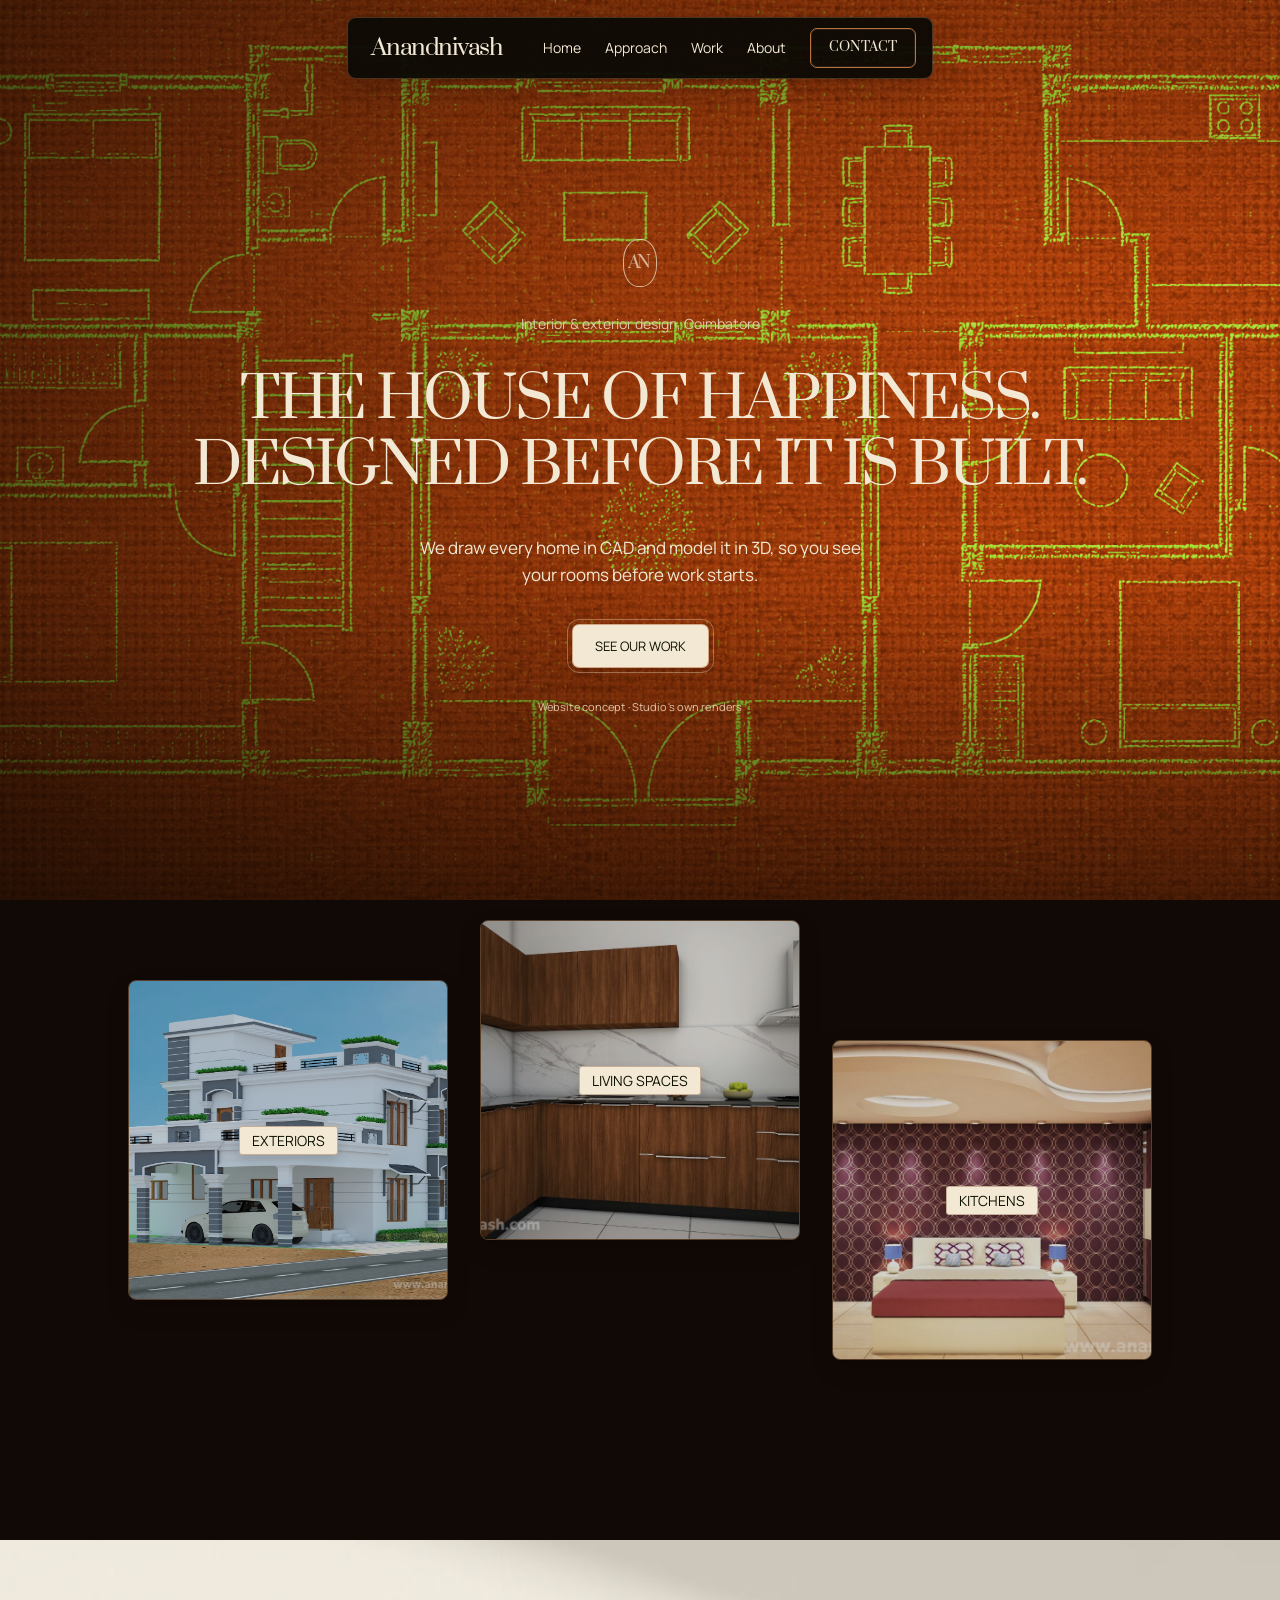
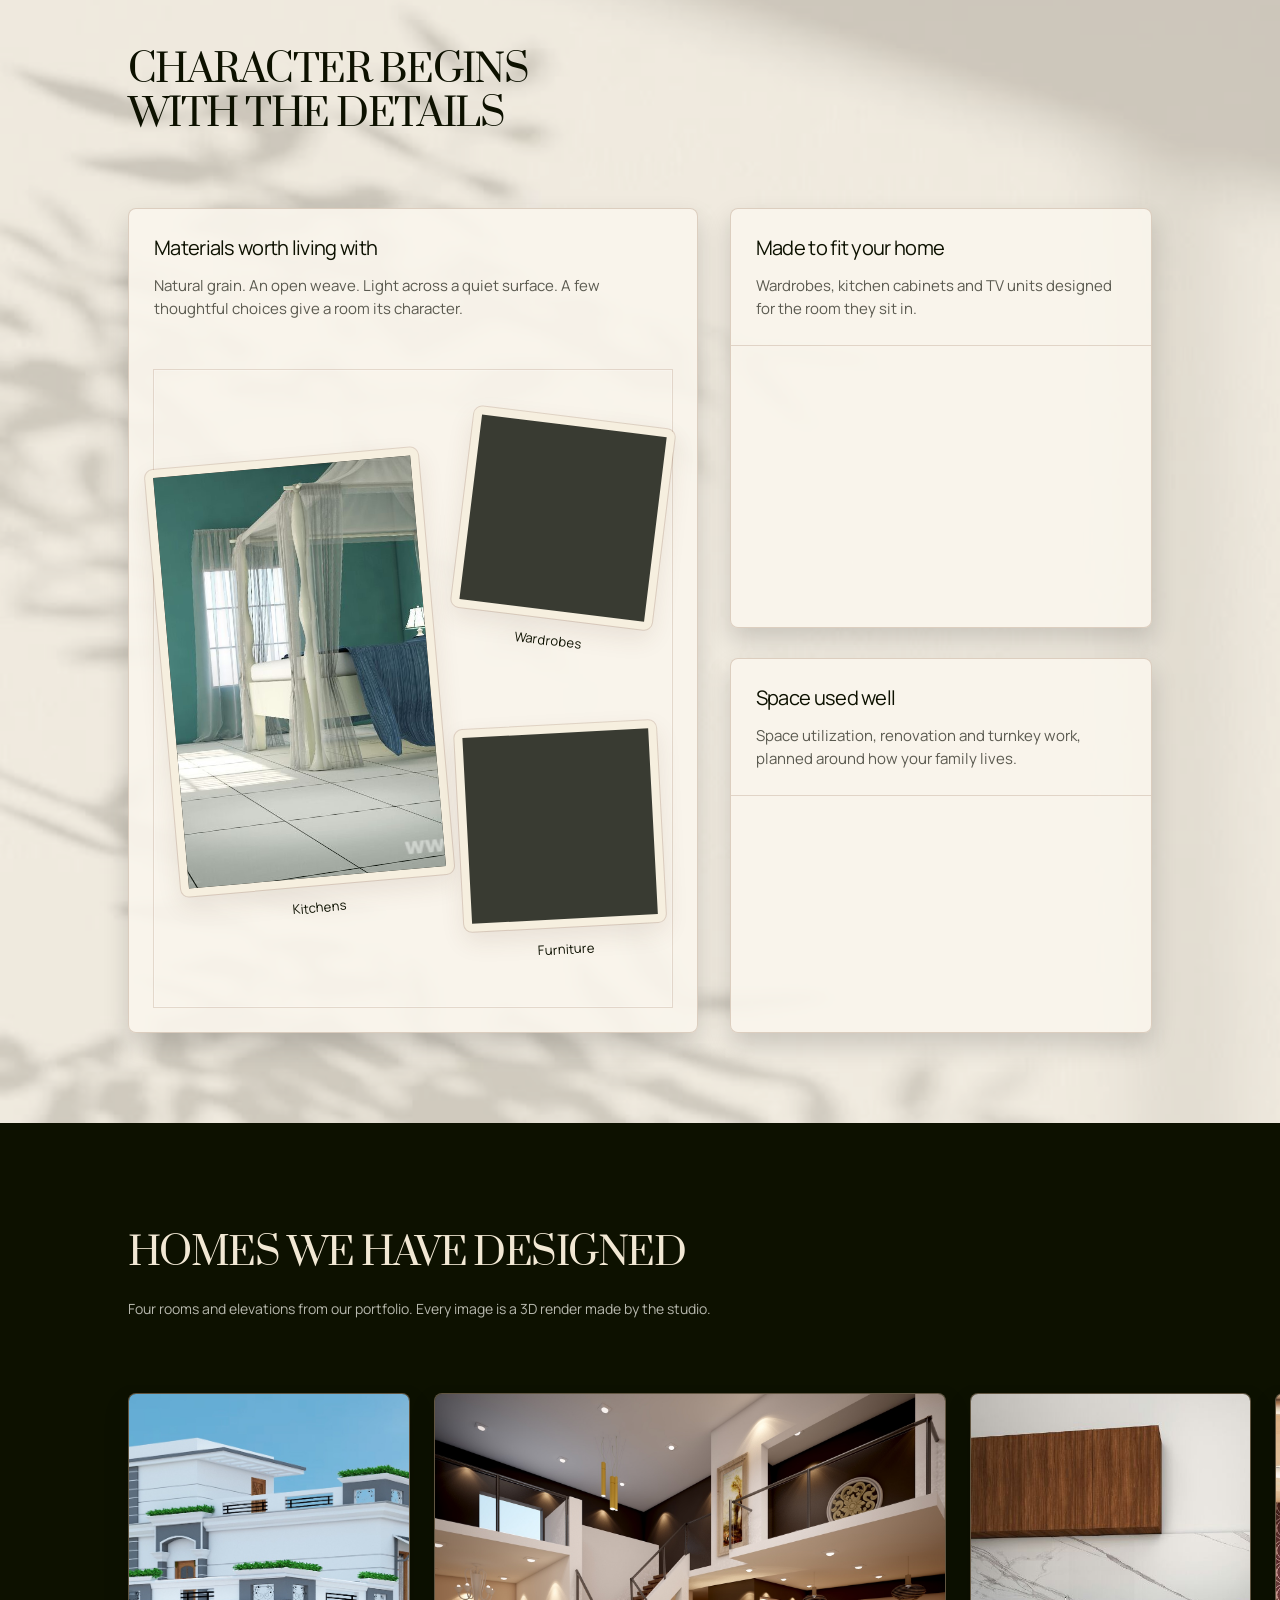
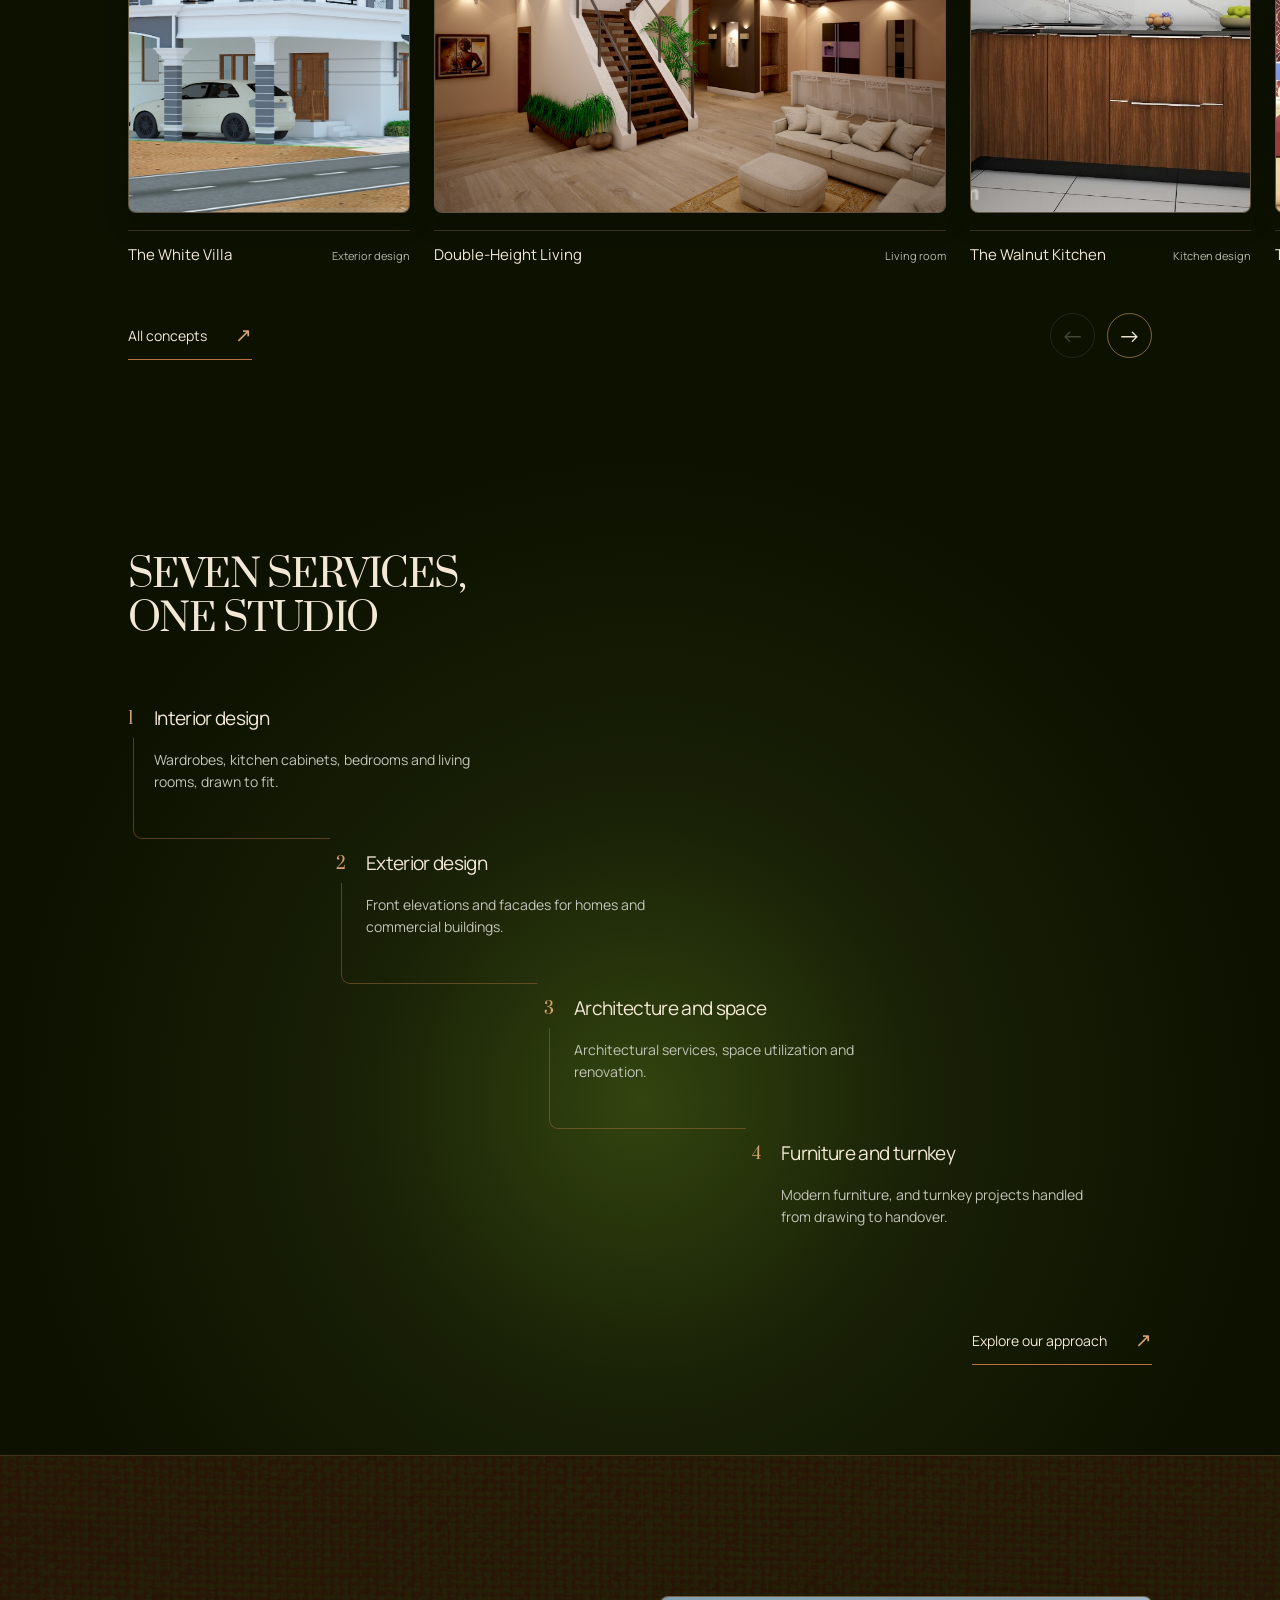
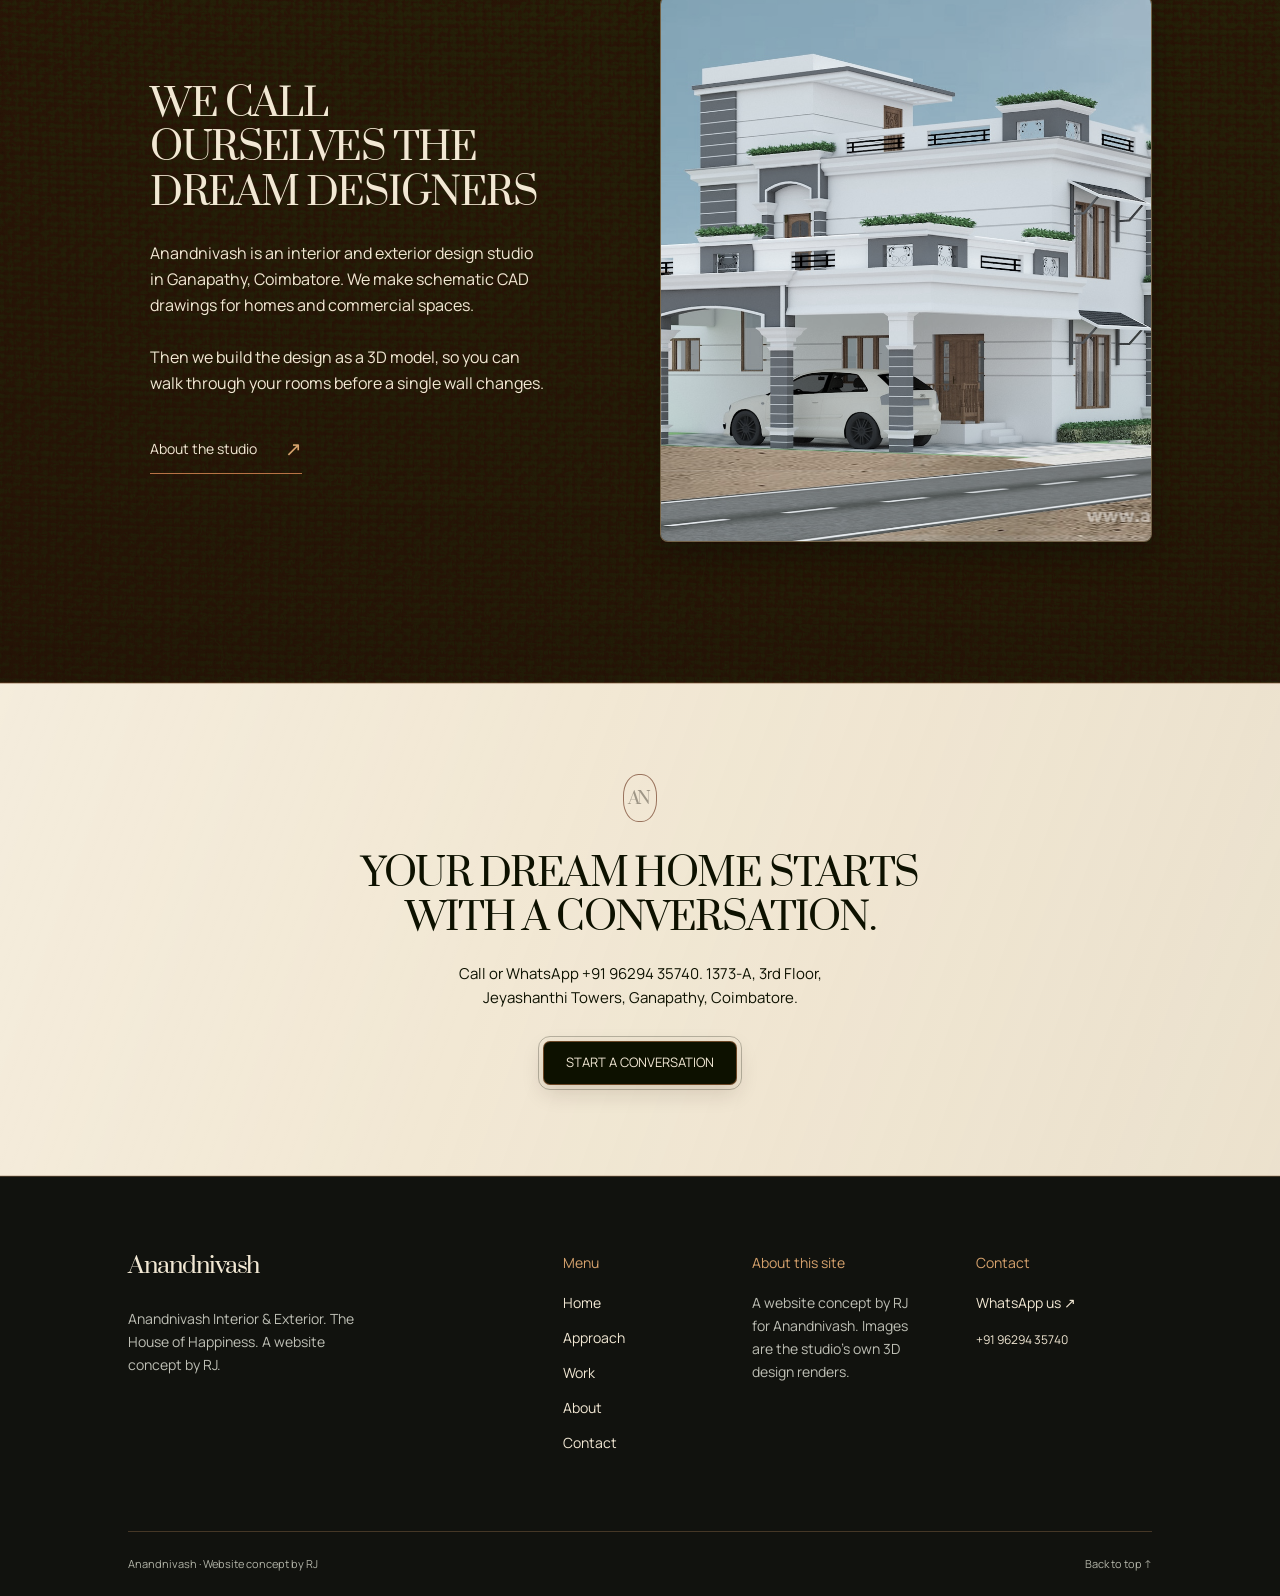
<file: index.html>
<!doctype html>
<html lang="en">
<head>
<meta charset="utf-8">
<meta name="viewport" content="width=device-width, initial-scale=1">
<meta name="description" content="Interior and exterior design in Ganapathy, Coimbatore. CAD drawings and 3D models for homes and commercial spaces. A website concept by RJ.">
<meta name="theme-color" content="#1b1613">
<title>The House of Happiness — Anandnivash</title>
<link rel="preload" as="image" href="assets/hero-woven-laptop.jpg" media="(min-width:768px)">
<link rel="preload" as="image" href="assets/hero-woven-mobile.jpg" media="(max-width:767px)">
<link rel="preload" href="assets/fonts/prata.ttf" as="font" type="font/ttf" crossorigin>
<link rel="preload" href="assets/fonts/manrope.ttf" as="font" type="font/ttf" crossorigin>
<link rel="stylesheet" href="styles.css?v=e883690e1a">
<script src="site.js?v=267ea1fb16" defer></script>
</head>
<body class="page-home">
<a class="skip-link" href="#main-content">Skip to content</a>
<header class="site-header">
  <div class="header-inner">
    <a class="wordmark" href="index.html" aria-label="Anandnivash home">Anandnivash</a>
    <nav class="desktop-nav" aria-label="Main navigation">
      <a href="index.html">Home</a><a href="process.html">Approach</a><a href="work.html">Work</a><a href="studio.html">About</a><a class="nav-contact" href="contact.html">Contact</a>
    </nav>
    <details class="mobile-menu">
      <summary aria-controls="mobile-navigation"><span class="menu-open-label">Menu</span><span class="menu-close-label">Close</span><span class="menu-lines" aria-hidden="true"></span></summary>
      <div class="menu-panel" id="mobile-navigation"><nav aria-label="Mobile navigation"><a href="index.html">Home</a><a href="process.html">Approach</a><a href="work.html">Work</a><a href="studio.html">About</a><a href="contact.html">Contact</a></nav><p class="menu-note">A website concept by RJ for Anandnivash. Images are the studio&#x27;s own 3D design renders.</p></div>
    </details>
  </div>
</header>

<main id="main-content"><section class="home-hero" aria-labelledby="hero-title">
  <div class="hero-film" aria-hidden="true">
    <picture class="hero-film-poster"><source media="(max-width:767px)" srcset="assets/hero-woven-mobile.jpg"><img src="assets/hero-woven-laptop.jpg" alt="" width="1920" height="1080" fetchpriority="high"></picture>
    <video class="hero-film-video" muted loop playsinline preload="none" data-hero-film data-desktop-src="assets/hero-woven-laptop.mp4" data-mobile-src="assets/hero-woven-mobile.mp4"></video>
  </div>
  <div class="hero-main container">
    <span class="studio-seal" aria-hidden="true">AN</span>
    <p class="hero-kicker">Interior &amp; exterior design, Coimbatore</p>
    <h1 id="hero-title">The House of Happiness. Designed before it is built.</h1>
    <p class="hero-description">We draw every home in CAD and model it in 3D, so you see your rooms before work starts.</p>
    <a class="button-link" href="work.html">See our work</a>
    <p class="hero-sample">Website concept · Studio&#x27;s own renders</p>
  </div>
  <div class="hero-categories container">
    <a class="category-card" href="white-villa.html"><div class="category-photo"><img src="assets/an/r4.jpg" srcset="assets/an/r4.jpg 1600w, assets/an/r4.jpg 1600w" sizes="(max-width: 767px) calc(100vw - 44px), 50vw" width="1600" height="1067" alt="3D render of a two-storey white villa with a car porch and planted terraces" loading="lazy" decoding="async" style="object-position:50% 50%"></div><span class="category-label">Exteriors</span></a>
    <a class="category-card" href="walnut-kitchen.html"><div class="category-photo"><img src="assets/an/r26.jpg" srcset="assets/an/r26.jpg 1280w, assets/an/r26.jpg 1280w" sizes="(max-width: 767px) calc(100vw - 44px), 50vw" width="1280" height="720" alt="3D render of an L-shaped kitchen in walnut with a marble backsplash" loading="lazy" decoding="async" style="object-position:50% 50%"></div><span class="category-label">Living spaces</span></a>
    <a class="category-card" href="purple-bedroom.html"><div class="category-photo"><img src="assets/an/r12.jpg" srcset="assets/an/r12.jpg 1280w, assets/an/r12.jpg 1280w" sizes="(max-width: 767px) calc(100vw - 44px), 50vw" width="1280" height="720" alt="3D render of a bedroom with a plum feature wall and a built-in wardrobe" loading="lazy" decoding="async" style="object-position:50% 50%"></div><span class="category-label">Kitchens</span></a>
  </div>
</section>

<section class="craft-section section surface-cream">
  <div class="craft-film" aria-hidden="true">
    <img src="assets/craft-light.jpg" alt="" width="720" height="1280" loading="lazy" decoding="async">
    <video muted loop playsinline preload="none" data-craft-film data-src="assets/craft-light.mp4"></video>
  </div>
  <div class="container">
    <h2 class="heading craft-heading" data-reveal="text">Character begins with the details</h2>
    <div class="craft-grid">
      <article class="craft-panel material-study"><div class="panel-copy"><h3>Materials worth living with</h3><p>Natural grain. An open weave. Light across a quiet surface. A few thoughtful choices give a room its character.</p></div><div class="material-board"><figure class="material-sample sample-timber"><div class="media-frame"><img src="assets/an/r14.jpg" srcset="assets/an/r14.jpg 1280w, assets/an/r14.jpg 1280w" sizes="(max-width: 767px) calc(100vw - 44px), 50vw" width="1280" height="720" alt="A teal bedroom with a canopy bed. Studio 3D render." loading="lazy" decoding="async" style="object-position:50% 50%"></div><figcaption>Kitchens</figcaption></figure><figure class="material-sample sample-weave"><div class="media-frame"><img src="assets/textile.jpg" srcset="assets/textile-800.jpg 800w, assets/textile.jpg 2000w" sizes="(max-width: 767px) calc(100vw - 44px), 50vw" width="2000" height="1500" alt="Fine red woven fabric texture" loading="lazy" decoding="async" style="object-position:50% 50%"></div><figcaption>Wardrobes</figcaption></figure><figure class="material-sample sample-light"><div class="media-frame"><img src="assets/an/r19.jpg" srcset="assets/an/r19.jpg 1280w, assets/an/r19.jpg 1280w" sizes="(max-width: 767px) calc(100vw - 44px), 50vw" width="1280" height="720" alt="A TV wall from another living room design. Studio 3D render." loading="lazy" decoding="async" style="object-position:50% 50%"></div><figcaption>Furniture</figcaption></figure></div></article>
      <div class="craft-pair"><article class="craft-panel"><div class="panel-copy"><h3>Made to fit your home</h3><p>Wardrobes, kitchen cabinets and TV units designed for the room they sit in.</p></div><div class="craft-photo" data-reveal="image"><img src="assets/an/r5.jpg" srcset="assets/an/r5.jpg 1600w, assets/an/r5.jpg 1600w" sizes="(max-width: 767px) calc(100vw - 44px), 50vw" width="1600" height="1067" alt="A side view of the same design. Studio 3D render." loading="lazy" decoding="async" style="object-position:50% 50%"></div></article><article class="craft-panel"><div class="panel-copy"><h3>Space used well</h3><p>Space utilization, renovation and turnkey work, planned around how your family lives.</p></div><div class="craft-photo" data-reveal="image"><img src="assets/an/r24.jpg" srcset="assets/an/r24.jpg 1280w, assets/an/r24.jpg 1280w" sizes="(max-width: 767px) calc(100vw - 44px), 50vw" width="1280" height="720" alt="A second kitchen design in lavender. Studio 3D render." loading="lazy" decoding="async" style="object-position:50% 50%"></div></article></div>
    </div>
  </div>
</section>

<section class="showcase-section section surface-dark" aria-labelledby="showcase-title">
  <div class="container showcase-heading"><h2 id="showcase-title" class="heading" data-reveal="text">Homes we have designed</h2><p>Four rooms and elevations from our portfolio. Every image is a 3D render made by the studio.</p></div>
  <div class="showcase" data-showcase><div class="showcase-track" data-showcase-track tabindex="0" aria-label="Concept photographs"><a class="showcase-card" href="white-villa.html" data-showcase-card><div class="media-frame"><img src="assets/an/r4.jpg" srcset="assets/an/r4.jpg 1600w, assets/an/r4.jpg 1600w" sizes="(max-width: 767px) calc(100vw - 44px), 50vw" width="1600" height="1067" alt="3D render of a two-storey white villa with a car porch and planted terraces" loading="lazy" decoding="async" style="object-position:50% 50%"></div><div class="showcase-caption"><h3>The White Villa</h3><span>Exterior design</span></div></a>
<a class="showcase-card" href="double-height-living.html" data-showcase-card><div class="media-frame"><img src="assets/an/r36.jpg" srcset="assets/an/r36.jpg 1600w, assets/an/r36.jpg 1600w" sizes="(max-width: 767px) calc(100vw - 44px), 50vw" width="1600" height="1600" alt="3D render of a double-height living room with a staircase and warm lighting" loading="lazy" decoding="async" style="object-position:50% 50%"></div><div class="showcase-caption"><h3>Double-Height Living</h3><span>Living room</span></div></a>
<a class="showcase-card" href="walnut-kitchen.html" data-showcase-card><div class="media-frame"><img src="assets/an/r26.jpg" srcset="assets/an/r26.jpg 1280w, assets/an/r26.jpg 1280w" sizes="(max-width: 767px) calc(100vw - 44px), 50vw" width="1280" height="720" alt="3D render of an L-shaped kitchen in walnut with a marble backsplash" loading="lazy" decoding="async" style="object-position:50% 50%"></div><div class="showcase-caption"><h3>The Walnut Kitchen</h3><span>Kitchen design</span></div></a>
<a class="showcase-card" href="purple-bedroom.html" data-showcase-card><div class="media-frame"><img src="assets/an/r12.jpg" srcset="assets/an/r12.jpg 1280w, assets/an/r12.jpg 1280w" sizes="(max-width: 767px) calc(100vw - 44px), 50vw" width="1280" height="720" alt="3D render of a bedroom with a plum feature wall and a built-in wardrobe" loading="lazy" decoding="async" style="object-position:50% 50%"></div><div class="showcase-caption"><h3>The Plum Bedroom</h3><span>Bedroom design</span></div></a></div><div class="showcase-controls container"><a class="text-link" href="work.html">All concepts <span aria-hidden="true">↗</span></a><div><button type="button" data-showcase-prev aria-label="Previous concept">←</button><button type="button" data-showcase-next aria-label="Next concept">→</button></div></div></div>
</section>

<section class="home-services section surface-dark" aria-labelledby="services-title"><div class="container"><h2 id="services-title" class="heading" data-reveal="text">Seven services, one studio</h2><ol class="service-staircase"><li data-reveal="text"><span aria-hidden="true">1</span><div><h3>Interior design</h3><p>Wardrobes, kitchen cabinets, bedrooms and living rooms, drawn to fit.</p></div></li><li data-reveal="text"><span aria-hidden="true">2</span><div><h3>Exterior design</h3><p>Front elevations and facades for homes and commercial buildings.</p></div></li><li data-reveal="text"><span aria-hidden="true">3</span><div><h3>Architecture and space</h3><p>Architectural services, space utilization and renovation.</p></div></li><li data-reveal="text"><span aria-hidden="true">4</span><div><h3>Furniture and turnkey</h3><p>Modern furniture, and turnkey projects handled from drawing to handover.</p></div></li></ol><a class="text-link" href="process.html">Explore our approach <span aria-hidden="true">↗</span></a></div></section>

<section class="home-origin section"><div class="container origin-layout"><div class="origin-copy"><h2 class="heading" data-reveal="text">We call ourselves the dream designers</h2><p>Anandnivash is an interior and exterior design studio in Ganapathy, Coimbatore. We make schematic CAD drawings for homes and commercial spaces.</p><p>Then we build the design as a 3D model, so you can walk through your rooms before a single wall changes.</p><a class="text-link" href="studio.html">About the studio <span aria-hidden="true">↗</span></a></div><div class="media-frame origin-photo" data-reveal="image"><img src="assets/an/r4.jpg" srcset="assets/an/r4.jpg 1600w, assets/an/r4.jpg 1600w" sizes="(max-width: 767px) calc(100vw - 44px), 50vw" width="1600" height="1067" alt="3D render of a two-storey white villa with a car porch and planted terraces" loading="lazy" decoding="async" style="object-position:50% 50%"></div></div></section>
</main>
<section class="closing-cta surface-cream"><div class="container"><span class="studio-seal" aria-hidden="true">AN</span><h2 class="heading" data-reveal="text">Your dream home starts with a conversation.</h2><p>Call or WhatsApp +91 96294 35740. 1373-A, 3rd Floor, Jeyashanthi Towers, Ganapathy, Coimbatore.</p><a class="button-link button-dark" href="contact.html">Start a conversation</a></div></section>
<footer class="site-footer surface-dark"><div class="container"><div class="footer-grid"><div class="footer-brand"><a class="wordmark" href="index.html">Anandnivash</a><p>Anandnivash Interior &amp; Exterior. The House of Happiness. A website concept by RJ.</p></div><nav aria-label="Footer navigation"><h2>Menu</h2><a href="index.html">Home</a><a href="process.html">Approach</a><a href="work.html">Work</a><a href="studio.html">About</a><a href="contact.html">Contact</a></nav><div><h2>About this site</h2><p>A website concept by RJ for Anandnivash. Images are the studio&#x27;s own 3D design renders.</p></div><div><h2>Contact</h2><a href="https://wa.me/919629435740?text=Hi%20Anandnivash%2C%20I%27d%20like%20to%20talk%20about%20designing%20my%20home.">WhatsApp us <span aria-hidden="true">↗</span></a><a class="footer-phone" href="https://wa.me/919629435740?text=Hi%20Anandnivash%2C%20I%27d%20like%20to%20talk%20about%20designing%20my%20home.">+91 96294 35740</a></div></div><div class="footer-bottom"><p>Anandnivash · Website concept by RJ</p><a href="#main-content">Back to top ↑</a></div></div></footer>

</body>
</html>
</file>
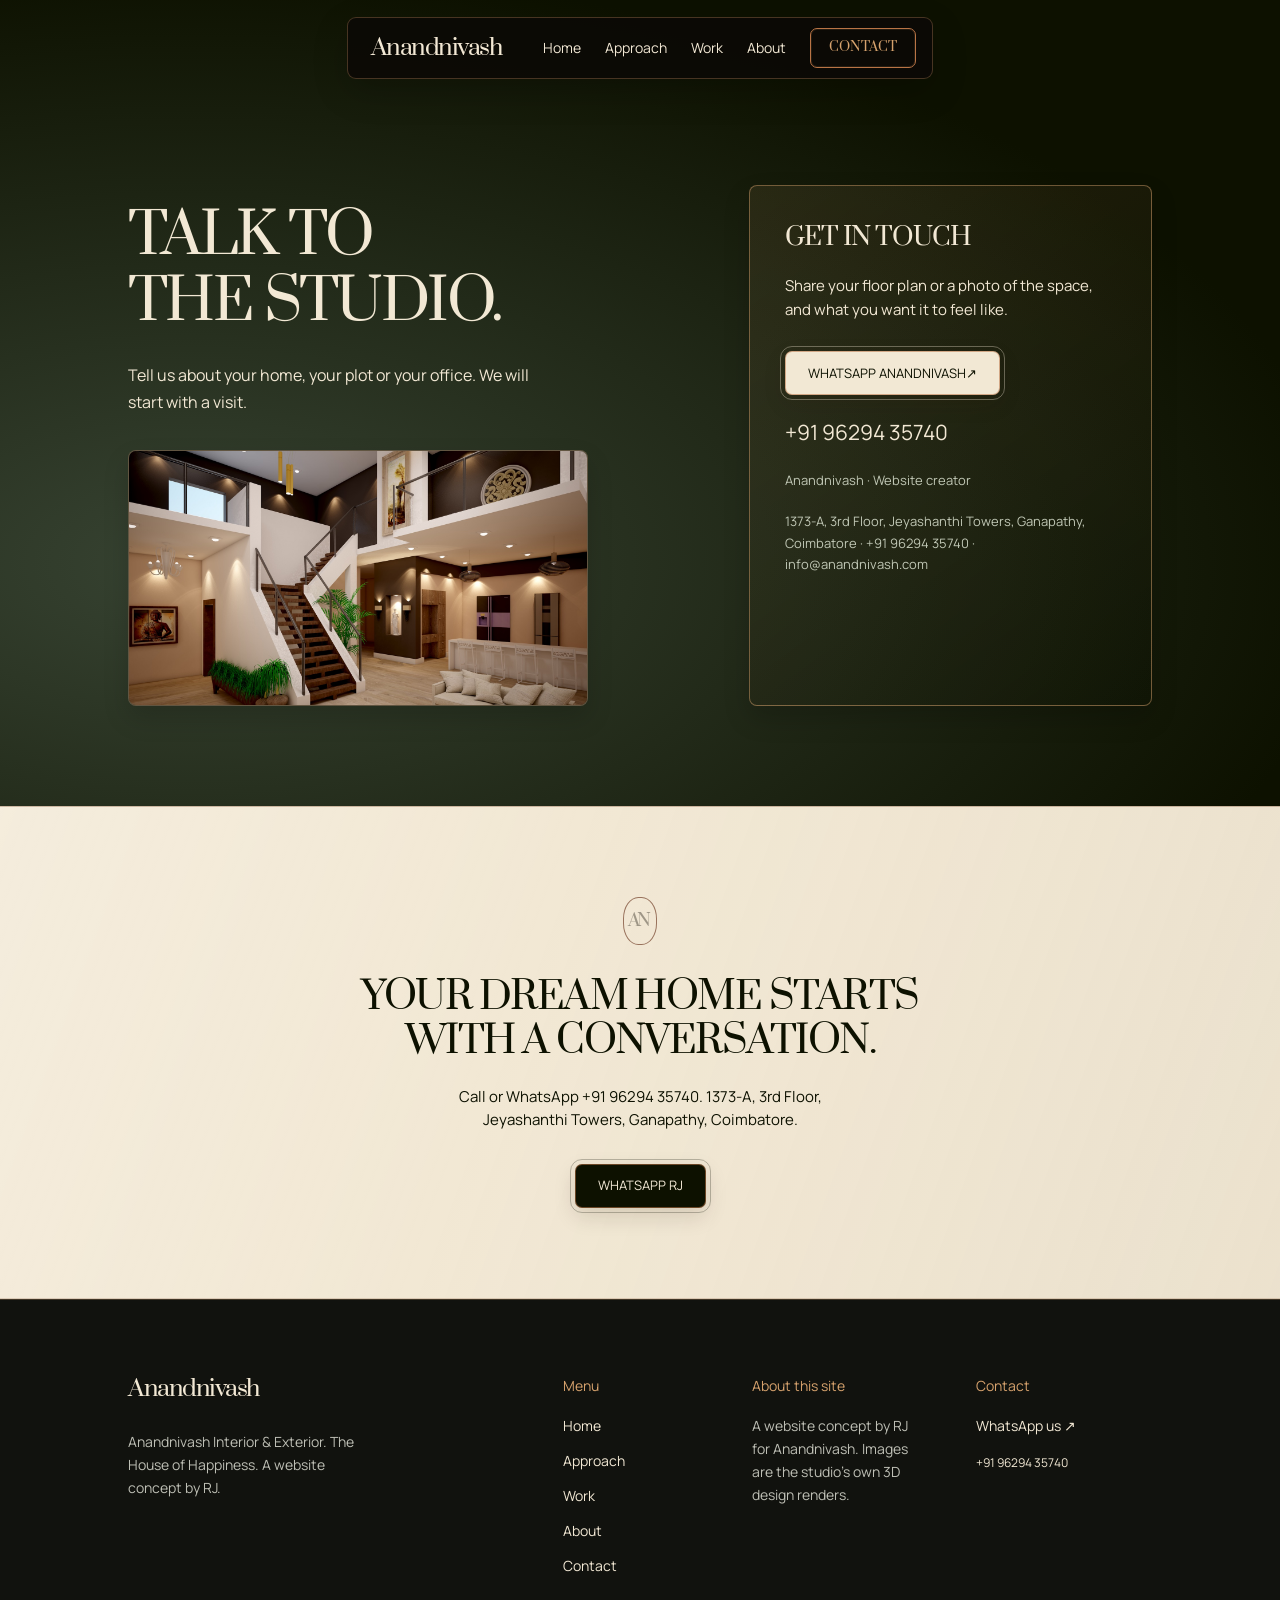
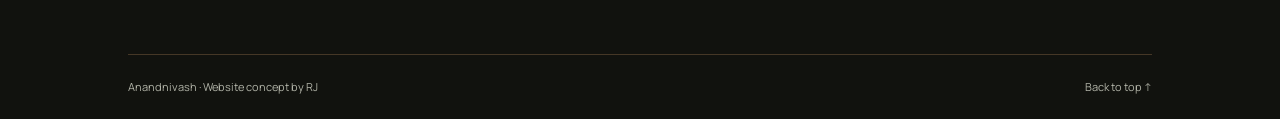
<file: contact.html>
<!doctype html>
<html lang="en">
<head>
<meta charset="utf-8">
<meta name="viewport" content="width=device-width, initial-scale=1">
<meta name="description" content="Interior and exterior design in Ganapathy, Coimbatore. CAD drawings and 3D models for homes and commercial spaces. A website concept by RJ.">
<meta name="theme-color" content="#1b1613">
<title>Contact — Anandnivash</title>

<link rel="preload" href="assets/fonts/prata.ttf" as="font" type="font/ttf" crossorigin>
<link rel="preload" href="assets/fonts/manrope.ttf" as="font" type="font/ttf" crossorigin>
<link rel="stylesheet" href="styles.css?v=e883690e1a">
<script src="site.js?v=267ea1fb16" defer></script>
</head>
<body class="page-interior page-contact">
<a class="skip-link" href="#main-content">Skip to content</a>
<header class="site-header">
  <div class="header-inner">
    <a class="wordmark" href="index.html" aria-label="Anandnivash home">Anandnivash</a>
    <nav class="desktop-nav" aria-label="Main navigation">
      <a href="index.html">Home</a><a href="process.html">Approach</a><a href="work.html">Work</a><a href="studio.html">About</a><a class="nav-contact" href="contact.html" aria-current="page">Contact</a>
    </nav>
    <details class="mobile-menu">
      <summary aria-controls="mobile-navigation"><span class="menu-open-label">Menu</span><span class="menu-close-label">Close</span><span class="menu-lines" aria-hidden="true"></span></summary>
      <div class="menu-panel" id="mobile-navigation"><nav aria-label="Mobile navigation"><a href="index.html">Home</a><a href="process.html">Approach</a><a href="work.html">Work</a><a href="studio.html">About</a><a href="contact.html" aria-current="page">Contact</a></nav><p class="menu-note">A website concept by RJ for Anandnivash. Images are the studio&#x27;s own 3D design renders.</p></div>
    </details>
  </div>
</header>

<main id="main-content"><section class="fl-contact surface-forest" aria-labelledby="contact-title">
  <div class="container fl-contact-layout">
    <div class="fl-contact-copy">
      <h1 id="contact-title" class="display" data-reveal="text">Talk to the studio.</h1>
      <p class="page-lead">Tell us about your home, your plot or your office. We will start with a visit.</p>
    </div>
    <div class="fl-contact-panel">
      <h2 class="heading">Get in touch</h2>
      <p>Share your floor plan or a photo of the space, and what you want it to feel like.</p>
      <a class="button-link" href="https://wa.me/919629435740?text=Hi%20Anandnivash%2C%20I%27d%20like%20to%20talk%20about%20designing%20my%20home." aria-describedby="contact-disclosure">WhatsApp Anandnivash <span aria-hidden="true">↗</span></a>
      <p class="fl-contact-phone">+91 96294 35740</p>
      <p class="fl-contact-name">Anandnivash · Website creator</p>
      <p id="contact-disclosure" class="fl-contact-note">1373-A, 3rd Floor, Jeyashanthi Towers, Ganapathy, Coimbatore · +91 96294 35740 · info@anandnivash.com</p>
    </div>
    <div class="fl-contact-photo media-frame media-wide" data-reveal="image"><img src="assets/an/r36.jpg" srcset="assets/an/r36.jpg 1600w, assets/an/r36.jpg 1600w" sizes="(max-width: 767px) calc(100vw - 44px), 50vw" width="1600" height="1600" alt="3D render of a double-height living room with a staircase and warm lighting" loading="lazy" decoding="async" style="object-position:50% 50%"></div>
  </div>
</section>
</main>
<section class="closing-cta surface-cream"><div class="container"><span class="studio-seal" aria-hidden="true">AN</span><h2 class="heading" data-reveal="text">Your dream home starts with a conversation.</h2><p>Call or WhatsApp +91 96294 35740. 1373-A, 3rd Floor, Jeyashanthi Towers, Ganapathy, Coimbatore.</p><a class="button-link button-dark" href="https://wa.me/919629435740?text=Hi%20Anandnivash%2C%20I%27d%20like%20to%20talk%20about%20designing%20my%20home.">WhatsApp RJ</a></div></section>
<footer class="site-footer surface-dark"><div class="container"><div class="footer-grid"><div class="footer-brand"><a class="wordmark" href="index.html">Anandnivash</a><p>Anandnivash Interior &amp; Exterior. The House of Happiness. A website concept by RJ.</p></div><nav aria-label="Footer navigation"><h2>Menu</h2><a href="index.html">Home</a><a href="process.html">Approach</a><a href="work.html">Work</a><a href="studio.html">About</a><a href="contact.html">Contact</a></nav><div><h2>About this site</h2><p>A website concept by RJ for Anandnivash. Images are the studio&#x27;s own 3D design renders.</p></div><div><h2>Contact</h2><a href="https://wa.me/919629435740?text=Hi%20Anandnivash%2C%20I%27d%20like%20to%20talk%20about%20designing%20my%20home.">WhatsApp us <span aria-hidden="true">↗</span></a><a class="footer-phone" href="https://wa.me/919629435740?text=Hi%20Anandnivash%2C%20I%27d%20like%20to%20talk%20about%20designing%20my%20home.">+91 96294 35740</a></div></div><div class="footer-bottom"><p>Anandnivash · Website concept by RJ</p><a href="#main-content">Back to top ↑</a></div></div></footer>

</body>
</html>
</file>
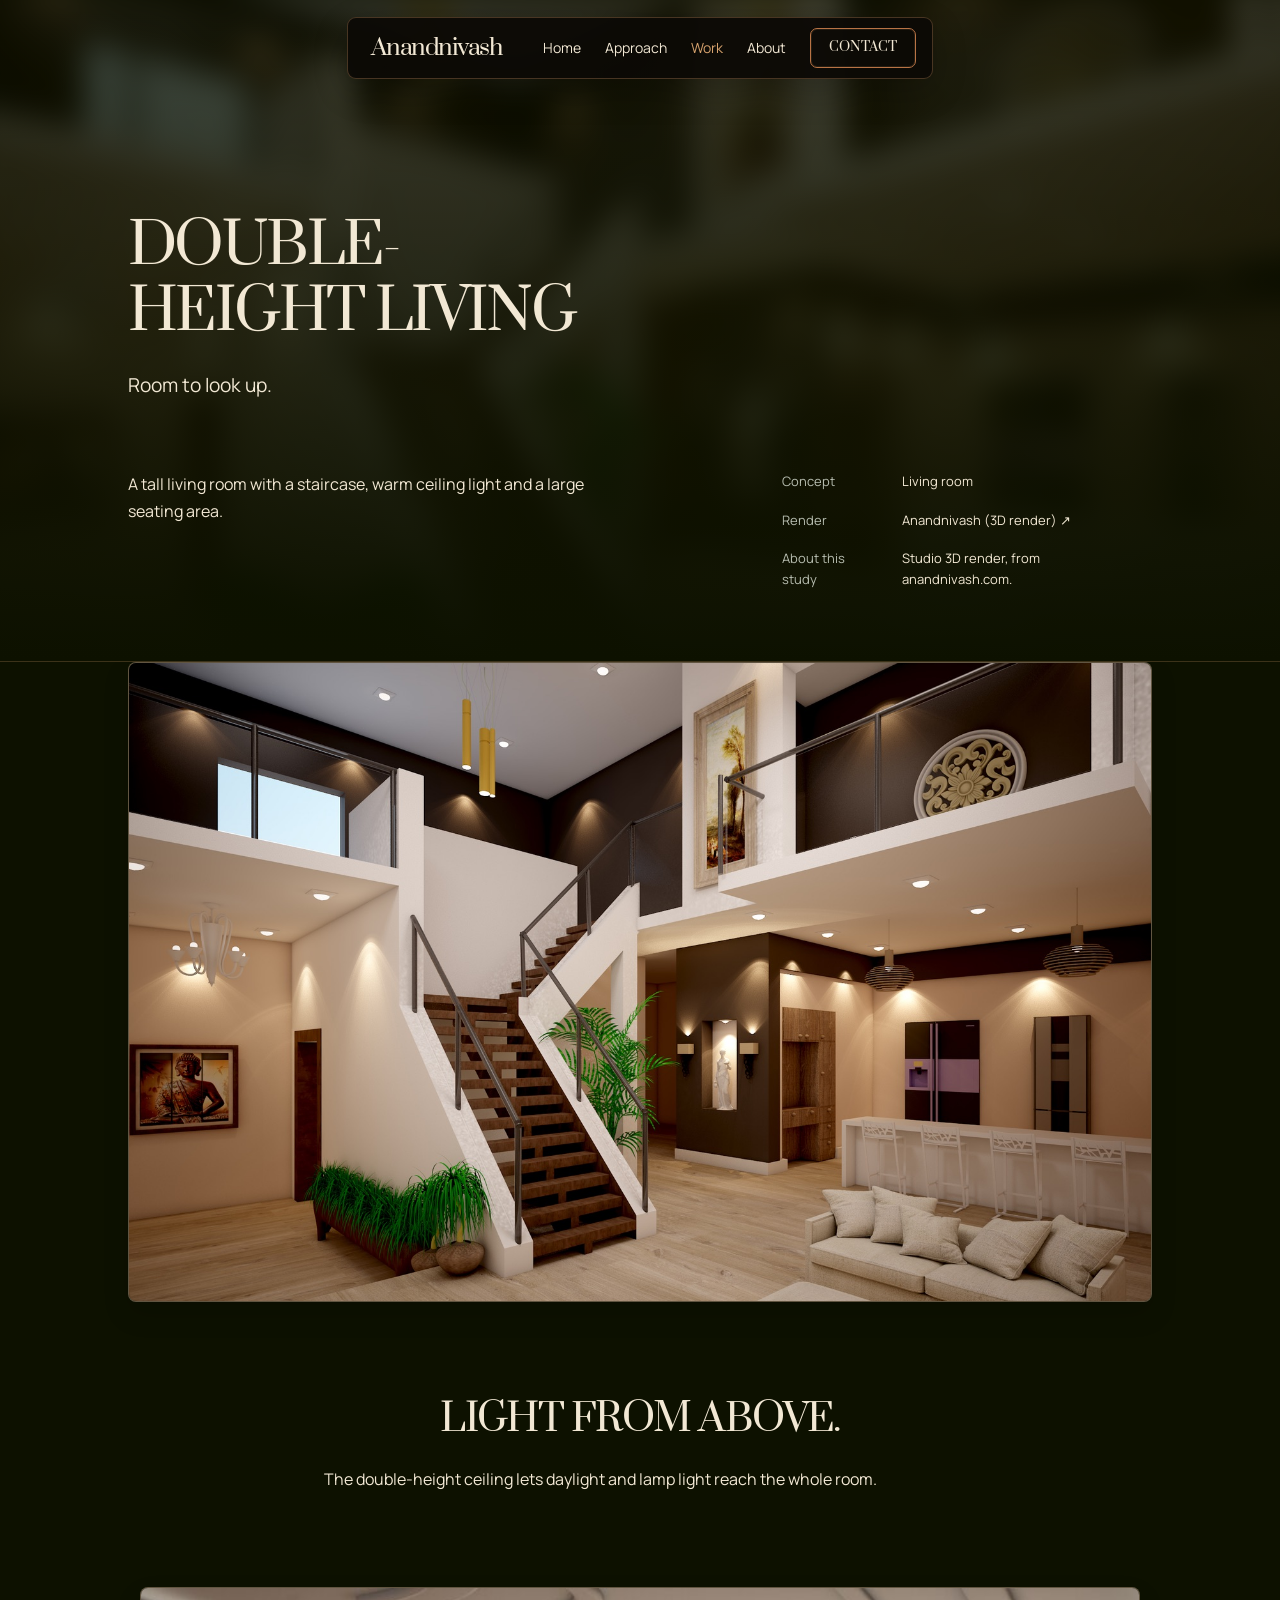
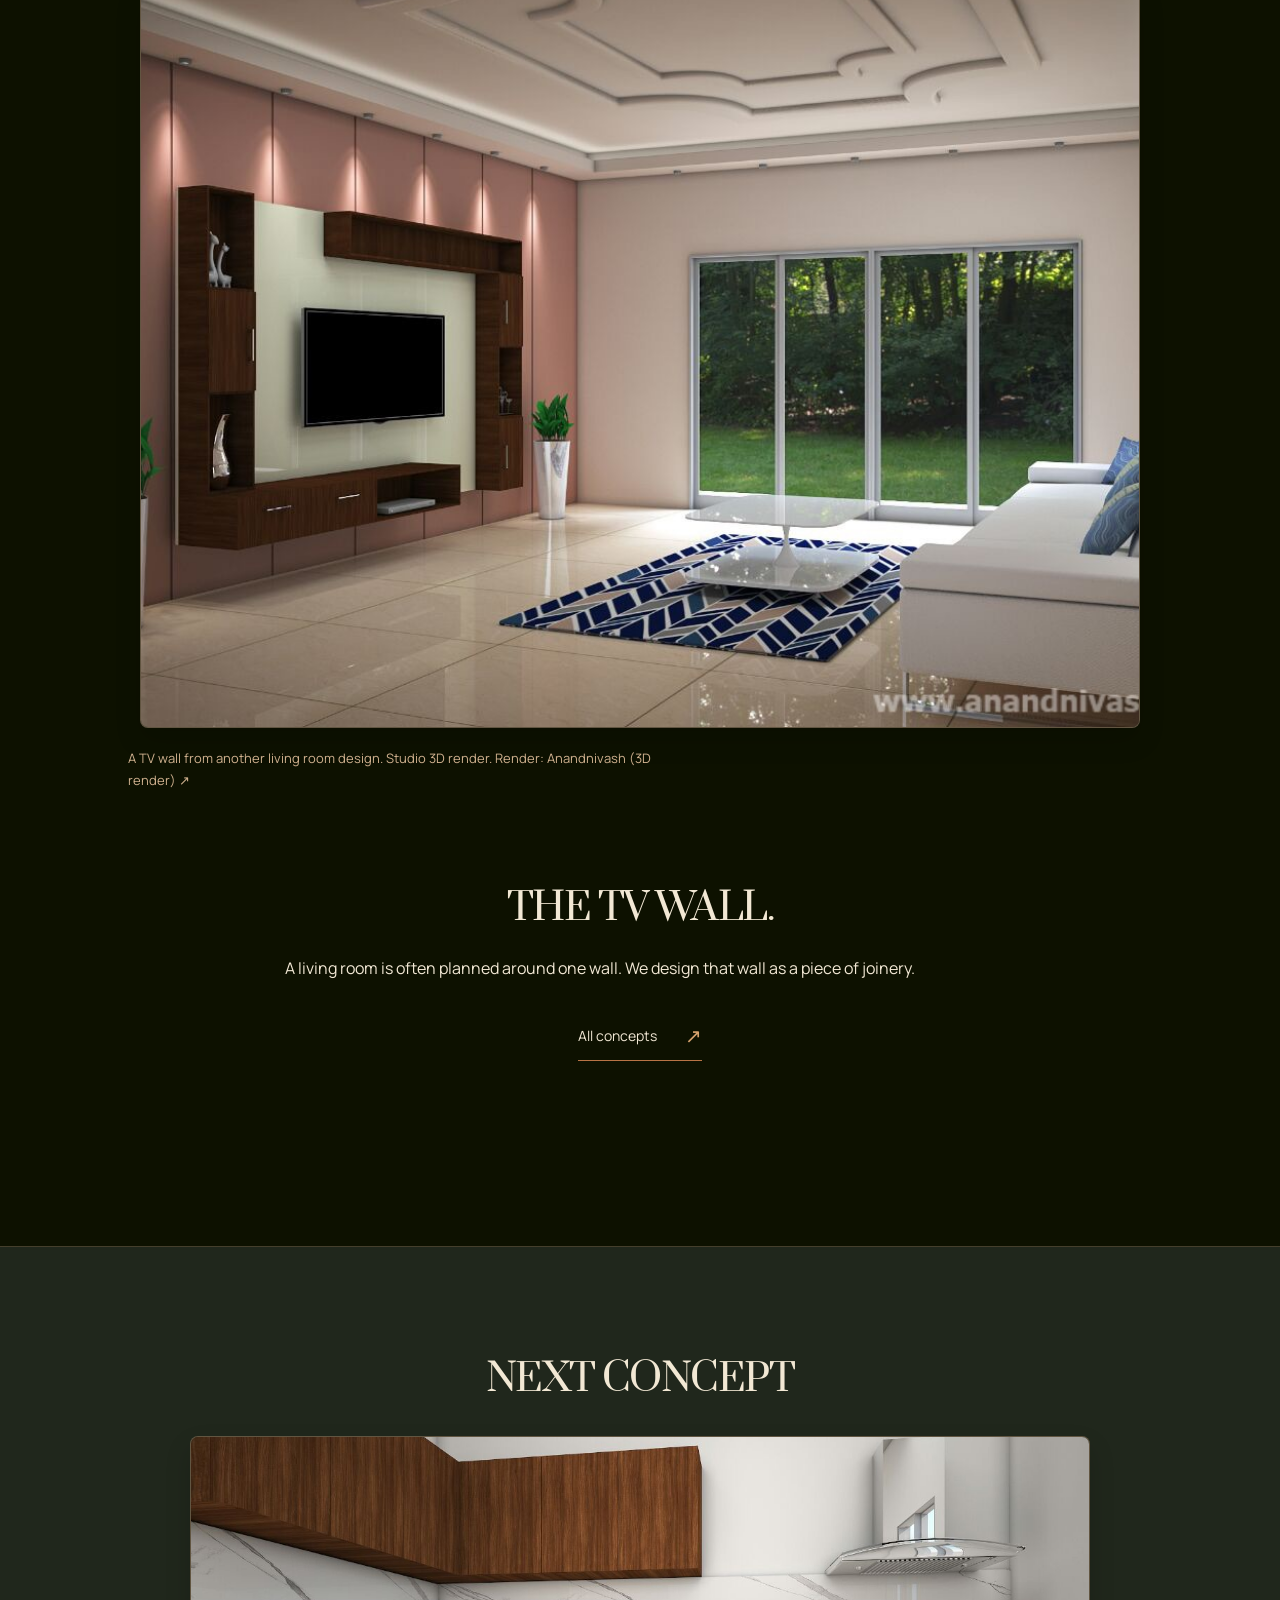
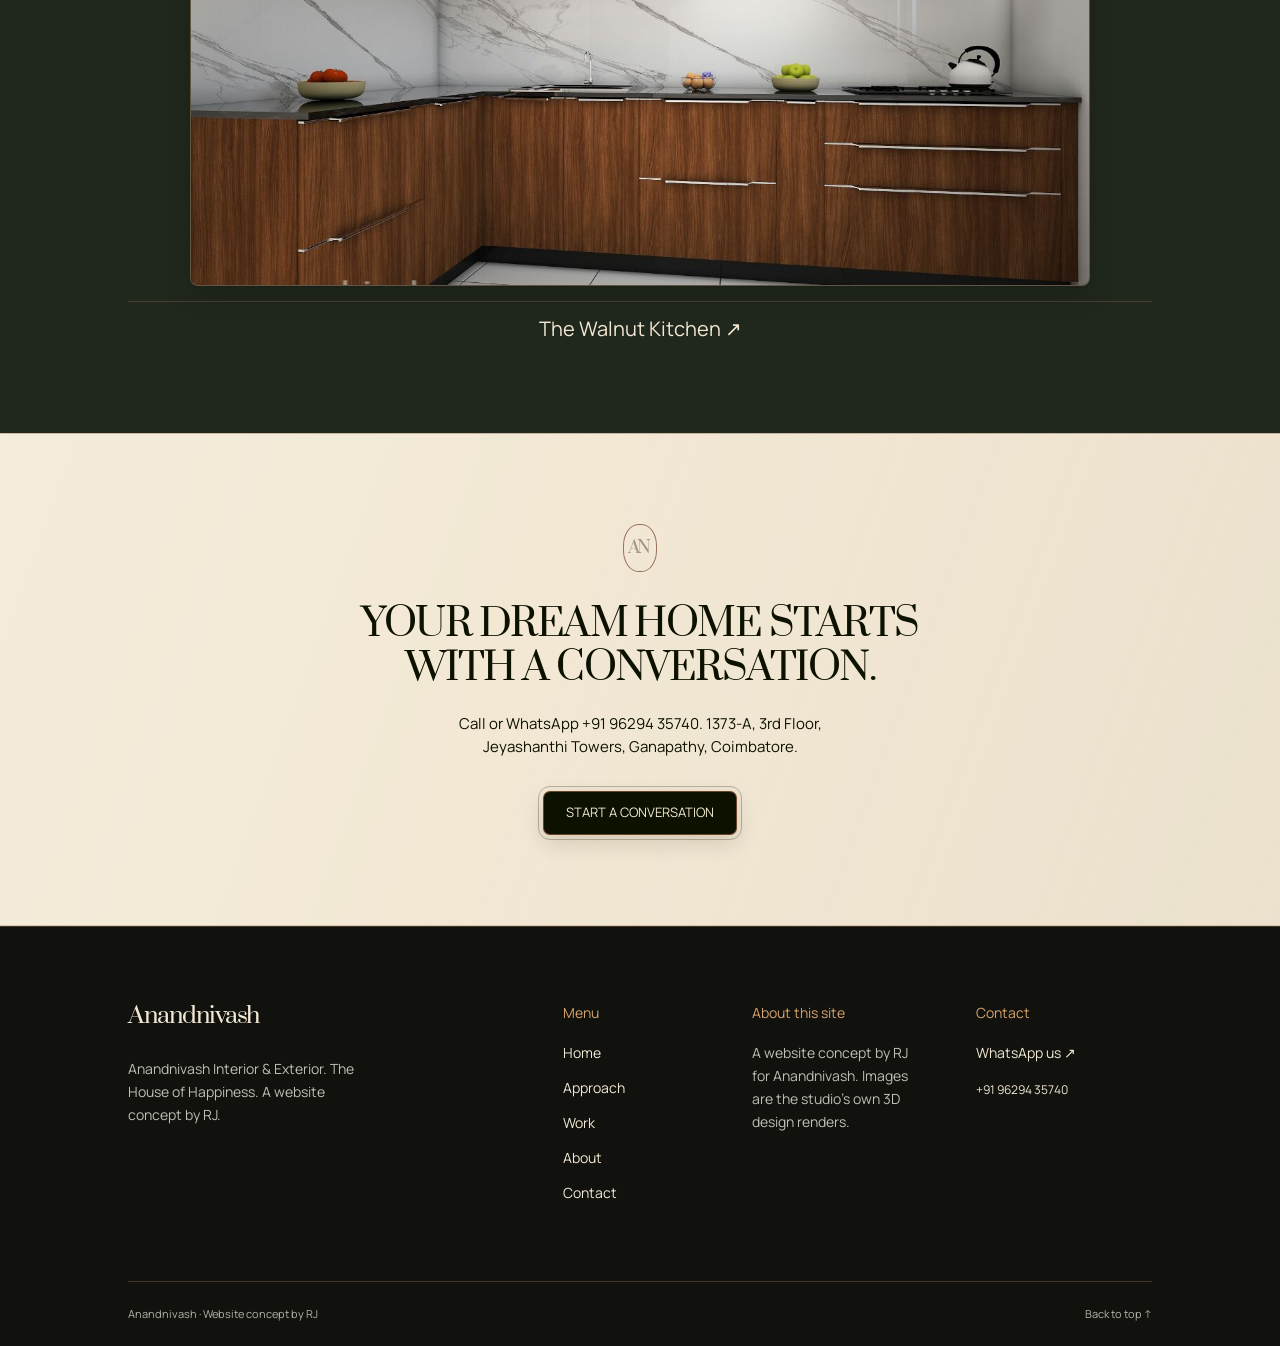
<file: double-height-living.html>
<!doctype html>
<html lang="en">
<head>
<meta charset="utf-8">
<meta name="viewport" content="width=device-width, initial-scale=1">
<meta name="description" content="A tall living room with a staircase, warm ceiling light and a large seating area.">
<meta name="theme-color" content="#1b1613">
<title>Double-Height Living — Anandnivash</title>

<link rel="preload" href="assets/fonts/prata.ttf" as="font" type="font/ttf" crossorigin>
<link rel="preload" href="assets/fonts/manrope.ttf" as="font" type="font/ttf" crossorigin>
<link rel="stylesheet" href="styles.css?v=e883690e1a">
<script src="site.js?v=267ea1fb16" defer></script>
</head>
<body class="page-interior page-project">
<a class="skip-link" href="#main-content">Skip to content</a>
<header class="site-header">
  <div class="header-inner">
    <a class="wordmark" href="index.html" aria-label="Anandnivash home">Anandnivash</a>
    <nav class="desktop-nav" aria-label="Main navigation">
      <a href="index.html">Home</a><a href="process.html">Approach</a><a href="work.html" aria-current="page">Work</a><a href="studio.html">About</a><a class="nav-contact" href="contact.html">Contact</a>
    </nav>
    <details class="mobile-menu">
      <summary aria-controls="mobile-navigation"><span class="menu-open-label">Menu</span><span class="menu-close-label">Close</span><span class="menu-lines" aria-hidden="true"></span></summary>
      <div class="menu-panel" id="mobile-navigation"><nav aria-label="Mobile navigation"><a href="index.html">Home</a><a href="process.html">Approach</a><a href="work.html" aria-current="page">Work</a><a href="studio.html">About</a><a href="contact.html">Contact</a></nav><p class="menu-note">A website concept by RJ for Anandnivash. Images are the studio&#x27;s own 3D design renders.</p></div>
    </details>
  </div>
</header>

<main id="main-content"><article class="surface-dark">
  <header class="fl-project-intro">
    <div class="fl-project-backdrop" aria-hidden="true"><img src="assets/an/r36.jpg" srcset="assets/an/r36.jpg 1600w, assets/an/r36.jpg 1600w" sizes="100vw" width="1600" height="1600" alt="3D render of a double-height living room with a staircase and warm lighting" loading="eager" decoding="async" fetchpriority="high" style="object-position:50% 50%"></div>
    <div class="container">
      <div class="fl-project-heading">
        <h1 class="display" data-reveal="text">Double-Height Living</h1>
        <p class="body-large">Room to look up.</p>
      </div>
      <div class="fl-project-summary">
        <p>A tall living room with a staircase, warm ceiling light and a large seating area.</p>
        <dl>
          <div><dt>Concept</dt><dd>Living room</dd></div>
          <div><dt>Render</dt><dd><a href="https://anandnivash.com/project.html">Anandnivash (3D render) <span aria-hidden="true">↗</span></a></dd></div>
          <div><dt>About this study</dt><dd>Studio 3D render, from anandnivash.com.</dd></div>
        </dl>
      </div>
    </div>
  </header>
  <div class="container fl-project-gallery">
    <figure class="media-frame media-wide" data-reveal="image"><img src="assets/an/r36.jpg" srcset="assets/an/r36.jpg 1600w, assets/an/r36.jpg 1600w" sizes="100vw" width="1600" height="1600" alt="3D render of a double-height living room with a staircase and warm lighting" loading="eager" decoding="async" fetchpriority="high" style="object-position:50% 50%"></figure>
    <section class="fl-project-story" aria-labelledby="story-title">
      <h2 id="story-title" class="heading" data-reveal="text">Light from above.</h2>
      <p>The double-height ceiling lets daylight and lamp light reach the whole room.</p>
    </section>
    <figure>
      <div class="media-frame media-wide" data-reveal="image"><img src="assets/an/r19.jpg" srcset="assets/an/r19.jpg 1280w, assets/an/r19.jpg 1280w" sizes="(max-width: 767px) calc(100vw - 44px), 50vw" width="1280" height="720" alt="A TV wall from another living room design. Studio 3D render." loading="lazy" decoding="async" style="object-position:50% 50%"></div>
      <figcaption>A TV wall from another living room design. Studio 3D render. <a href="https://anandnivash.com/project.html">Render: Anandnivash (3D render) <span aria-hidden="true">↗</span></a></figcaption>
    </figure>
    <section class="fl-project-story" aria-labelledby="detail-title">
      <h2 id="detail-title" class="heading" data-reveal="text">The TV wall.</h2>
      <p>A living room is often planned around one wall. We design that wall as a piece of joinery.</p>
      <a class="text-link" href="work.html">All concepts <span aria-hidden="true">↗</span></a>
    </section>
  </div>
</article>
<section class="section surface-dark fl-next-project" aria-labelledby="next-title">
  <div class="container">
    <h2 id="next-title" class="heading">Next concept</h2>
    <a class="project-card" href="walnut-kitchen.html">
      <div class="media-frame media-wide" data-reveal="image"><img src="assets/an/r26.jpg" srcset="assets/an/r26.jpg 1280w, assets/an/r26.jpg 1280w" sizes="(max-width: 767px) calc(100vw - 44px), 50vw" width="1280" height="720" alt="3D render of an L-shaped kitchen in walnut with a marble backsplash" loading="lazy" decoding="async" style="object-position:50% 50%"></div>
      <div class="project-card__caption"><h3>The Walnut Kitchen <span aria-hidden="true">↗</span></h3></div>
    </a>
  </div>
</section>
</main>
<section class="closing-cta surface-cream"><div class="container"><span class="studio-seal" aria-hidden="true">AN</span><h2 class="heading" data-reveal="text">Your dream home starts with a conversation.</h2><p>Call or WhatsApp +91 96294 35740. 1373-A, 3rd Floor, Jeyashanthi Towers, Ganapathy, Coimbatore.</p><a class="button-link button-dark" href="contact.html">Start a conversation</a></div></section>
<footer class="site-footer surface-dark"><div class="container"><div class="footer-grid"><div class="footer-brand"><a class="wordmark" href="index.html">Anandnivash</a><p>Anandnivash Interior &amp; Exterior. The House of Happiness. A website concept by RJ.</p></div><nav aria-label="Footer navigation"><h2>Menu</h2><a href="index.html">Home</a><a href="process.html">Approach</a><a href="work.html">Work</a><a href="studio.html">About</a><a href="contact.html">Contact</a></nav><div><h2>About this site</h2><p>A website concept by RJ for Anandnivash. Images are the studio&#x27;s own 3D design renders.</p></div><div><h2>Contact</h2><a href="https://wa.me/919629435740?text=Hi%20Anandnivash%2C%20I%27d%20like%20to%20talk%20about%20designing%20my%20home.">WhatsApp us <span aria-hidden="true">↗</span></a><a class="footer-phone" href="https://wa.me/919629435740?text=Hi%20Anandnivash%2C%20I%27d%20like%20to%20talk%20about%20designing%20my%20home.">+91 96294 35740</a></div></div><div class="footer-bottom"><p>Anandnivash · Website concept by RJ</p><a href="#main-content">Back to top ↑</a></div></div></footer>

</body>
</html>
</file>
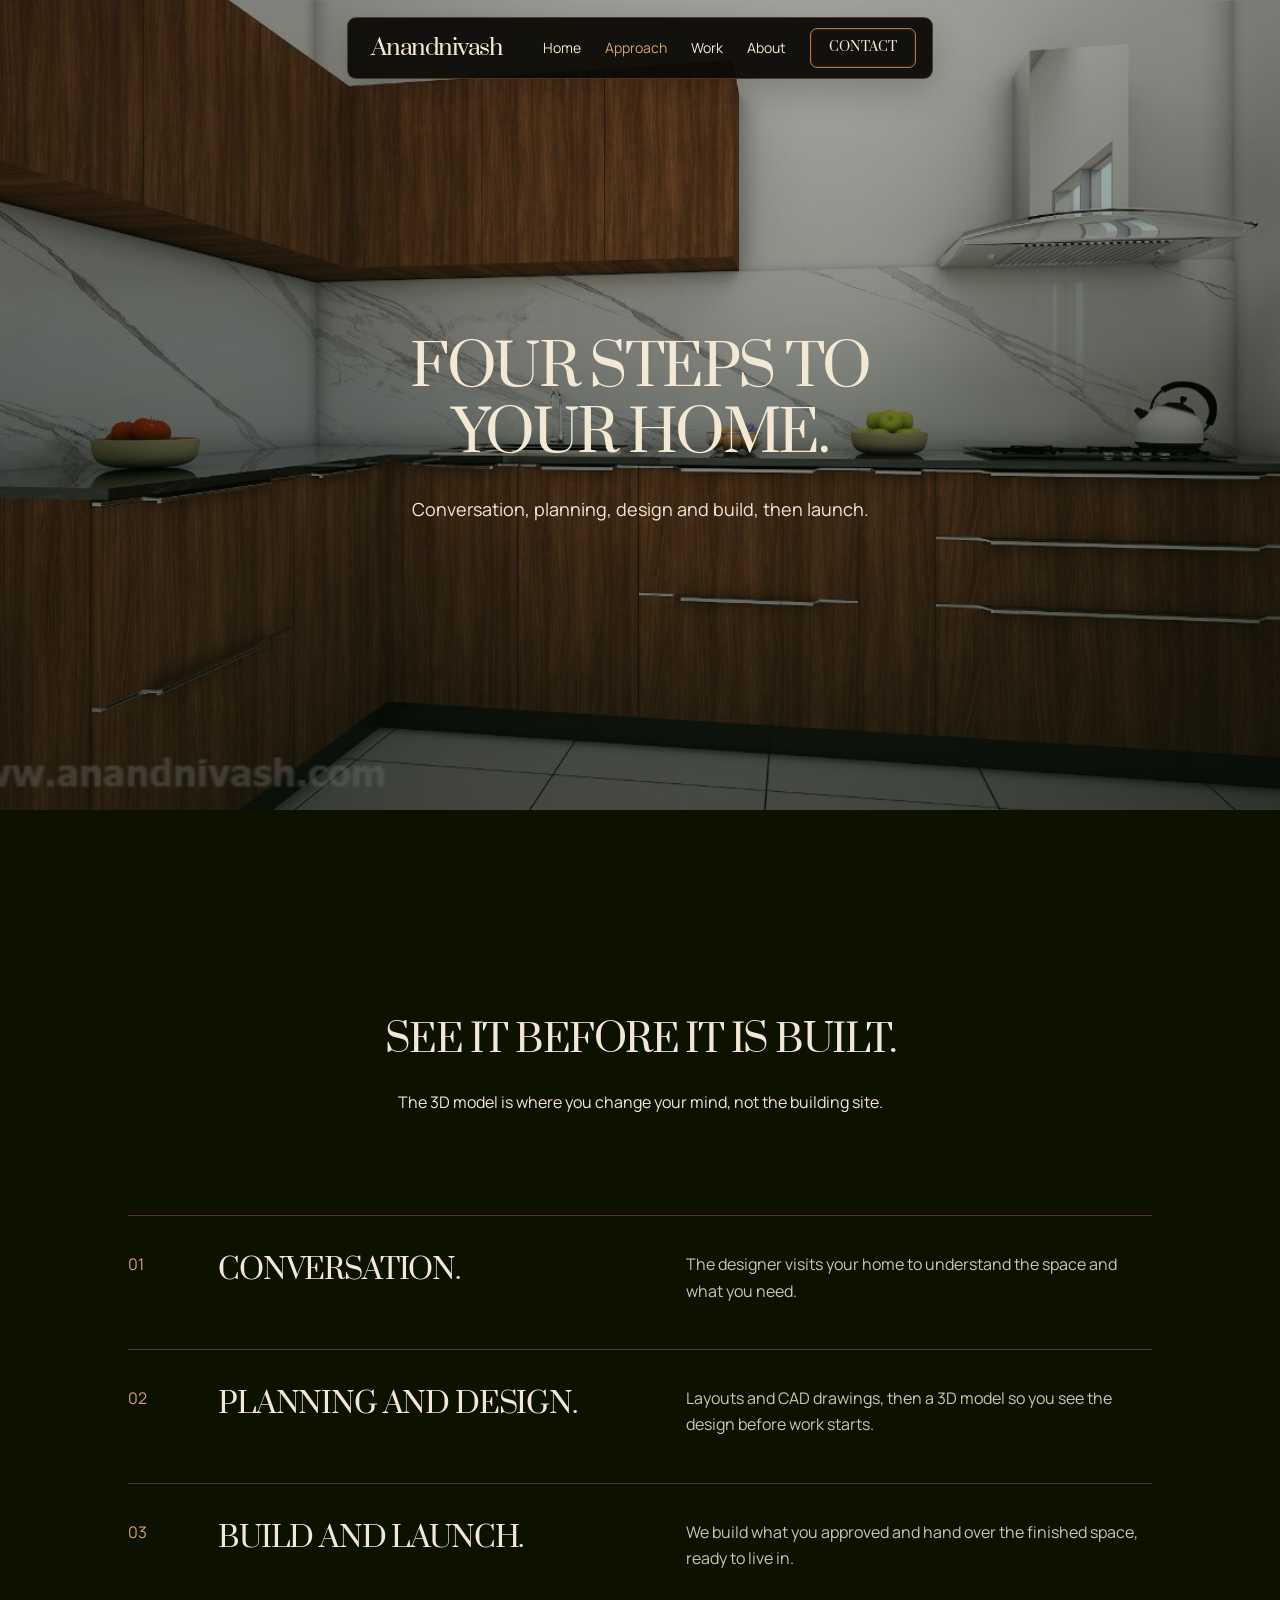
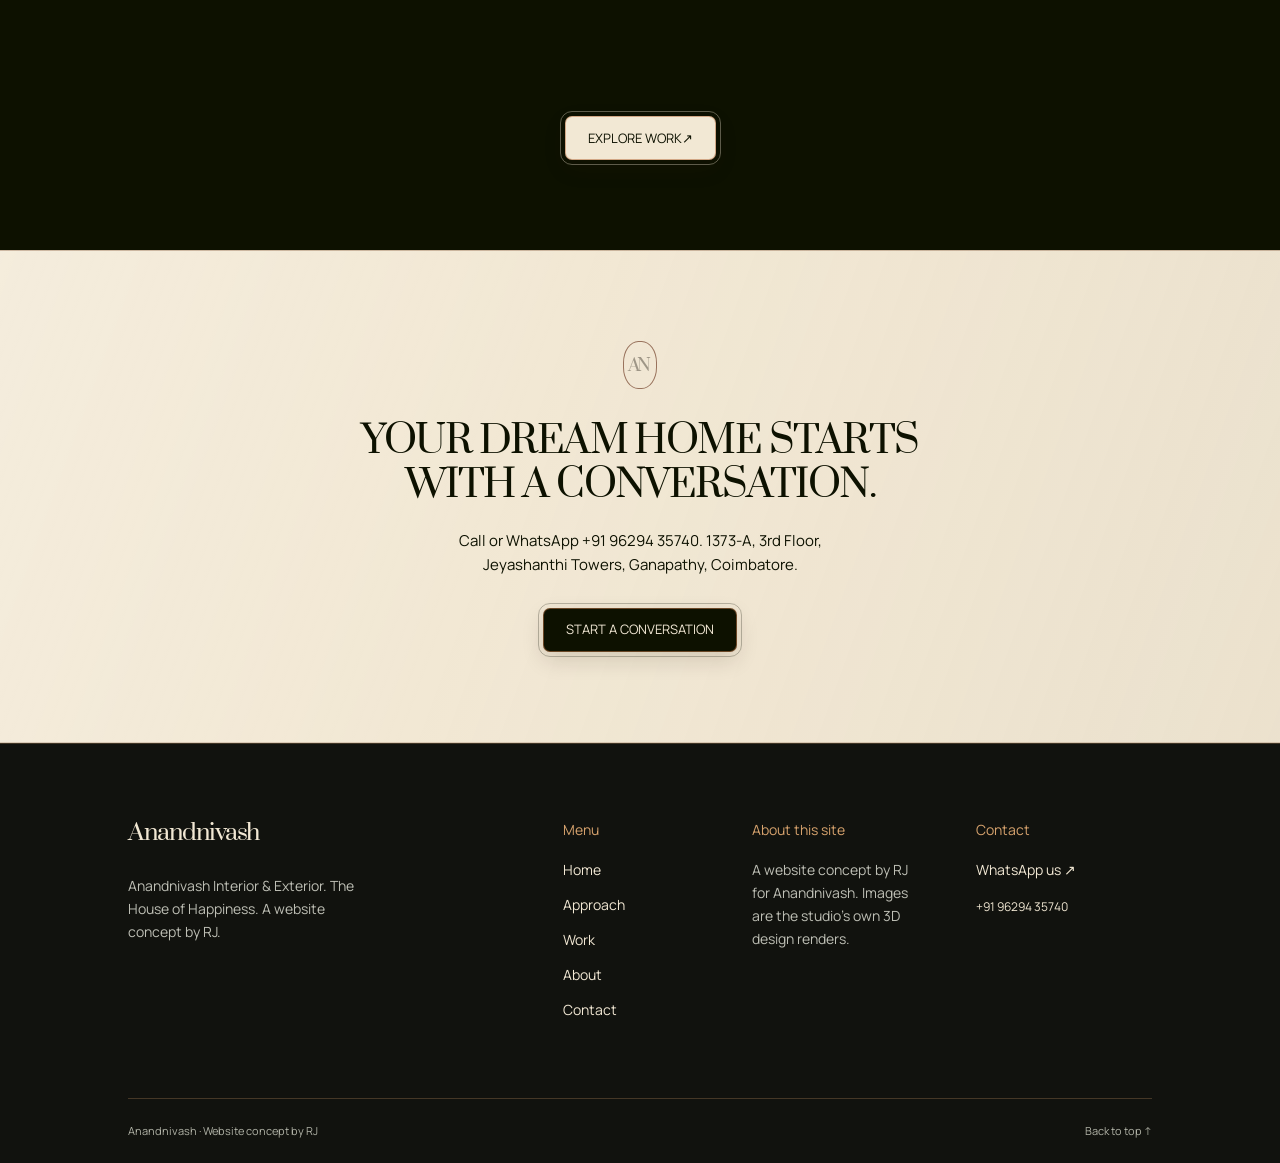
<file: process.html>
<!doctype html>
<html lang="en">
<head>
<meta charset="utf-8">
<meta name="viewport" content="width=device-width, initial-scale=1">
<meta name="description" content="Interior and exterior design in Ganapathy, Coimbatore. CAD drawings and 3D models for homes and commercial spaces. A website concept by RJ.">
<meta name="theme-color" content="#1b1613">
<title>Our approach — Anandnivash</title>

<link rel="preload" href="assets/fonts/prata.ttf" as="font" type="font/ttf" crossorigin>
<link rel="preload" href="assets/fonts/manrope.ttf" as="font" type="font/ttf" crossorigin>
<link rel="stylesheet" href="styles.css?v=e883690e1a">
<script src="site.js?v=267ea1fb16" defer></script>
</head>
<body class="page-interior page-process">
<a class="skip-link" href="#main-content">Skip to content</a>
<header class="site-header">
  <div class="header-inner">
    <a class="wordmark" href="index.html" aria-label="Anandnivash home">Anandnivash</a>
    <nav class="desktop-nav" aria-label="Main navigation">
      <a href="index.html">Home</a><a href="process.html" aria-current="page">Approach</a><a href="work.html">Work</a><a href="studio.html">About</a><a class="nav-contact" href="contact.html">Contact</a>
    </nav>
    <details class="mobile-menu">
      <summary aria-controls="mobile-navigation"><span class="menu-open-label">Menu</span><span class="menu-close-label">Close</span><span class="menu-lines" aria-hidden="true"></span></summary>
      <div class="menu-panel" id="mobile-navigation"><nav aria-label="Mobile navigation"><a href="index.html">Home</a><a href="process.html" aria-current="page">Approach</a><a href="work.html">Work</a><a href="studio.html">About</a><a href="contact.html">Contact</a></nav><p class="menu-note">A website concept by RJ for Anandnivash. Images are the studio&#x27;s own 3D design renders.</p></div>
    </details>
  </div>
</header>

<main id="main-content"><section class="fl-image-hero" aria-labelledby="process-title">
  <div class="fl-image-hero-media"><img src="assets/an/r26.jpg" srcset="assets/an/r26.jpg 1280w, assets/an/r26.jpg 1280w" sizes="(max-width: 767px) calc(100vw - 44px), 50vw" width="1280" height="720" alt="3D render of an L-shaped kitchen in walnut with a marble backsplash" loading="lazy" decoding="async" style="object-position:50% 50%"></div>
  <div class="container">
    <h1 id="process-title" class="display" data-reveal="text">Four steps to your home.</h1>
    <p class="page-lead">Conversation, planning, design and build, then launch.</p>
  </div>
</section>
<section class="section surface-dark" aria-labelledby="approach-title">
  <div class="container">
    <div class="fl-services-intro">
      <h2 id="approach-title" class="heading" data-reveal="text">See it before it is built.</h2>
      <p>The 3D model is where you change your mind, not the building site.</p>
    </div>
    <div class="fl-process-list">
      <article class="fl-process-step">
        <span class="fl-step-number" aria-hidden="true">01</span>
        <h3 class="heading" data-reveal="text">Conversation.</h3>
        <p>The designer visits your home to understand the space and what you need.</p>
      </article>
      <article class="fl-process-step">
        <span class="fl-step-number" aria-hidden="true">02</span>
        <h3 class="heading" data-reveal="text">Planning and design.</h3>
        <p>Layouts and CAD drawings, then a 3D model so you see the design before work starts.</p>
      </article>
      <article class="fl-process-step">
        <span class="fl-step-number" aria-hidden="true">03</span>
        <h3 class="heading" data-reveal="text">Build and launch.</h3>
        <p>We build what you approved and hand over the finished space, ready to live in.</p>
      </article>
    </div>
    <div class="fl-centered-closing"><a class="button-link" href="work.html">Explore work <span aria-hidden="true">↗</span></a></div>
  </div>
</section>
</main>
<section class="closing-cta surface-cream"><div class="container"><span class="studio-seal" aria-hidden="true">AN</span><h2 class="heading" data-reveal="text">Your dream home starts with a conversation.</h2><p>Call or WhatsApp +91 96294 35740. 1373-A, 3rd Floor, Jeyashanthi Towers, Ganapathy, Coimbatore.</p><a class="button-link button-dark" href="contact.html">Start a conversation</a></div></section>
<footer class="site-footer surface-dark"><div class="container"><div class="footer-grid"><div class="footer-brand"><a class="wordmark" href="index.html">Anandnivash</a><p>Anandnivash Interior &amp; Exterior. The House of Happiness. A website concept by RJ.</p></div><nav aria-label="Footer navigation"><h2>Menu</h2><a href="index.html">Home</a><a href="process.html">Approach</a><a href="work.html">Work</a><a href="studio.html">About</a><a href="contact.html">Contact</a></nav><div><h2>About this site</h2><p>A website concept by RJ for Anandnivash. Images are the studio&#x27;s own 3D design renders.</p></div><div><h2>Contact</h2><a href="https://wa.me/919629435740?text=Hi%20Anandnivash%2C%20I%27d%20like%20to%20talk%20about%20designing%20my%20home.">WhatsApp us <span aria-hidden="true">↗</span></a><a class="footer-phone" href="https://wa.me/919629435740?text=Hi%20Anandnivash%2C%20I%27d%20like%20to%20talk%20about%20designing%20my%20home.">+91 96294 35740</a></div></div><div class="footer-bottom"><p>Anandnivash · Website concept by RJ</p><a href="#main-content">Back to top ↑</a></div></div></footer>

</body>
</html>
</file>
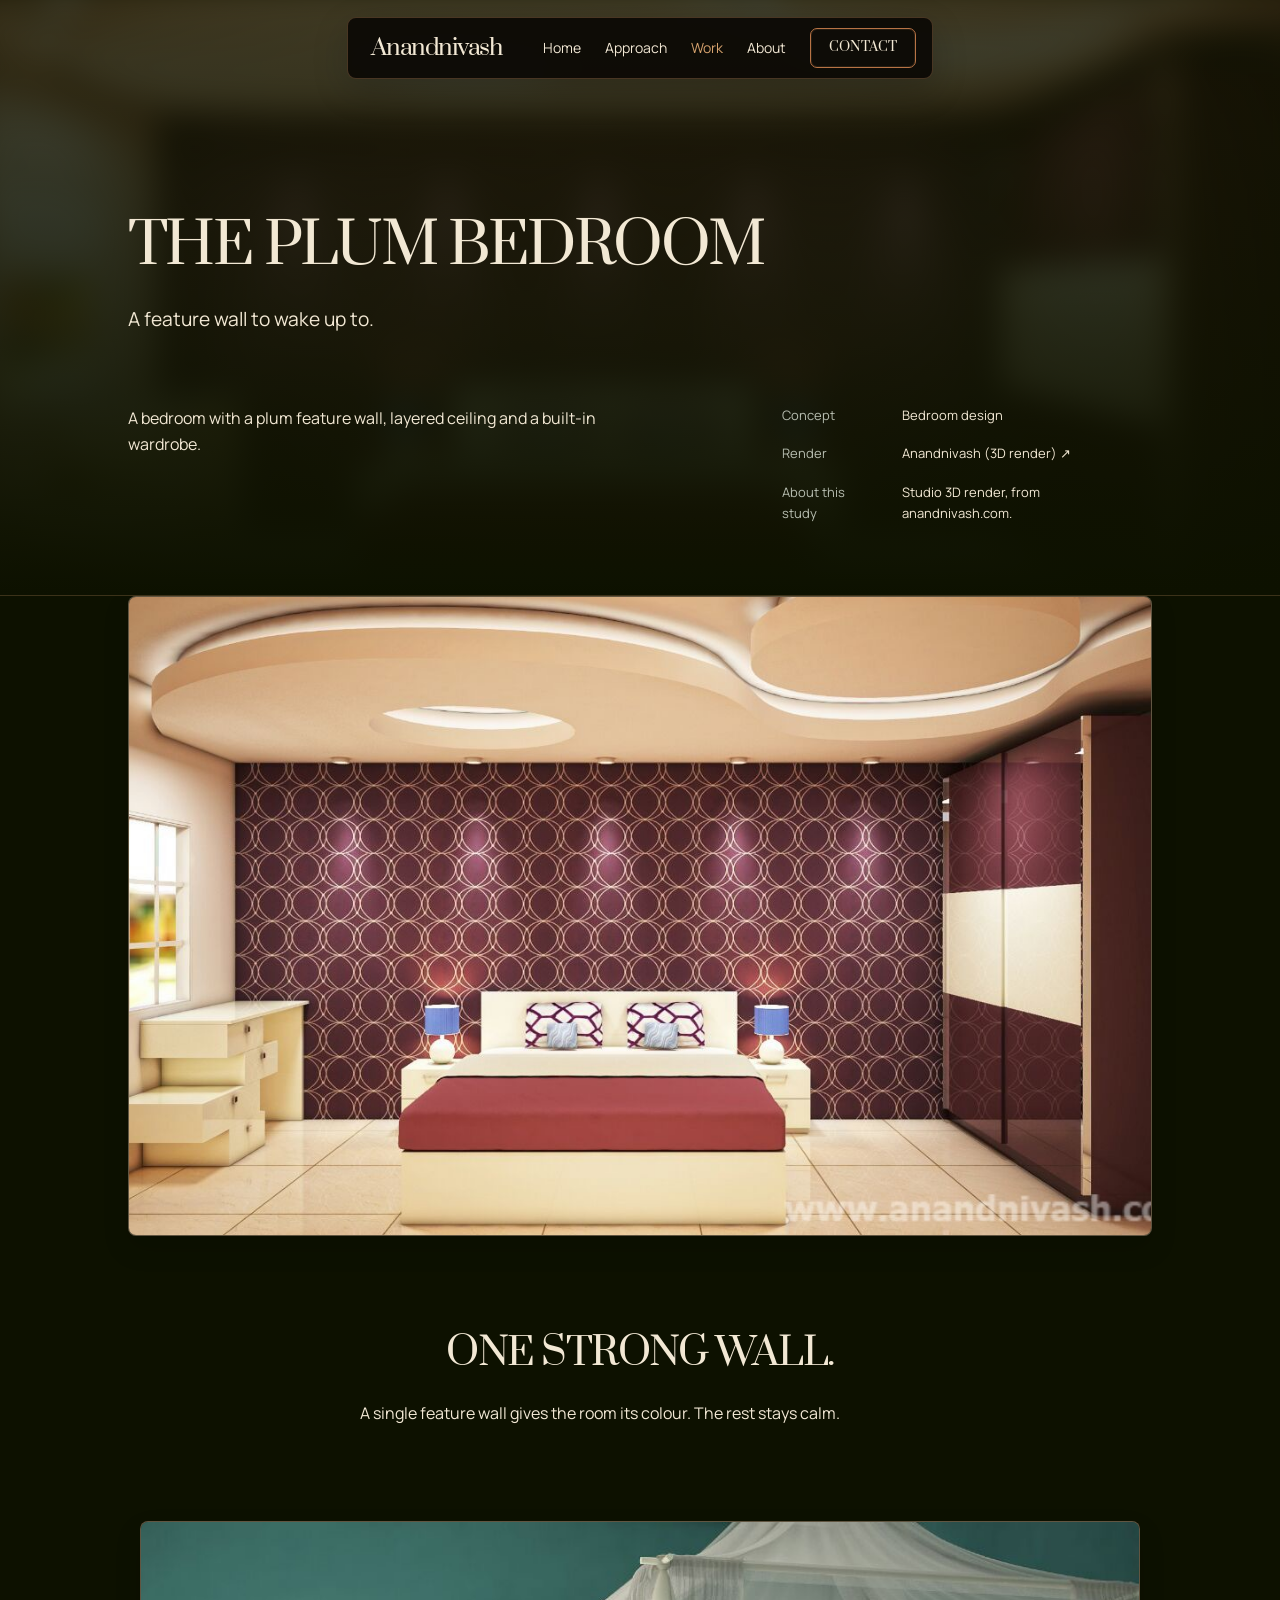
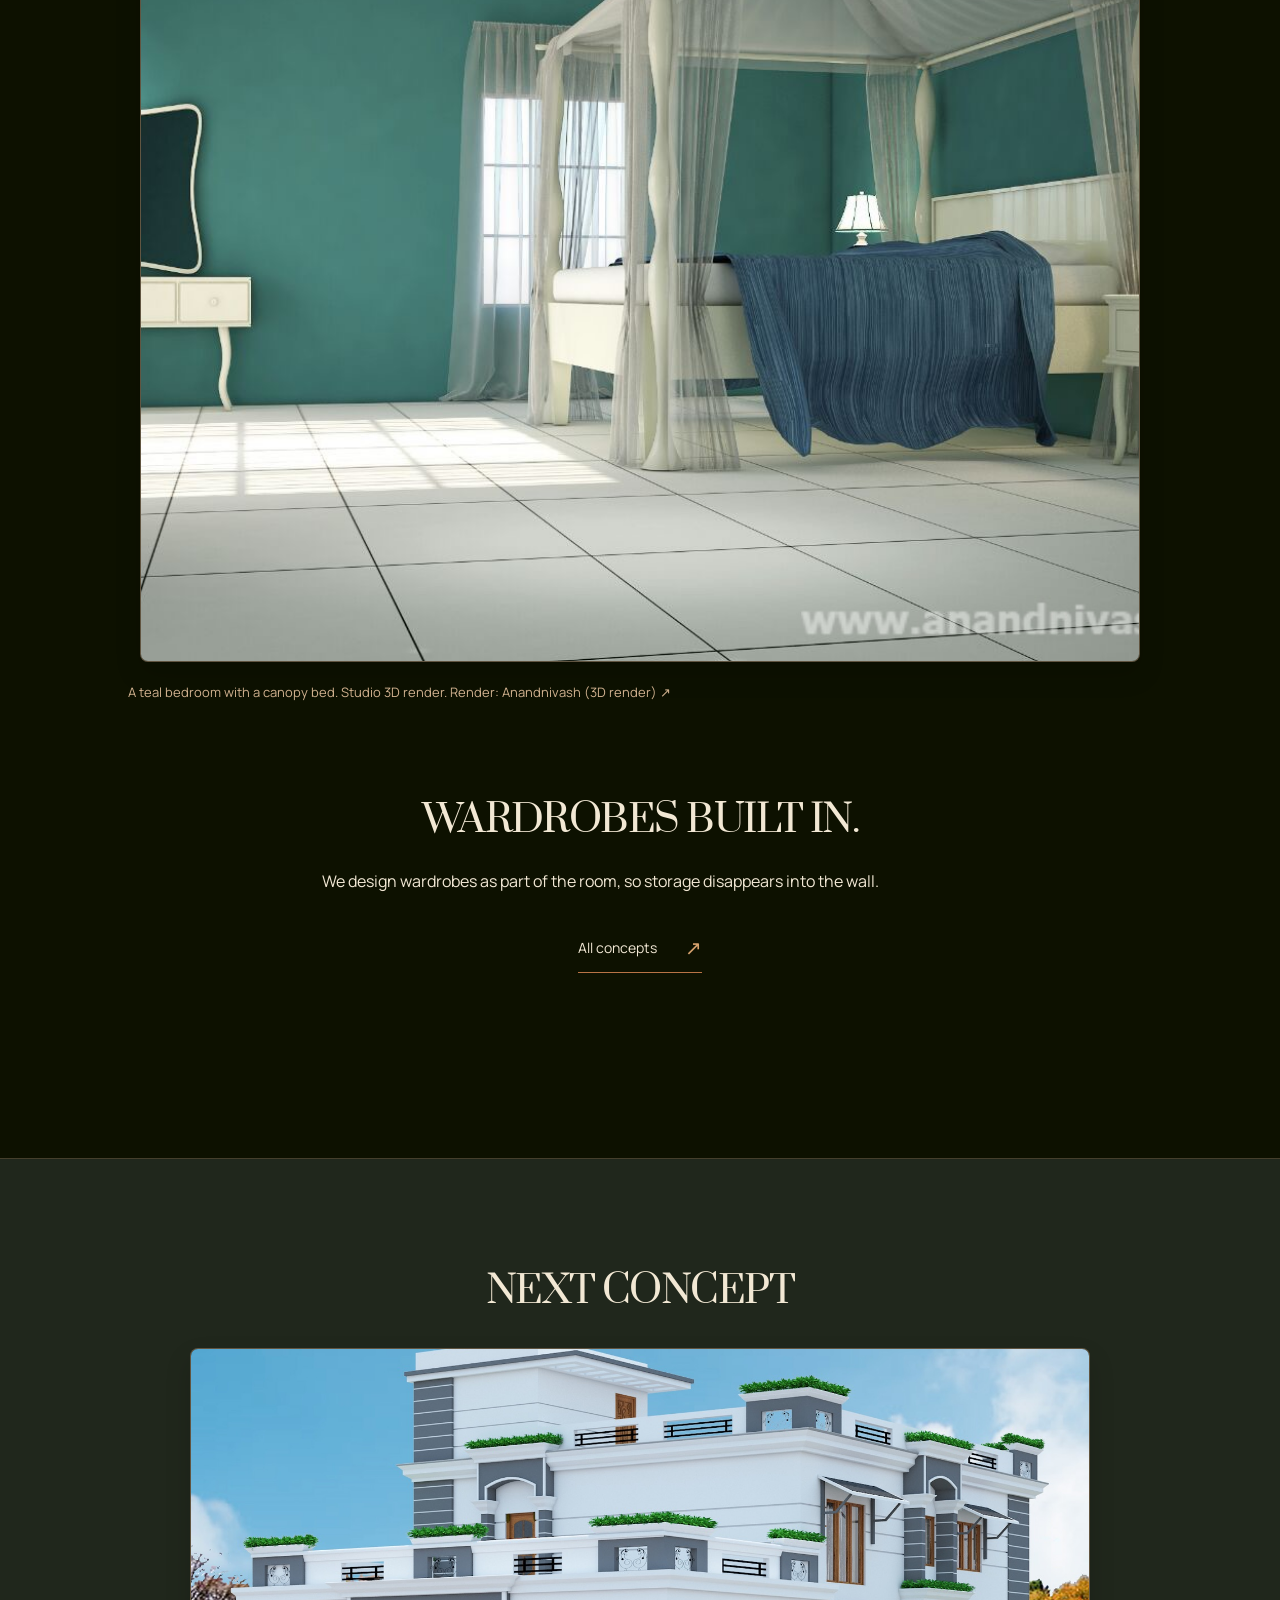
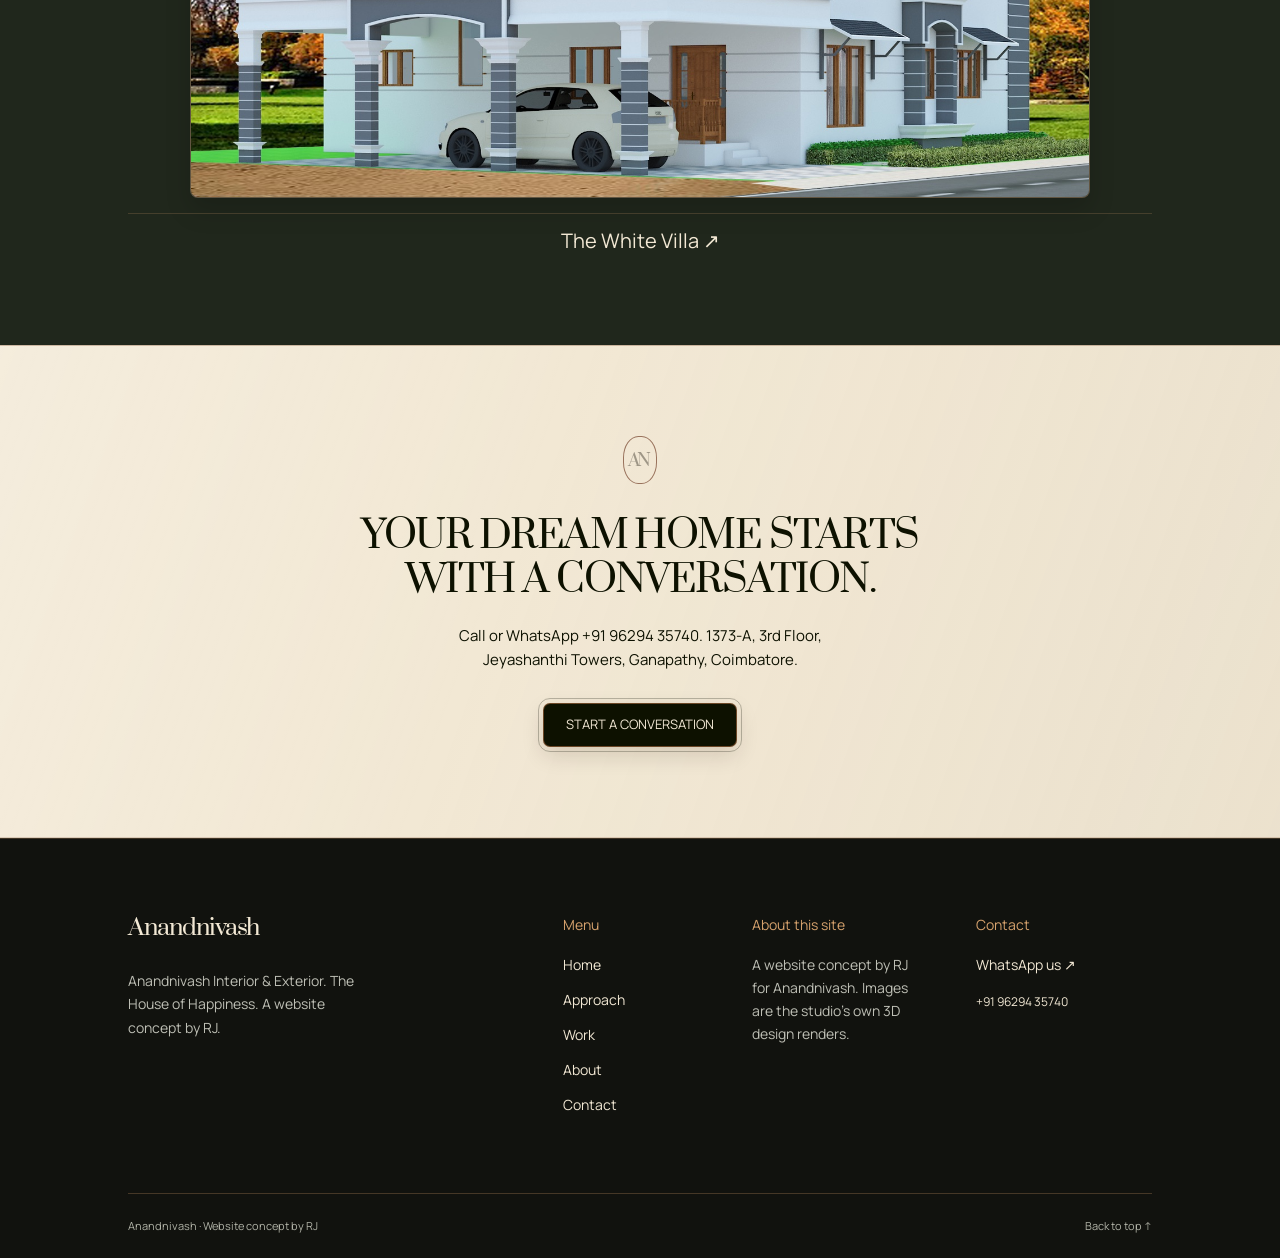
<file: purple-bedroom.html>
<!doctype html>
<html lang="en">
<head>
<meta charset="utf-8">
<meta name="viewport" content="width=device-width, initial-scale=1">
<meta name="description" content="A bedroom with a plum feature wall, layered ceiling and a built-in wardrobe.">
<meta name="theme-color" content="#1b1613">
<title>The Plum Bedroom — Anandnivash</title>

<link rel="preload" href="assets/fonts/prata.ttf" as="font" type="font/ttf" crossorigin>
<link rel="preload" href="assets/fonts/manrope.ttf" as="font" type="font/ttf" crossorigin>
<link rel="stylesheet" href="styles.css?v=e883690e1a">
<script src="site.js?v=267ea1fb16" defer></script>
</head>
<body class="page-interior page-project">
<a class="skip-link" href="#main-content">Skip to content</a>
<header class="site-header">
  <div class="header-inner">
    <a class="wordmark" href="index.html" aria-label="Anandnivash home">Anandnivash</a>
    <nav class="desktop-nav" aria-label="Main navigation">
      <a href="index.html">Home</a><a href="process.html">Approach</a><a href="work.html" aria-current="page">Work</a><a href="studio.html">About</a><a class="nav-contact" href="contact.html">Contact</a>
    </nav>
    <details class="mobile-menu">
      <summary aria-controls="mobile-navigation"><span class="menu-open-label">Menu</span><span class="menu-close-label">Close</span><span class="menu-lines" aria-hidden="true"></span></summary>
      <div class="menu-panel" id="mobile-navigation"><nav aria-label="Mobile navigation"><a href="index.html">Home</a><a href="process.html">Approach</a><a href="work.html" aria-current="page">Work</a><a href="studio.html">About</a><a href="contact.html">Contact</a></nav><p class="menu-note">A website concept by RJ for Anandnivash. Images are the studio&#x27;s own 3D design renders.</p></div>
    </details>
  </div>
</header>

<main id="main-content"><article class="surface-dark">
  <header class="fl-project-intro">
    <div class="fl-project-backdrop" aria-hidden="true"><img src="assets/an/r12.jpg" srcset="assets/an/r12.jpg 1280w, assets/an/r12.jpg 1280w" sizes="100vw" width="1280" height="720" alt="3D render of a bedroom with a plum feature wall and a built-in wardrobe" loading="eager" decoding="async" fetchpriority="high" style="object-position:50% 50%"></div>
    <div class="container">
      <div class="fl-project-heading">
        <h1 class="display" data-reveal="text">The Plum Bedroom</h1>
        <p class="body-large">A feature wall to wake up to.</p>
      </div>
      <div class="fl-project-summary">
        <p>A bedroom with a plum feature wall, layered ceiling and a built-in wardrobe.</p>
        <dl>
          <div><dt>Concept</dt><dd>Bedroom design</dd></div>
          <div><dt>Render</dt><dd><a href="https://anandnivash.com/project.html">Anandnivash (3D render) <span aria-hidden="true">↗</span></a></dd></div>
          <div><dt>About this study</dt><dd>Studio 3D render, from anandnivash.com.</dd></div>
        </dl>
      </div>
    </div>
  </header>
  <div class="container fl-project-gallery">
    <figure class="media-frame media-wide" data-reveal="image"><img src="assets/an/r12.jpg" srcset="assets/an/r12.jpg 1280w, assets/an/r12.jpg 1280w" sizes="100vw" width="1280" height="720" alt="3D render of a bedroom with a plum feature wall and a built-in wardrobe" loading="eager" decoding="async" fetchpriority="high" style="object-position:50% 50%"></figure>
    <section class="fl-project-story" aria-labelledby="story-title">
      <h2 id="story-title" class="heading" data-reveal="text">One strong wall.</h2>
      <p>A single feature wall gives the room its colour. The rest stays calm.</p>
    </section>
    <figure>
      <div class="media-frame media-wide" data-reveal="image"><img src="assets/an/r14.jpg" srcset="assets/an/r14.jpg 1280w, assets/an/r14.jpg 1280w" sizes="(max-width: 767px) calc(100vw - 44px), 50vw" width="1280" height="720" alt="A teal bedroom with a canopy bed. Studio 3D render." loading="lazy" decoding="async" style="object-position:50% 50%"></div>
      <figcaption>A teal bedroom with a canopy bed. Studio 3D render. <a href="https://anandnivash.com/project.html">Render: Anandnivash (3D render) <span aria-hidden="true">↗</span></a></figcaption>
    </figure>
    <section class="fl-project-story" aria-labelledby="detail-title">
      <h2 id="detail-title" class="heading" data-reveal="text">Wardrobes built in.</h2>
      <p>We design wardrobes as part of the room, so storage disappears into the wall.</p>
      <a class="text-link" href="work.html">All concepts <span aria-hidden="true">↗</span></a>
    </section>
  </div>
</article>
<section class="section surface-dark fl-next-project" aria-labelledby="next-title">
  <div class="container">
    <h2 id="next-title" class="heading">Next concept</h2>
    <a class="project-card" href="white-villa.html">
      <div class="media-frame media-wide" data-reveal="image"><img src="assets/an/r4.jpg" srcset="assets/an/r4.jpg 1600w, assets/an/r4.jpg 1600w" sizes="(max-width: 767px) calc(100vw - 44px), 50vw" width="1600" height="1067" alt="3D render of a two-storey white villa with a car porch and planted terraces" loading="lazy" decoding="async" style="object-position:50% 50%"></div>
      <div class="project-card__caption"><h3>The White Villa <span aria-hidden="true">↗</span></h3></div>
    </a>
  </div>
</section>
</main>
<section class="closing-cta surface-cream"><div class="container"><span class="studio-seal" aria-hidden="true">AN</span><h2 class="heading" data-reveal="text">Your dream home starts with a conversation.</h2><p>Call or WhatsApp +91 96294 35740. 1373-A, 3rd Floor, Jeyashanthi Towers, Ganapathy, Coimbatore.</p><a class="button-link button-dark" href="contact.html">Start a conversation</a></div></section>
<footer class="site-footer surface-dark"><div class="container"><div class="footer-grid"><div class="footer-brand"><a class="wordmark" href="index.html">Anandnivash</a><p>Anandnivash Interior &amp; Exterior. The House of Happiness. A website concept by RJ.</p></div><nav aria-label="Footer navigation"><h2>Menu</h2><a href="index.html">Home</a><a href="process.html">Approach</a><a href="work.html">Work</a><a href="studio.html">About</a><a href="contact.html">Contact</a></nav><div><h2>About this site</h2><p>A website concept by RJ for Anandnivash. Images are the studio&#x27;s own 3D design renders.</p></div><div><h2>Contact</h2><a href="https://wa.me/919629435740?text=Hi%20Anandnivash%2C%20I%27d%20like%20to%20talk%20about%20designing%20my%20home.">WhatsApp us <span aria-hidden="true">↗</span></a><a class="footer-phone" href="https://wa.me/919629435740?text=Hi%20Anandnivash%2C%20I%27d%20like%20to%20talk%20about%20designing%20my%20home.">+91 96294 35740</a></div></div><div class="footer-bottom"><p>Anandnivash · Website concept by RJ</p><a href="#main-content">Back to top ↑</a></div></div></footer>

</body>
</html>
</file>
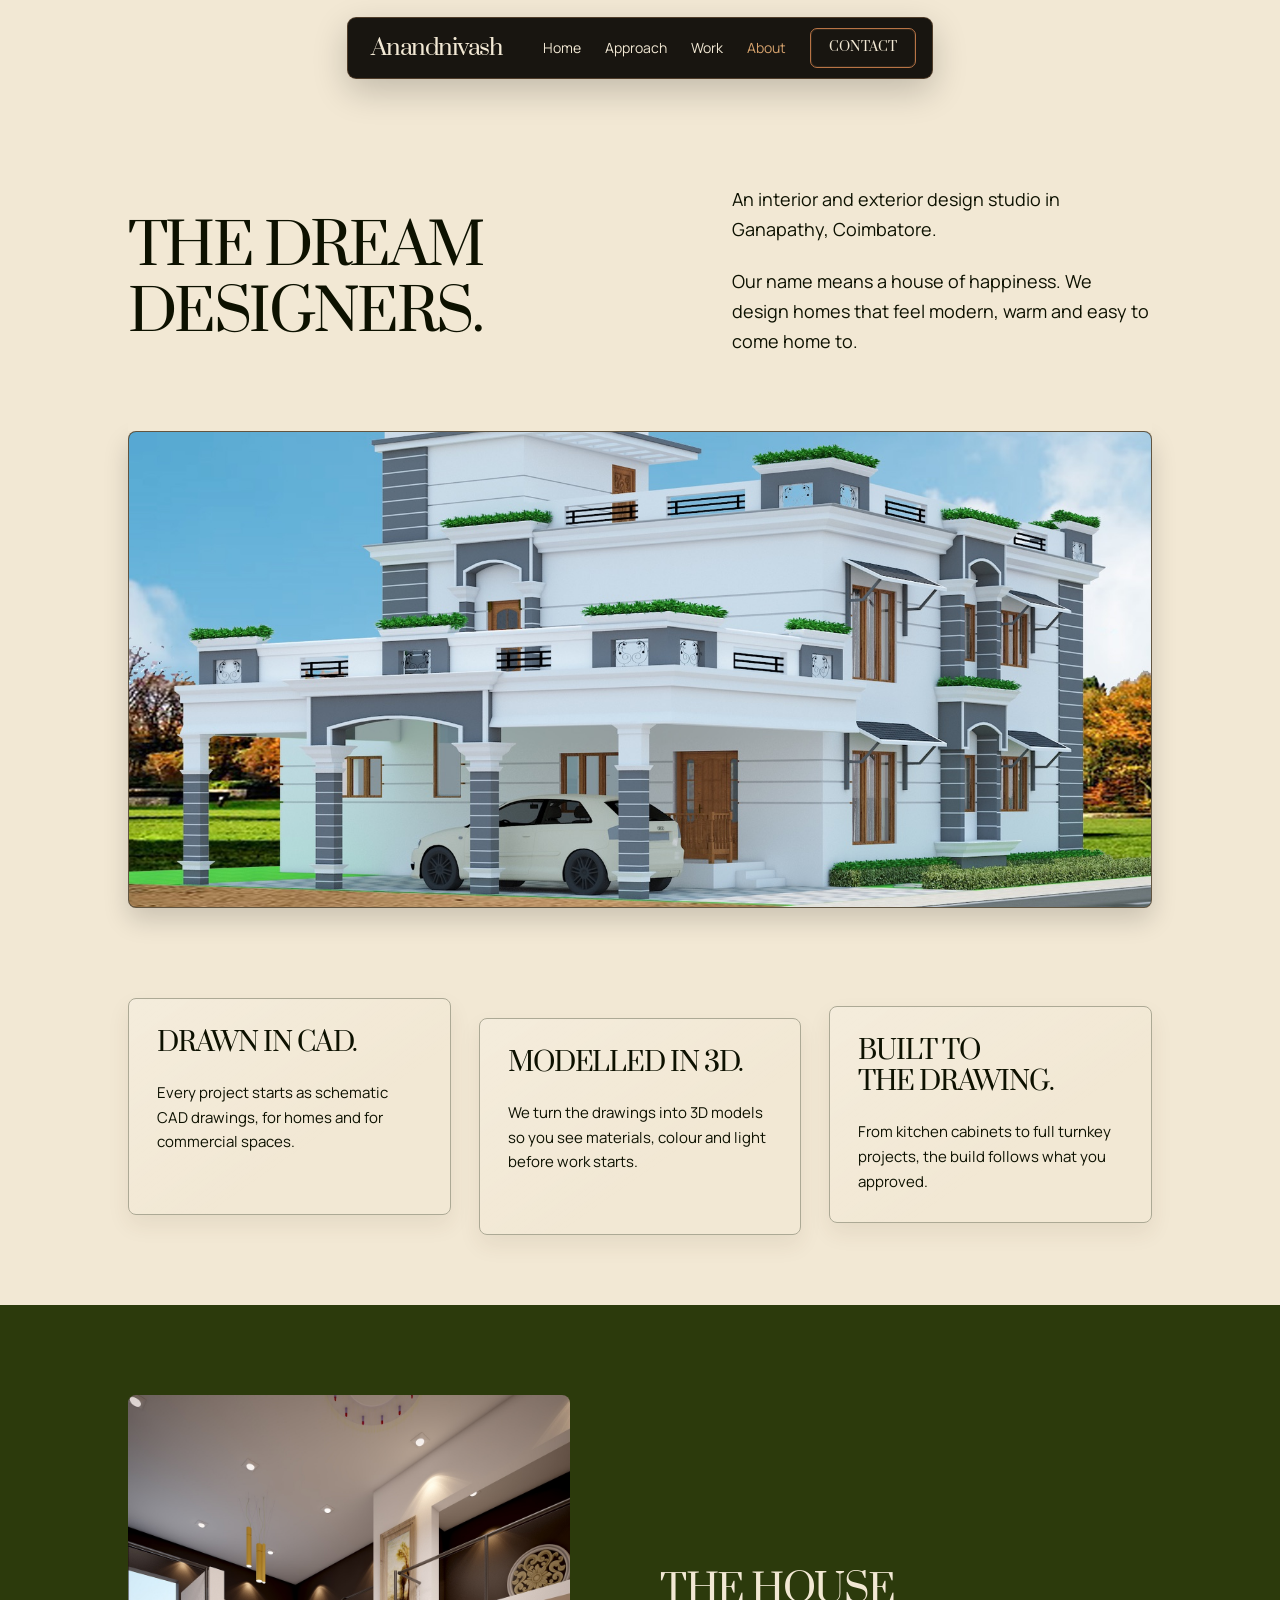
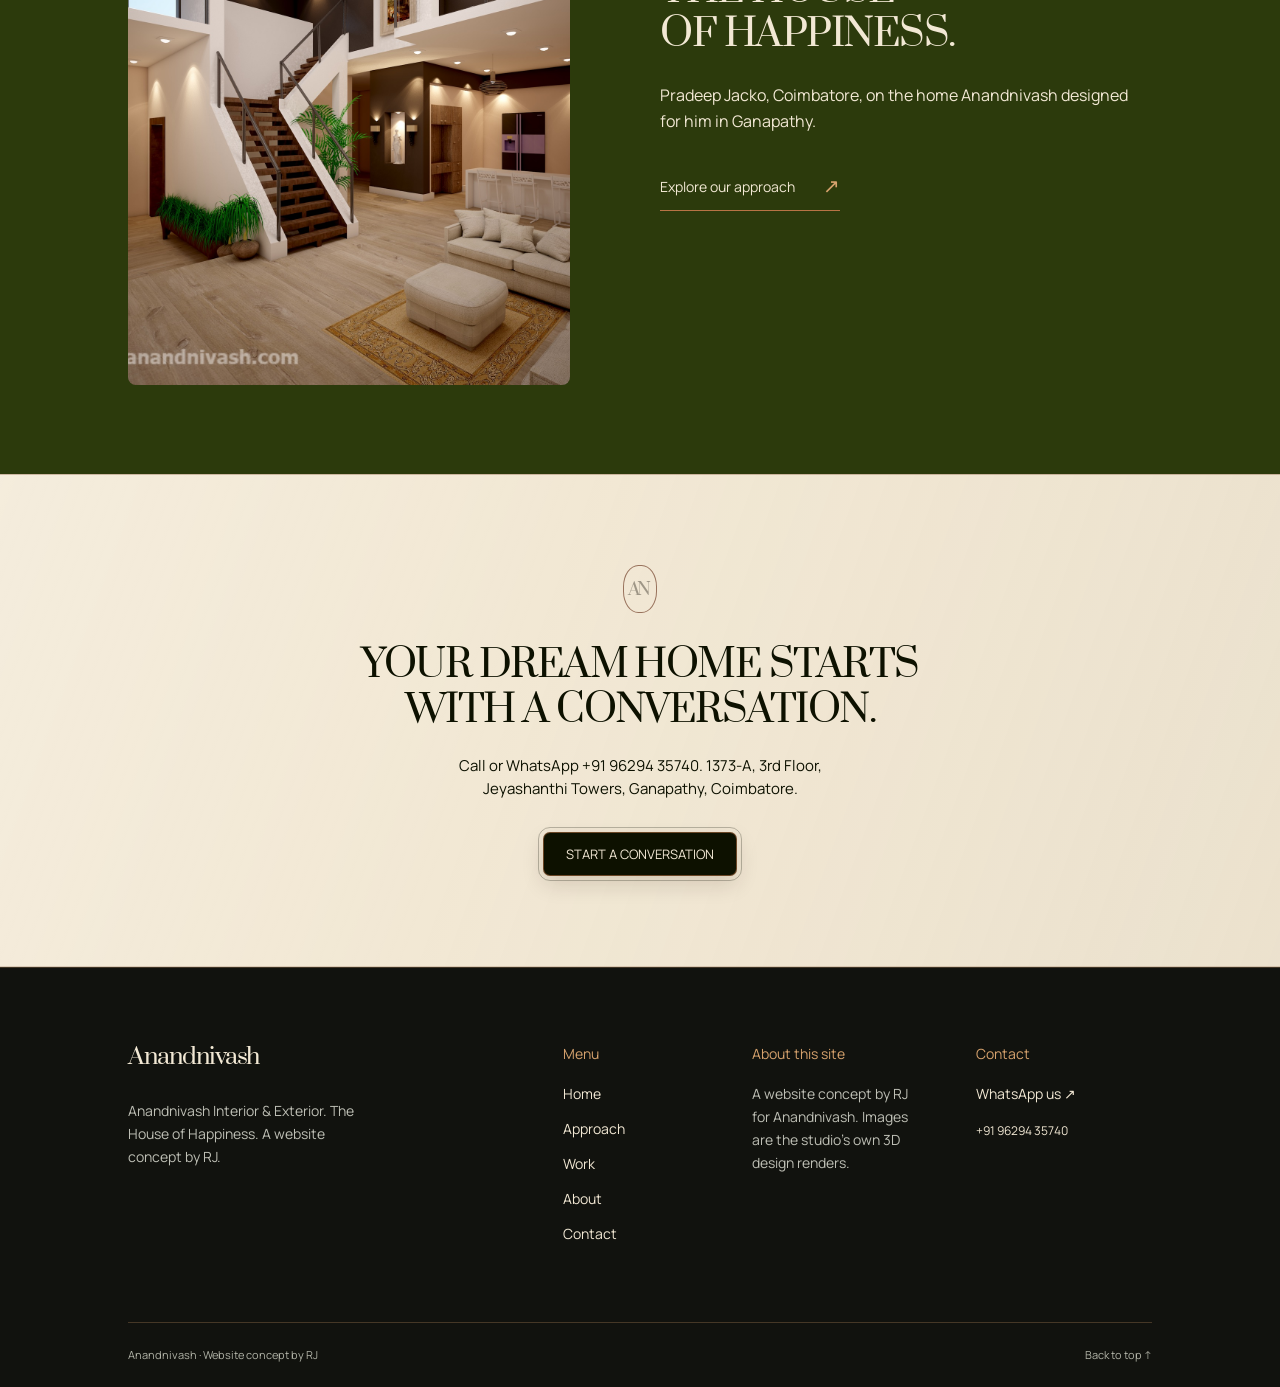
<file: studio.html>
<!doctype html>
<html lang="en">
<head>
<meta charset="utf-8">
<meta name="viewport" content="width=device-width, initial-scale=1">
<meta name="description" content="Interior and exterior design in Ganapathy, Coimbatore. CAD drawings and 3D models for homes and commercial spaces. A website concept by RJ.">
<meta name="theme-color" content="#1b1613">
<title>The studio — Anandnivash</title>

<link rel="preload" href="assets/fonts/prata.ttf" as="font" type="font/ttf" crossorigin>
<link rel="preload" href="assets/fonts/manrope.ttf" as="font" type="font/ttf" crossorigin>
<link rel="stylesheet" href="styles.css?v=e883690e1a">
<script src="site.js?v=267ea1fb16" defer></script>
</head>
<body class="page-interior page-studio">
<a class="skip-link" href="#main-content">Skip to content</a>
<header class="site-header">
  <div class="header-inner">
    <a class="wordmark" href="index.html" aria-label="Anandnivash home">Anandnivash</a>
    <nav class="desktop-nav" aria-label="Main navigation">
      <a href="index.html">Home</a><a href="process.html">Approach</a><a href="work.html">Work</a><a href="studio.html" aria-current="page">About</a><a class="nav-contact" href="contact.html">Contact</a>
    </nav>
    <details class="mobile-menu">
      <summary aria-controls="mobile-navigation"><span class="menu-open-label">Menu</span><span class="menu-close-label">Close</span><span class="menu-lines" aria-hidden="true"></span></summary>
      <div class="menu-panel" id="mobile-navigation"><nav aria-label="Mobile navigation"><a href="index.html">Home</a><a href="process.html">Approach</a><a href="work.html">Work</a><a href="studio.html" aria-current="page">About</a><a href="contact.html">Contact</a></nav><p class="menu-note">A website concept by RJ for Anandnivash. Images are the studio&#x27;s own 3D design renders.</p></div>
    </details>
  </div>
</header>

<main id="main-content"><section class="surface-cream" aria-labelledby="studio-title">
  <div class="container">
    <div class="fl-about-intro">
      <h1 id="studio-title" class="display" data-reveal="text">The dream designers.</h1>
      <div><p class="body-large">An interior and exterior design studio in Ganapathy, Coimbatore.</p><p>Our name means a house of happiness. We design homes that feel modern, warm and easy to come home to.</p></div>
    </div>
    <div class="fl-about-image media-frame media-wide" data-reveal="image"><img src="assets/an/r4.jpg" srcset="assets/an/r4.jpg 1600w, assets/an/r4.jpg 1600w" sizes="(max-width: 767px) calc(100vw - 44px), 50vw" width="1600" height="1067" alt="3D render of a two-storey white villa with a car porch and planted terraces" loading="lazy" decoding="async" style="object-position:50% 50%"></div>
    <div class="fl-principles section">
      <article id="light" class="fl-principle">
        <h2 class="heading" data-reveal="text">Drawn in CAD.</h2>
        <p>Every project starts as schematic CAD drawings, for homes and for commercial spaces.</p>
      </article>
      <article id="texture" class="fl-principle">
        <h2 class="heading" data-reveal="text">Modelled in 3D.</h2>
        <p>We turn the drawings into 3D models so you see materials, colour and light before work starts.</p>
      </article>
      <article id="proportion" class="fl-principle">
        <h2 class="heading" data-reveal="text">Built to the drawing.</h2>
        <p>From kitchen cabinets to full turnkey projects, the build follows what you approved.</p>
      </article>
    </div>
  </div>
</section>
<section class="section surface-forest" aria-labelledby="studio-statement-title">
  <div class="container origin-layout">
    <div class="media-frame media-portrait" data-reveal="image"><img src="assets/an/r36.jpg" srcset="assets/an/r36.jpg 1600w, assets/an/r36.jpg 1600w" sizes="(max-width: 767px) calc(100vw - 44px), 50vw" width="1600" height="1600" alt="3D render of a double-height living room with a staircase and warm lighting" loading="lazy" decoding="async" style="object-position:50% 50%"></div>
    <div>
      <h2 id="studio-statement-title" class="heading" data-reveal="text">The House of Happiness.</h2>
      <p>Pradeep Jacko, Coimbatore, on the home Anandnivash designed for him in Ganapathy.</p>
      <a class="text-link" href="process.html">Explore our approach <span aria-hidden="true">↗</span></a>
    </div>
  </div>
</section>
</main>
<section class="closing-cta surface-cream"><div class="container"><span class="studio-seal" aria-hidden="true">AN</span><h2 class="heading" data-reveal="text">Your dream home starts with a conversation.</h2><p>Call or WhatsApp +91 96294 35740. 1373-A, 3rd Floor, Jeyashanthi Towers, Ganapathy, Coimbatore.</p><a class="button-link button-dark" href="contact.html">Start a conversation</a></div></section>
<footer class="site-footer surface-dark"><div class="container"><div class="footer-grid"><div class="footer-brand"><a class="wordmark" href="index.html">Anandnivash</a><p>Anandnivash Interior &amp; Exterior. The House of Happiness. A website concept by RJ.</p></div><nav aria-label="Footer navigation"><h2>Menu</h2><a href="index.html">Home</a><a href="process.html">Approach</a><a href="work.html">Work</a><a href="studio.html">About</a><a href="contact.html">Contact</a></nav><div><h2>About this site</h2><p>A website concept by RJ for Anandnivash. Images are the studio&#x27;s own 3D design renders.</p></div><div><h2>Contact</h2><a href="https://wa.me/919629435740?text=Hi%20Anandnivash%2C%20I%27d%20like%20to%20talk%20about%20designing%20my%20home.">WhatsApp us <span aria-hidden="true">↗</span></a><a class="footer-phone" href="https://wa.me/919629435740?text=Hi%20Anandnivash%2C%20I%27d%20like%20to%20talk%20about%20designing%20my%20home.">+91 96294 35740</a></div></div><div class="footer-bottom"><p>Anandnivash · Website concept by RJ</p><a href="#main-content">Back to top ↑</a></div></div></footer>

</body>
</html>
</file>
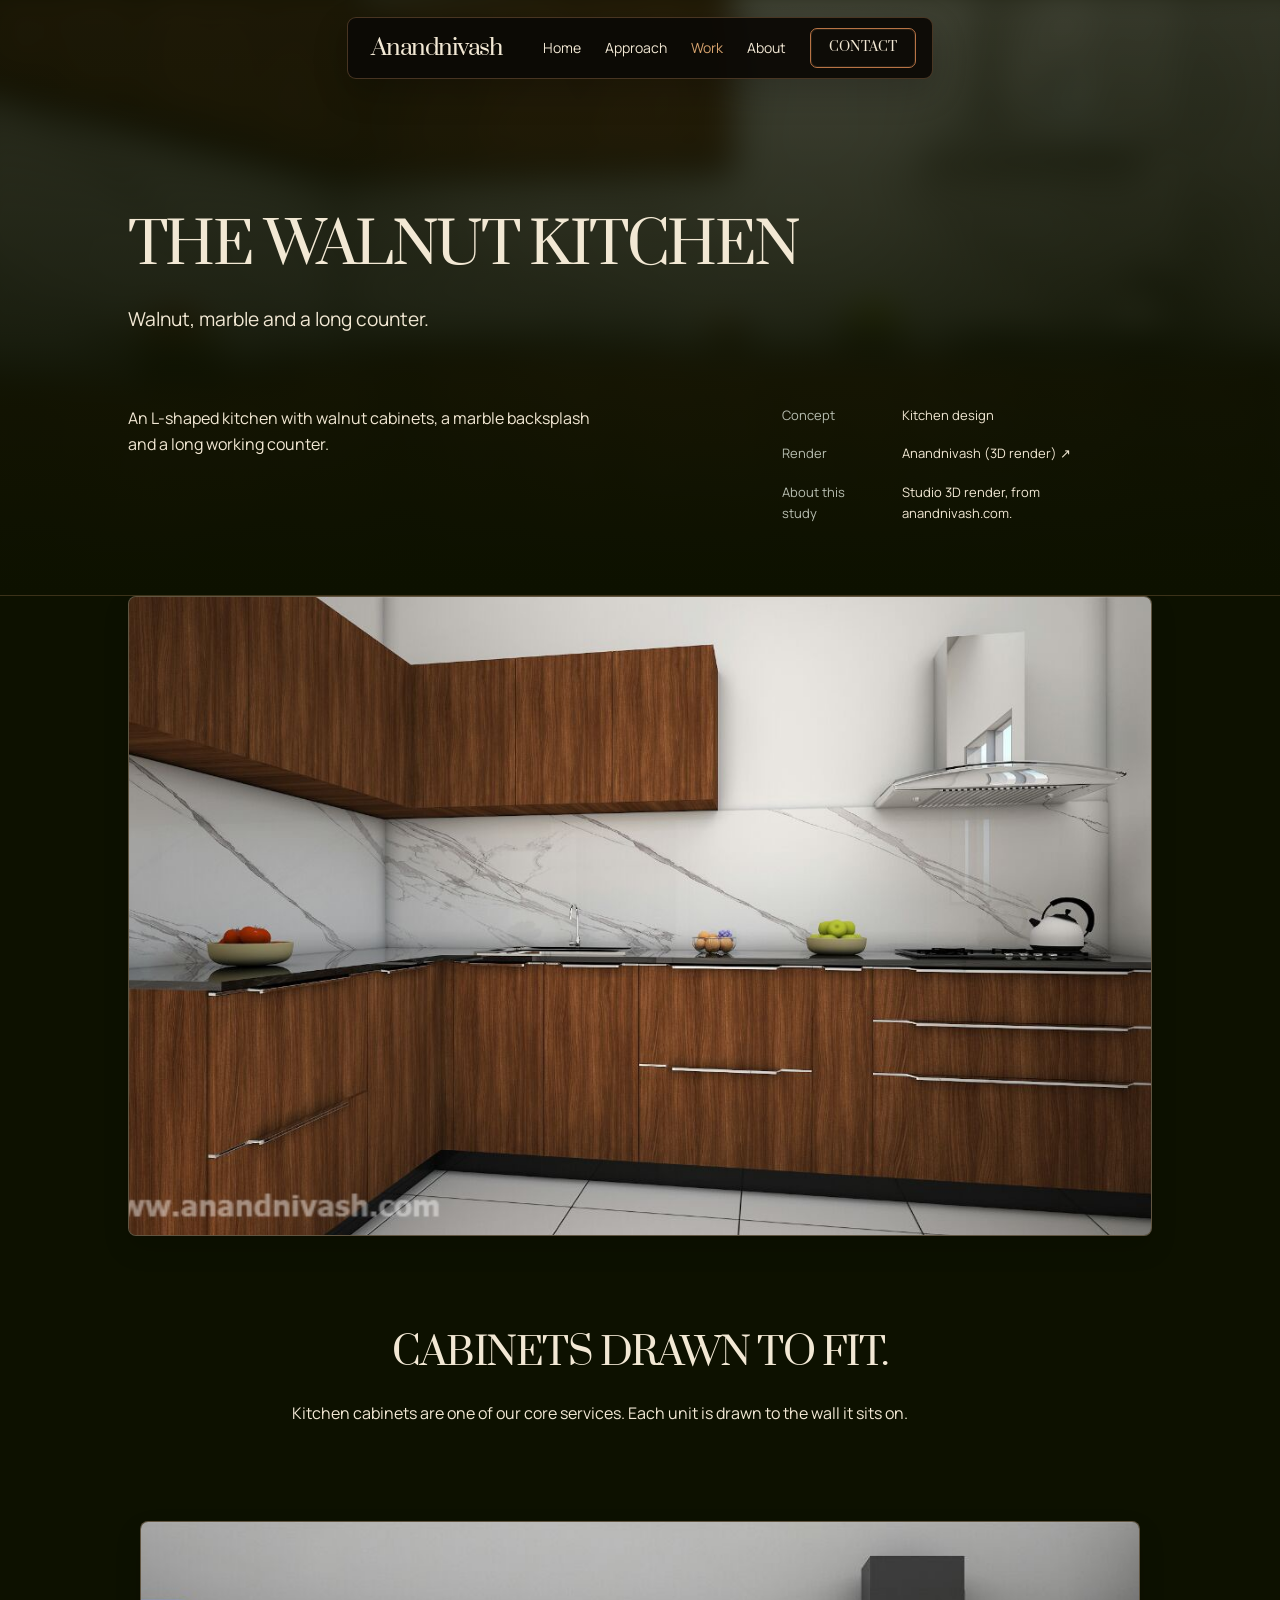
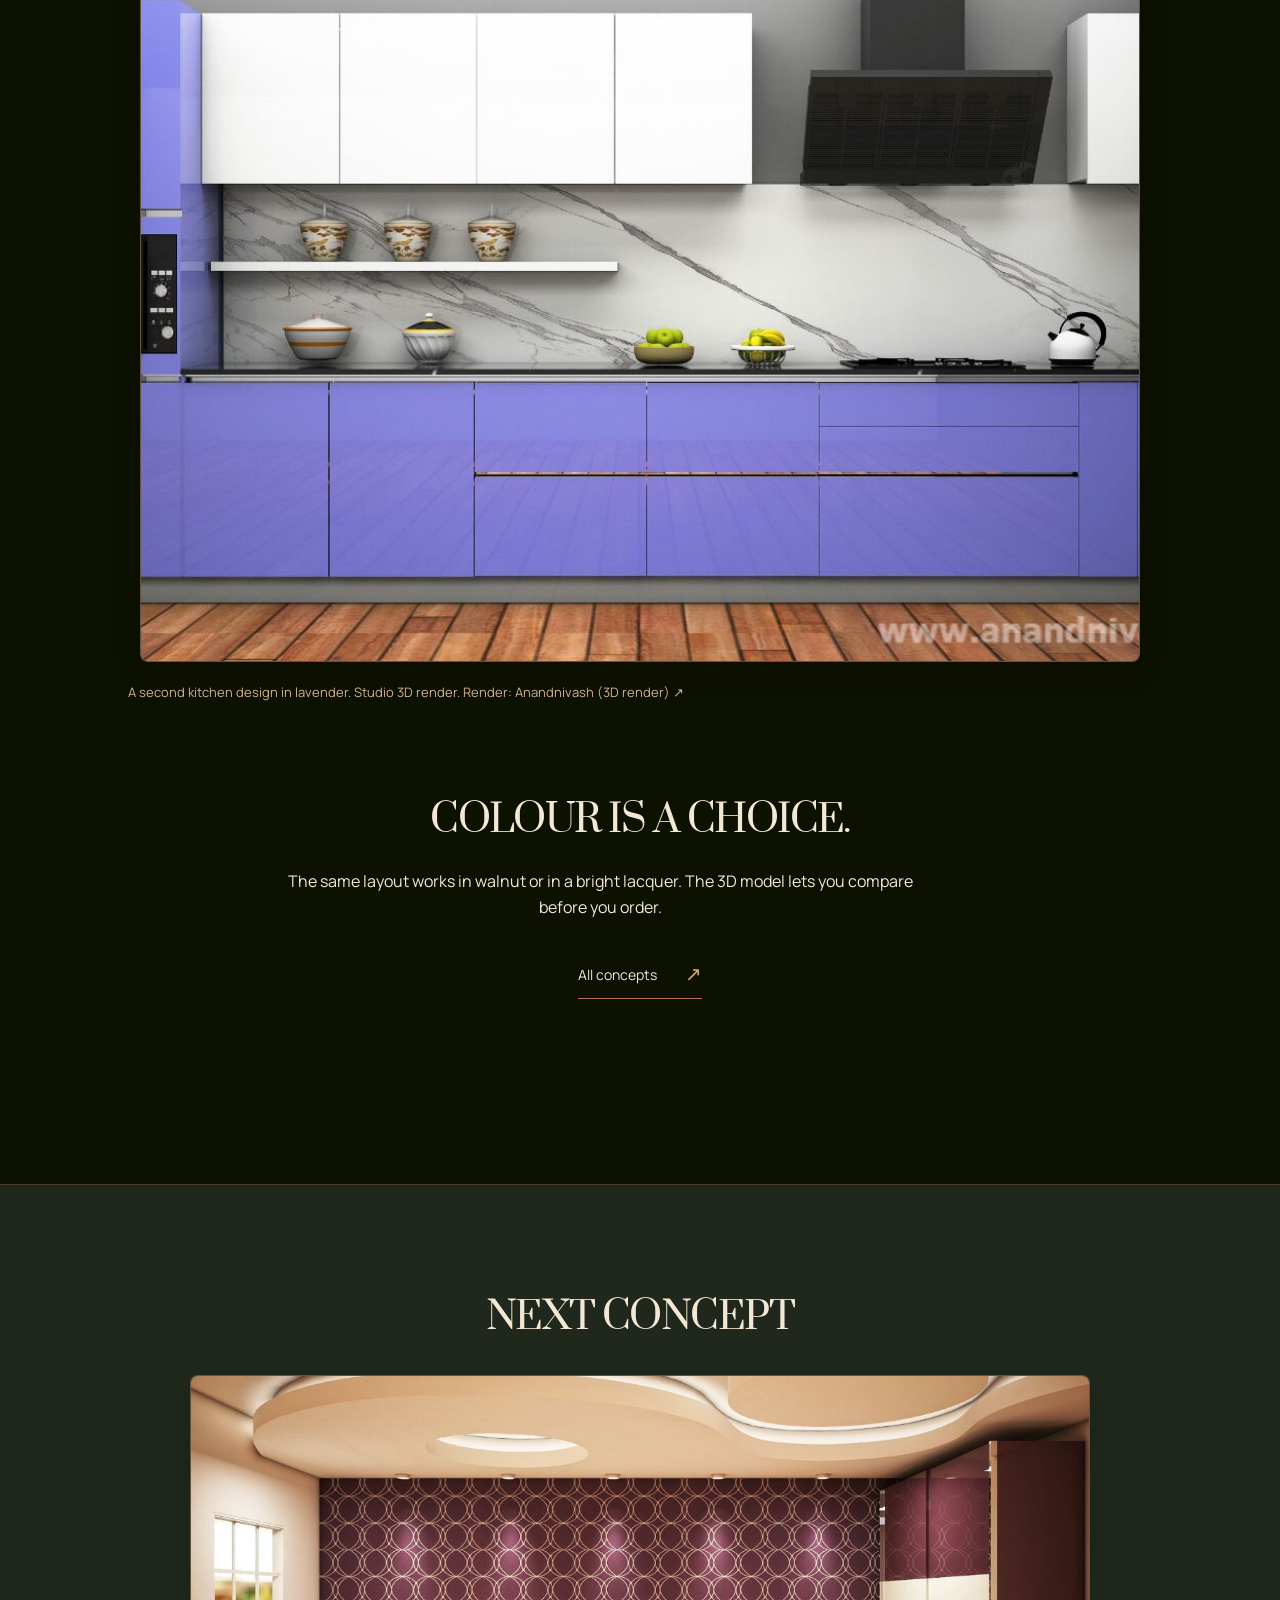
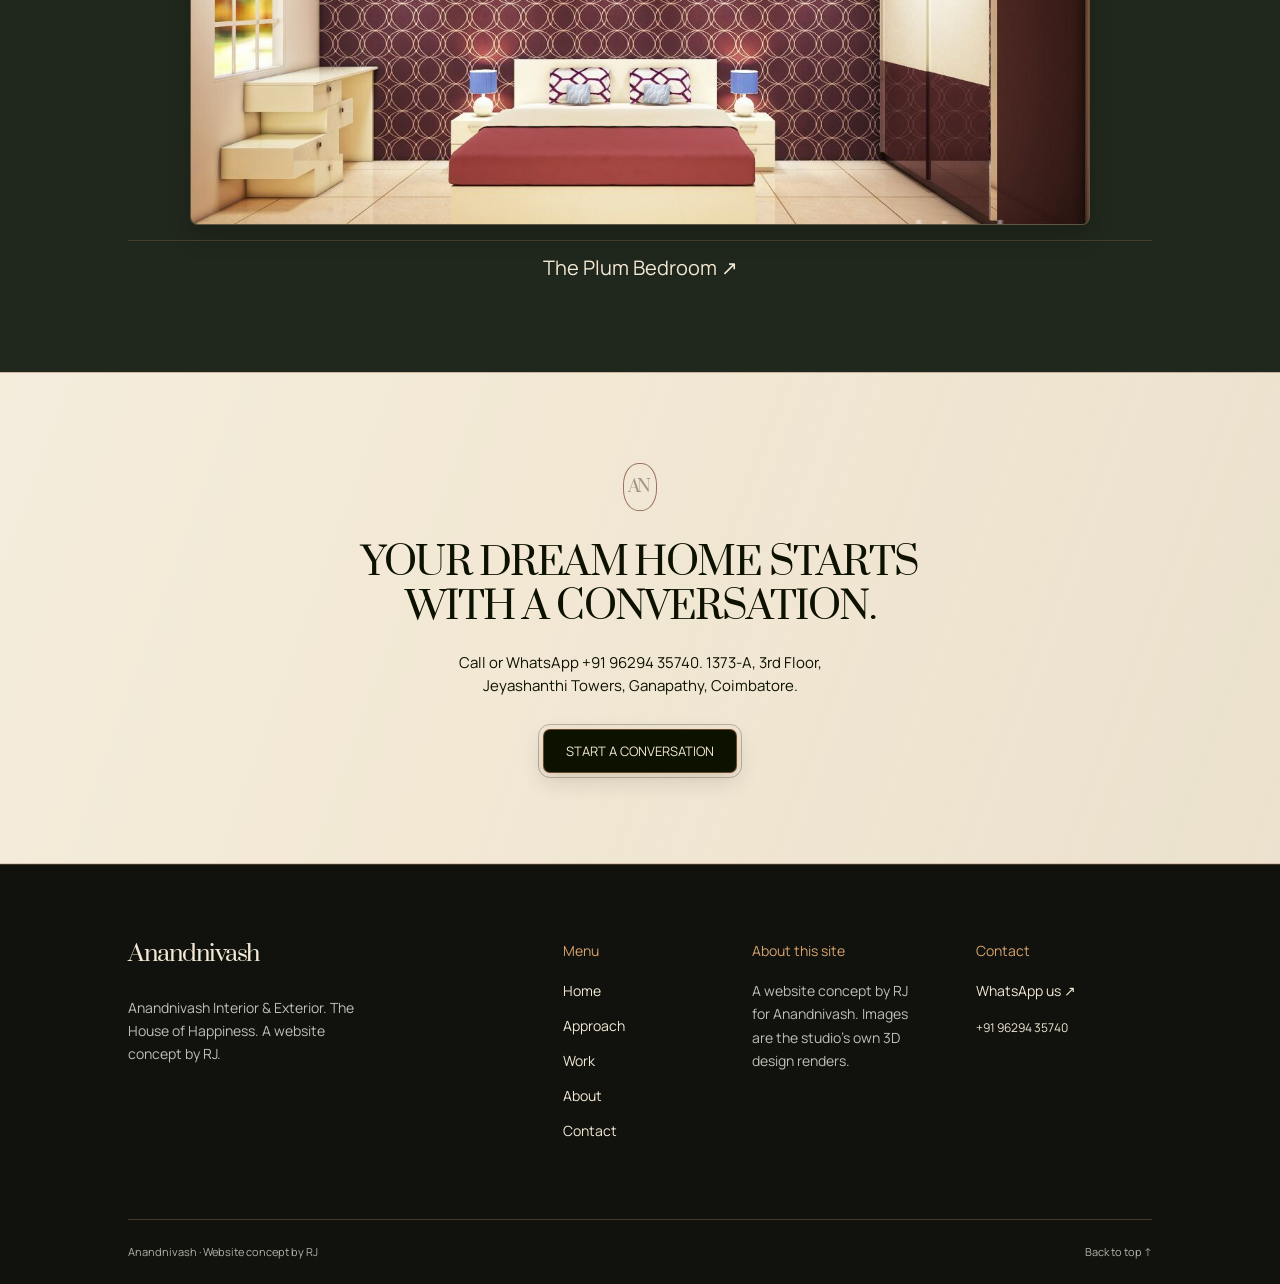
<file: walnut-kitchen.html>
<!doctype html>
<html lang="en">
<head>
<meta charset="utf-8">
<meta name="viewport" content="width=device-width, initial-scale=1">
<meta name="description" content="An L-shaped kitchen with walnut cabinets, a marble backsplash and a long working counter.">
<meta name="theme-color" content="#1b1613">
<title>The Walnut Kitchen — Anandnivash</title>

<link rel="preload" href="assets/fonts/prata.ttf" as="font" type="font/ttf" crossorigin>
<link rel="preload" href="assets/fonts/manrope.ttf" as="font" type="font/ttf" crossorigin>
<link rel="stylesheet" href="styles.css?v=e883690e1a">
<script src="site.js?v=267ea1fb16" defer></script>
</head>
<body class="page-interior page-project">
<a class="skip-link" href="#main-content">Skip to content</a>
<header class="site-header">
  <div class="header-inner">
    <a class="wordmark" href="index.html" aria-label="Anandnivash home">Anandnivash</a>
    <nav class="desktop-nav" aria-label="Main navigation">
      <a href="index.html">Home</a><a href="process.html">Approach</a><a href="work.html" aria-current="page">Work</a><a href="studio.html">About</a><a class="nav-contact" href="contact.html">Contact</a>
    </nav>
    <details class="mobile-menu">
      <summary aria-controls="mobile-navigation"><span class="menu-open-label">Menu</span><span class="menu-close-label">Close</span><span class="menu-lines" aria-hidden="true"></span></summary>
      <div class="menu-panel" id="mobile-navigation"><nav aria-label="Mobile navigation"><a href="index.html">Home</a><a href="process.html">Approach</a><a href="work.html" aria-current="page">Work</a><a href="studio.html">About</a><a href="contact.html">Contact</a></nav><p class="menu-note">A website concept by RJ for Anandnivash. Images are the studio&#x27;s own 3D design renders.</p></div>
    </details>
  </div>
</header>

<main id="main-content"><article class="surface-dark">
  <header class="fl-project-intro">
    <div class="fl-project-backdrop" aria-hidden="true"><img src="assets/an/r26.jpg" srcset="assets/an/r26.jpg 1280w, assets/an/r26.jpg 1280w" sizes="100vw" width="1280" height="720" alt="3D render of an L-shaped kitchen in walnut with a marble backsplash" loading="eager" decoding="async" fetchpriority="high" style="object-position:50% 50%"></div>
    <div class="container">
      <div class="fl-project-heading">
        <h1 class="display" data-reveal="text">The Walnut Kitchen</h1>
        <p class="body-large">Walnut, marble and a long counter.</p>
      </div>
      <div class="fl-project-summary">
        <p>An L-shaped kitchen with walnut cabinets, a marble backsplash and a long working counter.</p>
        <dl>
          <div><dt>Concept</dt><dd>Kitchen design</dd></div>
          <div><dt>Render</dt><dd><a href="https://anandnivash.com/project.html">Anandnivash (3D render) <span aria-hidden="true">↗</span></a></dd></div>
          <div><dt>About this study</dt><dd>Studio 3D render, from anandnivash.com.</dd></div>
        </dl>
      </div>
    </div>
  </header>
  <div class="container fl-project-gallery">
    <figure class="media-frame media-wide" data-reveal="image"><img src="assets/an/r26.jpg" srcset="assets/an/r26.jpg 1280w, assets/an/r26.jpg 1280w" sizes="100vw" width="1280" height="720" alt="3D render of an L-shaped kitchen in walnut with a marble backsplash" loading="eager" decoding="async" fetchpriority="high" style="object-position:50% 50%"></figure>
    <section class="fl-project-story" aria-labelledby="story-title">
      <h2 id="story-title" class="heading" data-reveal="text">Cabinets drawn to fit.</h2>
      <p>Kitchen cabinets are one of our core services. Each unit is drawn to the wall it sits on.</p>
    </section>
    <figure>
      <div class="media-frame media-wide" data-reveal="image"><img src="assets/an/r24.jpg" srcset="assets/an/r24.jpg 1280w, assets/an/r24.jpg 1280w" sizes="(max-width: 767px) calc(100vw - 44px), 50vw" width="1280" height="720" alt="A second kitchen design in lavender. Studio 3D render." loading="lazy" decoding="async" style="object-position:50% 50%"></div>
      <figcaption>A second kitchen design in lavender. Studio 3D render. <a href="https://anandnivash.com/project.html">Render: Anandnivash (3D render) <span aria-hidden="true">↗</span></a></figcaption>
    </figure>
    <section class="fl-project-story" aria-labelledby="detail-title">
      <h2 id="detail-title" class="heading" data-reveal="text">Colour is a choice.</h2>
      <p>The same layout works in walnut or in a bright lacquer. The 3D model lets you compare before you order.</p>
      <a class="text-link" href="work.html">All concepts <span aria-hidden="true">↗</span></a>
    </section>
  </div>
</article>
<section class="section surface-dark fl-next-project" aria-labelledby="next-title">
  <div class="container">
    <h2 id="next-title" class="heading">Next concept</h2>
    <a class="project-card" href="purple-bedroom.html">
      <div class="media-frame media-wide" data-reveal="image"><img src="assets/an/r12.jpg" srcset="assets/an/r12.jpg 1280w, assets/an/r12.jpg 1280w" sizes="(max-width: 767px) calc(100vw - 44px), 50vw" width="1280" height="720" alt="3D render of a bedroom with a plum feature wall and a built-in wardrobe" loading="lazy" decoding="async" style="object-position:50% 50%"></div>
      <div class="project-card__caption"><h3>The Plum Bedroom <span aria-hidden="true">↗</span></h3></div>
    </a>
  </div>
</section>
</main>
<section class="closing-cta surface-cream"><div class="container"><span class="studio-seal" aria-hidden="true">AN</span><h2 class="heading" data-reveal="text">Your dream home starts with a conversation.</h2><p>Call or WhatsApp +91 96294 35740. 1373-A, 3rd Floor, Jeyashanthi Towers, Ganapathy, Coimbatore.</p><a class="button-link button-dark" href="contact.html">Start a conversation</a></div></section>
<footer class="site-footer surface-dark"><div class="container"><div class="footer-grid"><div class="footer-brand"><a class="wordmark" href="index.html">Anandnivash</a><p>Anandnivash Interior &amp; Exterior. The House of Happiness. A website concept by RJ.</p></div><nav aria-label="Footer navigation"><h2>Menu</h2><a href="index.html">Home</a><a href="process.html">Approach</a><a href="work.html">Work</a><a href="studio.html">About</a><a href="contact.html">Contact</a></nav><div><h2>About this site</h2><p>A website concept by RJ for Anandnivash. Images are the studio&#x27;s own 3D design renders.</p></div><div><h2>Contact</h2><a href="https://wa.me/919629435740?text=Hi%20Anandnivash%2C%20I%27d%20like%20to%20talk%20about%20designing%20my%20home.">WhatsApp us <span aria-hidden="true">↗</span></a><a class="footer-phone" href="https://wa.me/919629435740?text=Hi%20Anandnivash%2C%20I%27d%20like%20to%20talk%20about%20designing%20my%20home.">+91 96294 35740</a></div></div><div class="footer-bottom"><p>Anandnivash · Website concept by RJ</p><a href="#main-content">Back to top ↑</a></div></div></footer>

</body>
</html>
</file>
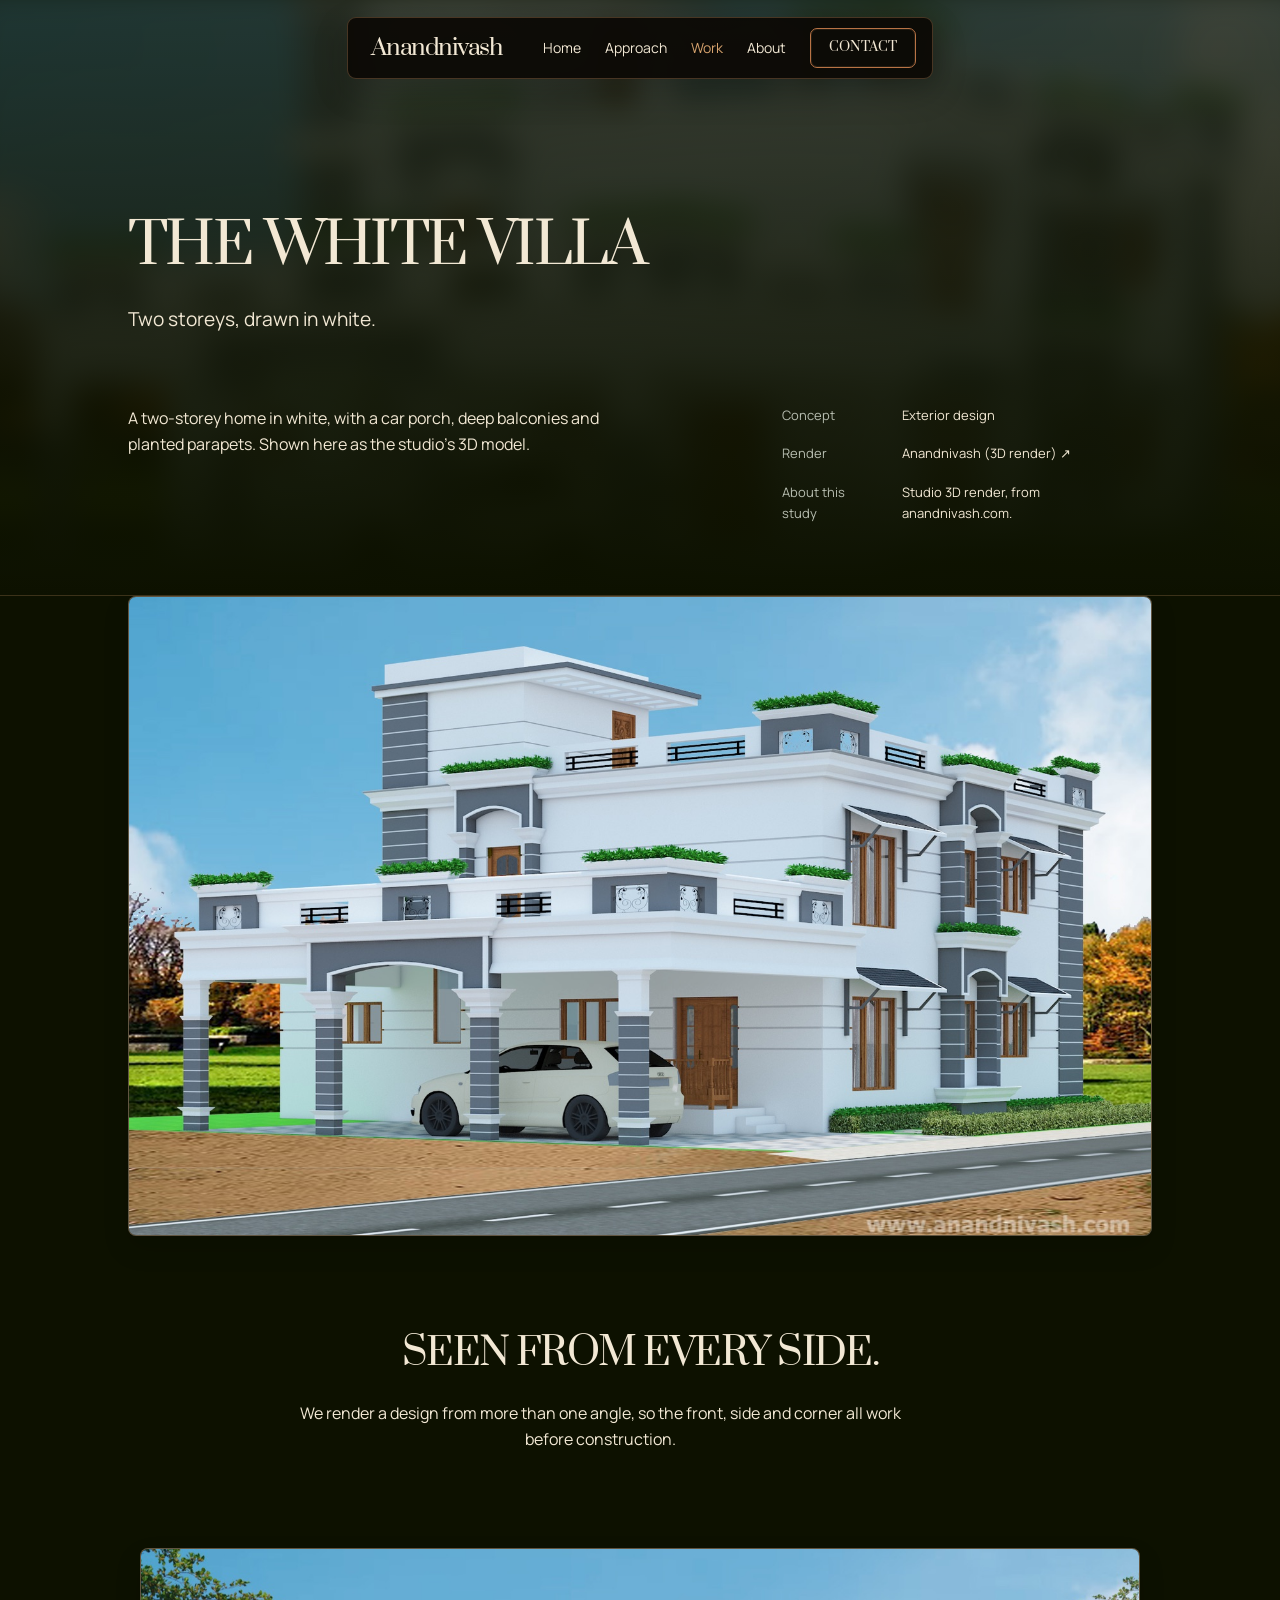
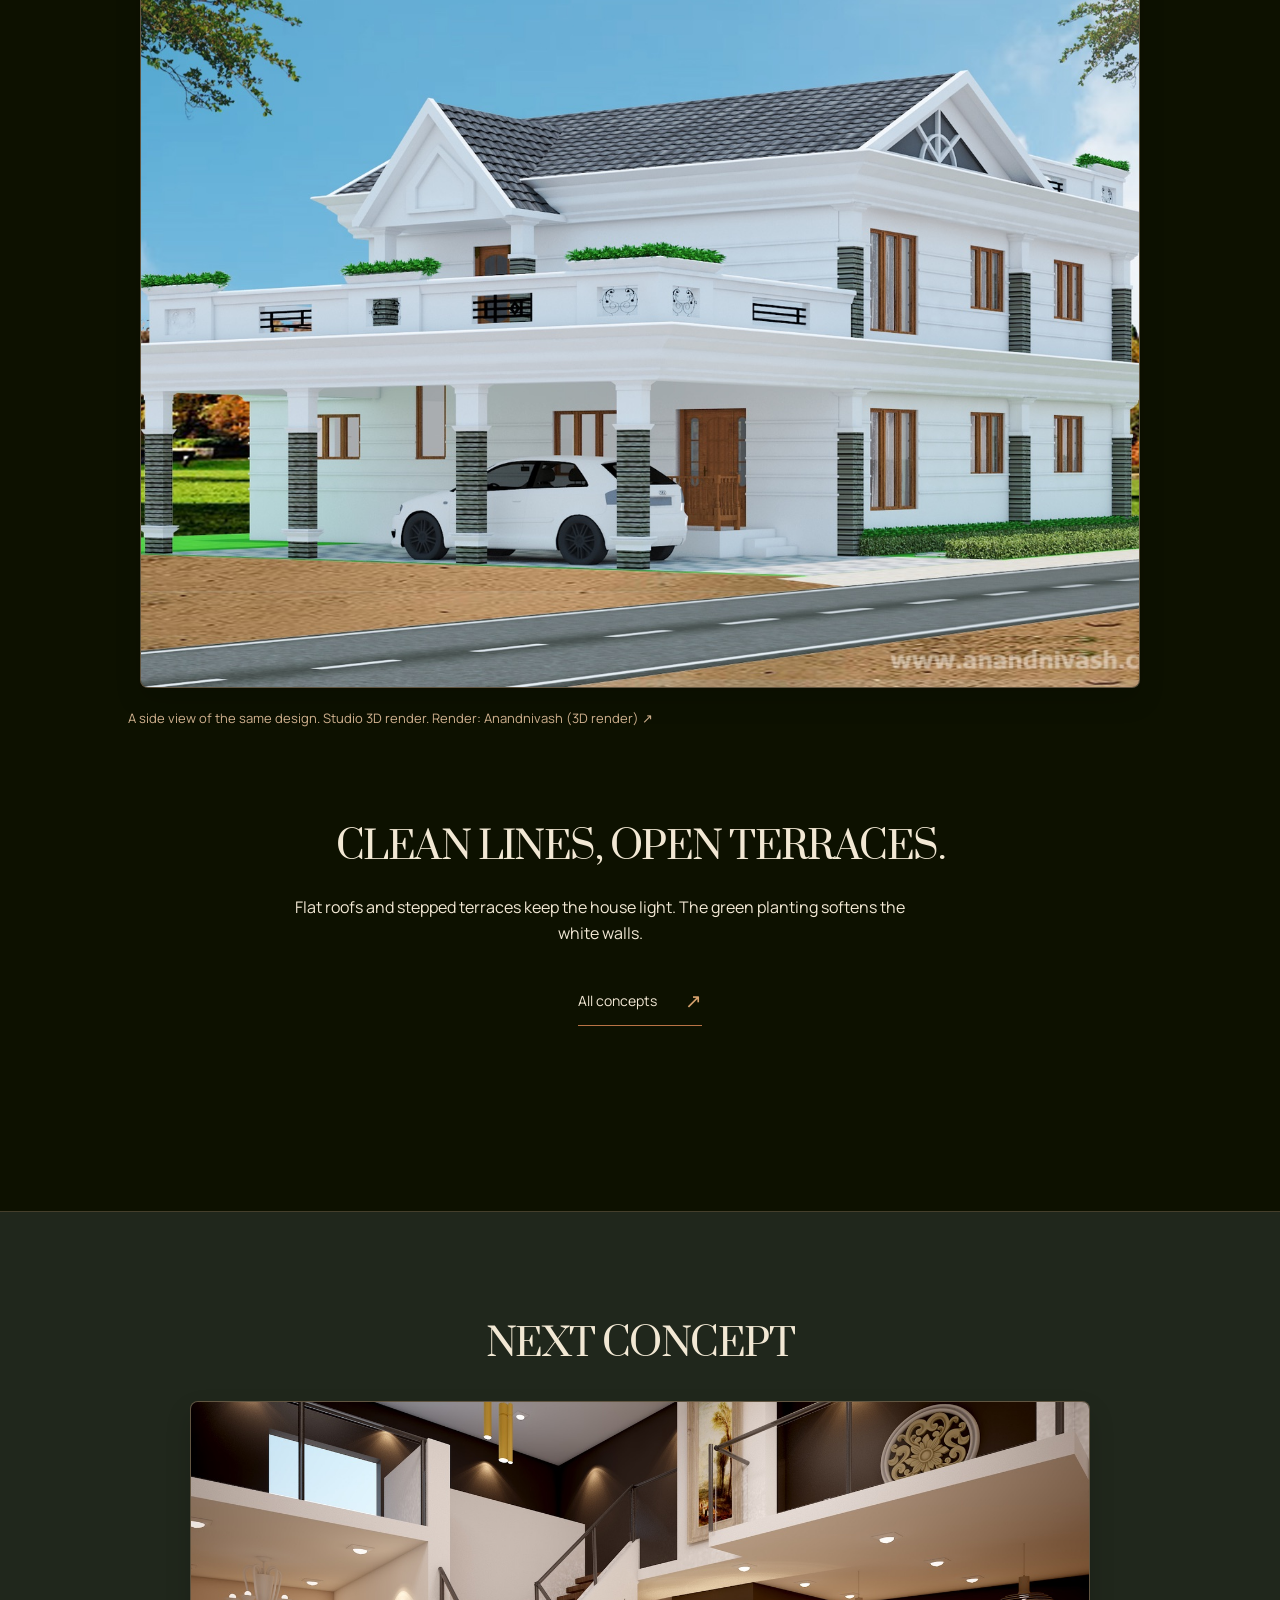
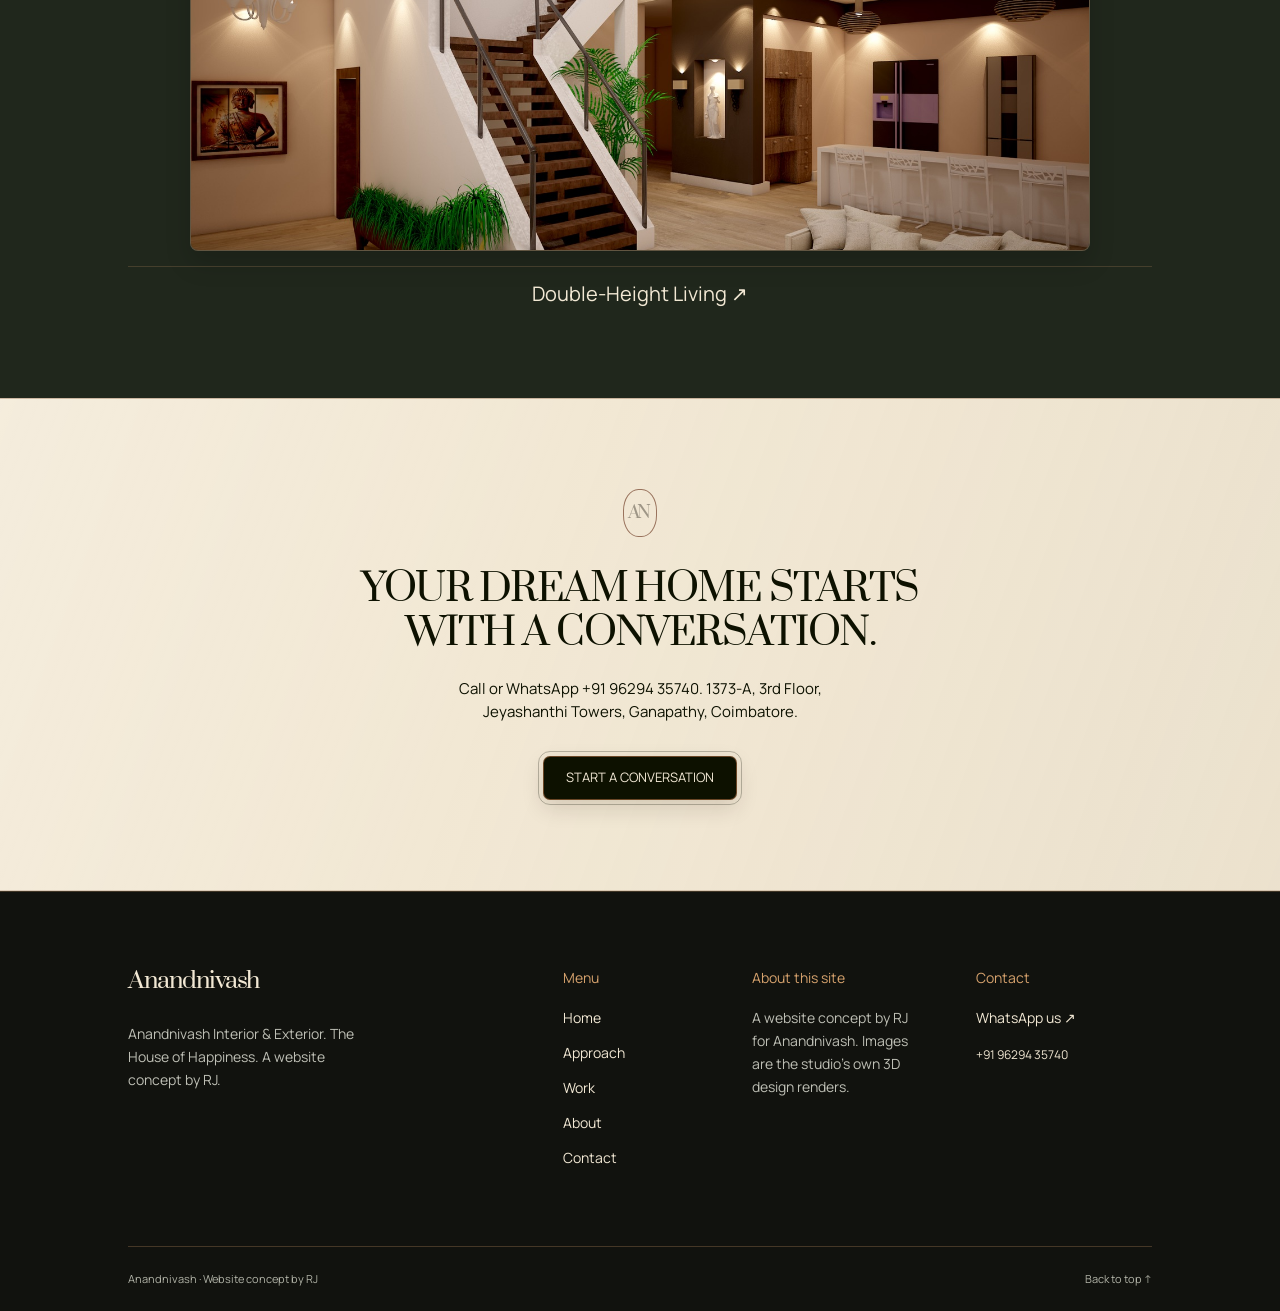
<file: white-villa.html>
<!doctype html>
<html lang="en">
<head>
<meta charset="utf-8">
<meta name="viewport" content="width=device-width, initial-scale=1">
<meta name="description" content="A two-storey home in white, with a car porch, deep balconies and planted parapets. Shown here as the studio&#x27;s 3D model.">
<meta name="theme-color" content="#1b1613">
<title>The White Villa — Anandnivash</title>

<link rel="preload" href="assets/fonts/prata.ttf" as="font" type="font/ttf" crossorigin>
<link rel="preload" href="assets/fonts/manrope.ttf" as="font" type="font/ttf" crossorigin>
<link rel="stylesheet" href="styles.css?v=e883690e1a">
<script src="site.js?v=267ea1fb16" defer></script>
</head>
<body class="page-interior page-project">
<a class="skip-link" href="#main-content">Skip to content</a>
<header class="site-header">
  <div class="header-inner">
    <a class="wordmark" href="index.html" aria-label="Anandnivash home">Anandnivash</a>
    <nav class="desktop-nav" aria-label="Main navigation">
      <a href="index.html">Home</a><a href="process.html">Approach</a><a href="work.html" aria-current="page">Work</a><a href="studio.html">About</a><a class="nav-contact" href="contact.html">Contact</a>
    </nav>
    <details class="mobile-menu">
      <summary aria-controls="mobile-navigation"><span class="menu-open-label">Menu</span><span class="menu-close-label">Close</span><span class="menu-lines" aria-hidden="true"></span></summary>
      <div class="menu-panel" id="mobile-navigation"><nav aria-label="Mobile navigation"><a href="index.html">Home</a><a href="process.html">Approach</a><a href="work.html" aria-current="page">Work</a><a href="studio.html">About</a><a href="contact.html">Contact</a></nav><p class="menu-note">A website concept by RJ for Anandnivash. Images are the studio&#x27;s own 3D design renders.</p></div>
    </details>
  </div>
</header>

<main id="main-content"><article class="surface-dark">
  <header class="fl-project-intro">
    <div class="fl-project-backdrop" aria-hidden="true"><img src="assets/an/r4.jpg" srcset="assets/an/r4.jpg 1600w, assets/an/r4.jpg 1600w" sizes="100vw" width="1600" height="1067" alt="3D render of a two-storey white villa with a car porch and planted terraces" loading="eager" decoding="async" fetchpriority="high" style="object-position:50% 50%"></div>
    <div class="container">
      <div class="fl-project-heading">
        <h1 class="display" data-reveal="text">The White Villa</h1>
        <p class="body-large">Two storeys, drawn in white.</p>
      </div>
      <div class="fl-project-summary">
        <p>A two-storey home in white, with a car porch, deep balconies and planted parapets. Shown here as the studio&#x27;s 3D model.</p>
        <dl>
          <div><dt>Concept</dt><dd>Exterior design</dd></div>
          <div><dt>Render</dt><dd><a href="https://anandnivash.com/project.html">Anandnivash (3D render) <span aria-hidden="true">↗</span></a></dd></div>
          <div><dt>About this study</dt><dd>Studio 3D render, from anandnivash.com.</dd></div>
        </dl>
      </div>
    </div>
  </header>
  <div class="container fl-project-gallery">
    <figure class="media-frame media-wide" data-reveal="image"><img src="assets/an/r4.jpg" srcset="assets/an/r4.jpg 1600w, assets/an/r4.jpg 1600w" sizes="100vw" width="1600" height="1067" alt="3D render of a two-storey white villa with a car porch and planted terraces" loading="eager" decoding="async" fetchpriority="high" style="object-position:50% 50%"></figure>
    <section class="fl-project-story" aria-labelledby="story-title">
      <h2 id="story-title" class="heading" data-reveal="text">Seen from every side.</h2>
      <p>We render a design from more than one angle, so the front, side and corner all work before construction.</p>
    </section>
    <figure>
      <div class="media-frame media-wide" data-reveal="image"><img src="assets/an/r5.jpg" srcset="assets/an/r5.jpg 1600w, assets/an/r5.jpg 1600w" sizes="(max-width: 767px) calc(100vw - 44px), 50vw" width="1600" height="1067" alt="A side view of the same design. Studio 3D render." loading="lazy" decoding="async" style="object-position:50% 50%"></div>
      <figcaption>A side view of the same design. Studio 3D render. <a href="https://anandnivash.com/project.html">Render: Anandnivash (3D render) <span aria-hidden="true">↗</span></a></figcaption>
    </figure>
    <section class="fl-project-story" aria-labelledby="detail-title">
      <h2 id="detail-title" class="heading" data-reveal="text">Clean lines, open terraces.</h2>
      <p>Flat roofs and stepped terraces keep the house light. The green planting softens the white walls.</p>
      <a class="text-link" href="work.html">All concepts <span aria-hidden="true">↗</span></a>
    </section>
  </div>
</article>
<section class="section surface-dark fl-next-project" aria-labelledby="next-title">
  <div class="container">
    <h2 id="next-title" class="heading">Next concept</h2>
    <a class="project-card" href="double-height-living.html">
      <div class="media-frame media-wide" data-reveal="image"><img src="assets/an/r36.jpg" srcset="assets/an/r36.jpg 1600w, assets/an/r36.jpg 1600w" sizes="(max-width: 767px) calc(100vw - 44px), 50vw" width="1600" height="1600" alt="3D render of a double-height living room with a staircase and warm lighting" loading="lazy" decoding="async" style="object-position:50% 50%"></div>
      <div class="project-card__caption"><h3>Double-Height Living <span aria-hidden="true">↗</span></h3></div>
    </a>
  </div>
</section>
</main>
<section class="closing-cta surface-cream"><div class="container"><span class="studio-seal" aria-hidden="true">AN</span><h2 class="heading" data-reveal="text">Your dream home starts with a conversation.</h2><p>Call or WhatsApp +91 96294 35740. 1373-A, 3rd Floor, Jeyashanthi Towers, Ganapathy, Coimbatore.</p><a class="button-link button-dark" href="contact.html">Start a conversation</a></div></section>
<footer class="site-footer surface-dark"><div class="container"><div class="footer-grid"><div class="footer-brand"><a class="wordmark" href="index.html">Anandnivash</a><p>Anandnivash Interior &amp; Exterior. The House of Happiness. A website concept by RJ.</p></div><nav aria-label="Footer navigation"><h2>Menu</h2><a href="index.html">Home</a><a href="process.html">Approach</a><a href="work.html">Work</a><a href="studio.html">About</a><a href="contact.html">Contact</a></nav><div><h2>About this site</h2><p>A website concept by RJ for Anandnivash. Images are the studio&#x27;s own 3D design renders.</p></div><div><h2>Contact</h2><a href="https://wa.me/919629435740?text=Hi%20Anandnivash%2C%20I%27d%20like%20to%20talk%20about%20designing%20my%20home.">WhatsApp us <span aria-hidden="true">↗</span></a><a class="footer-phone" href="https://wa.me/919629435740?text=Hi%20Anandnivash%2C%20I%27d%20like%20to%20talk%20about%20designing%20my%20home.">+91 96294 35740</a></div></div><div class="footer-bottom"><p>Anandnivash · Website concept by RJ</p><a href="#main-content">Back to top ↑</a></div></div></footer>

</body>
</html>
</file>
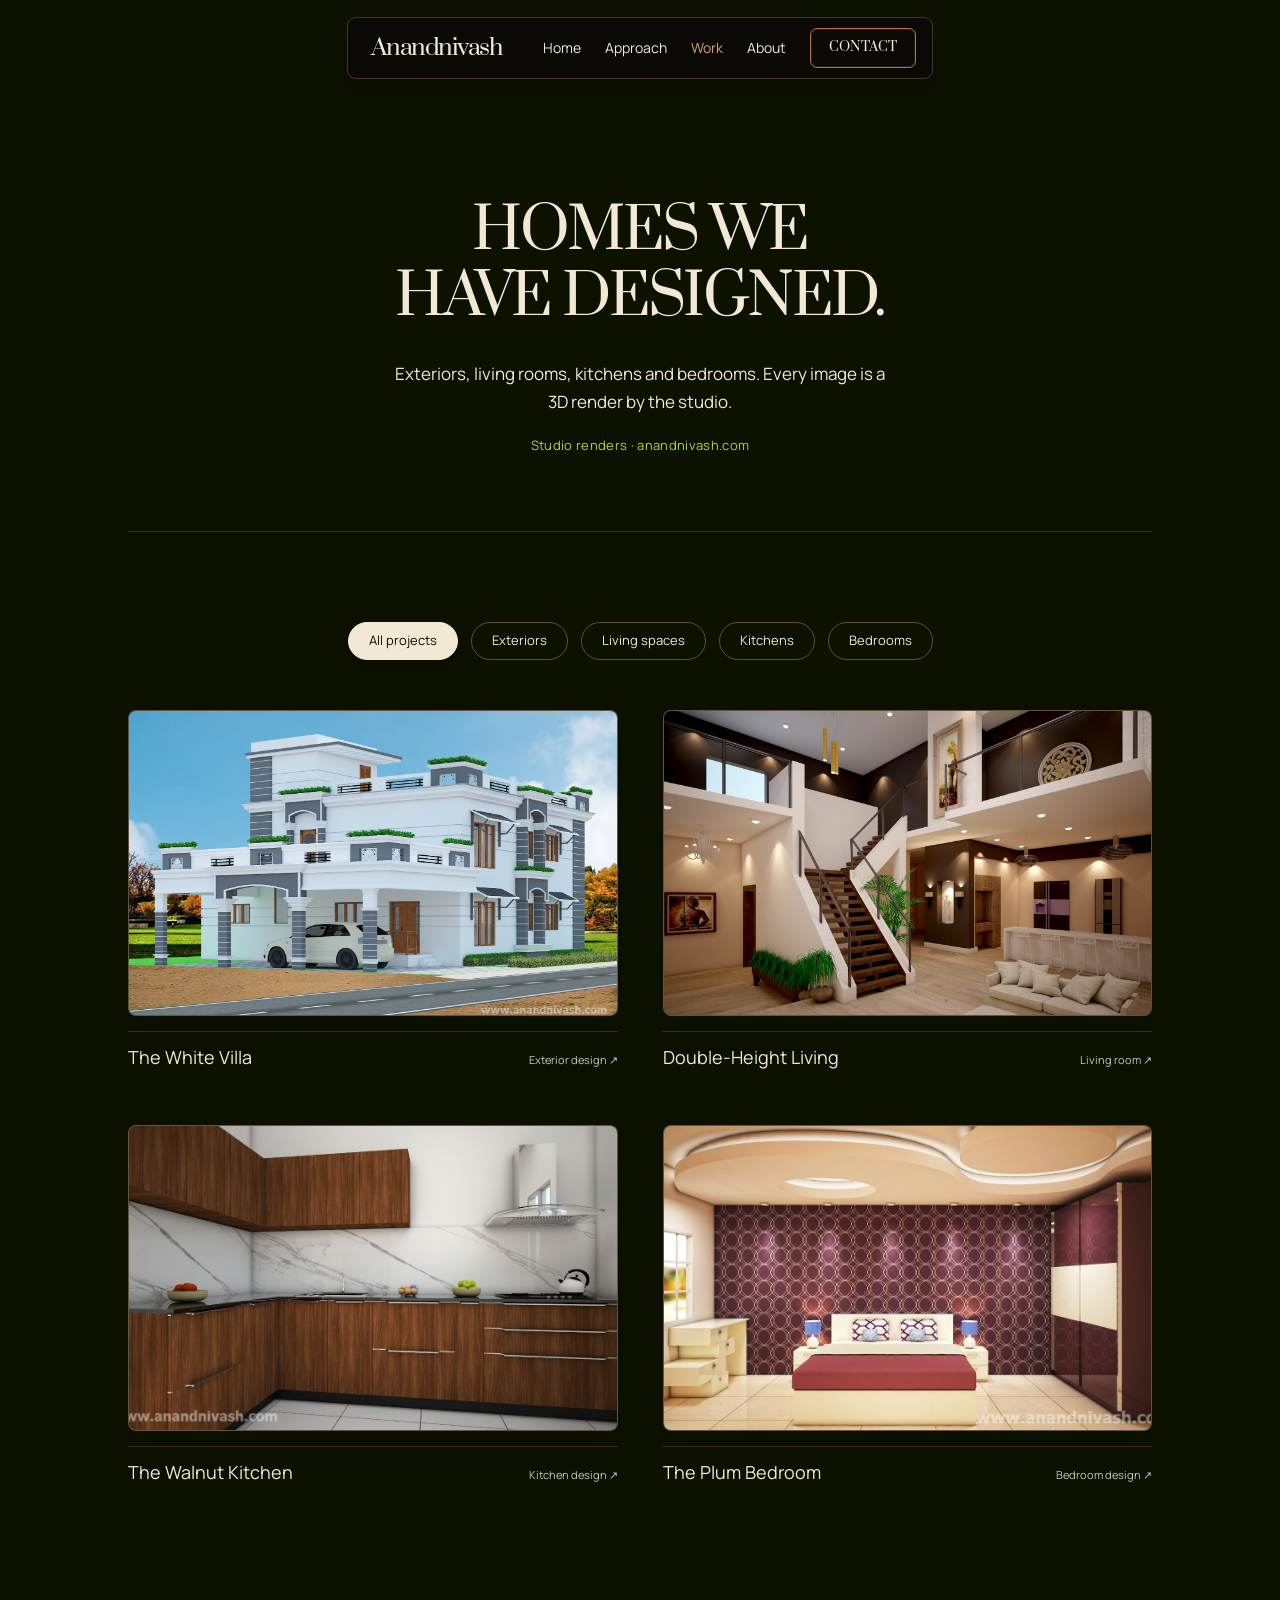
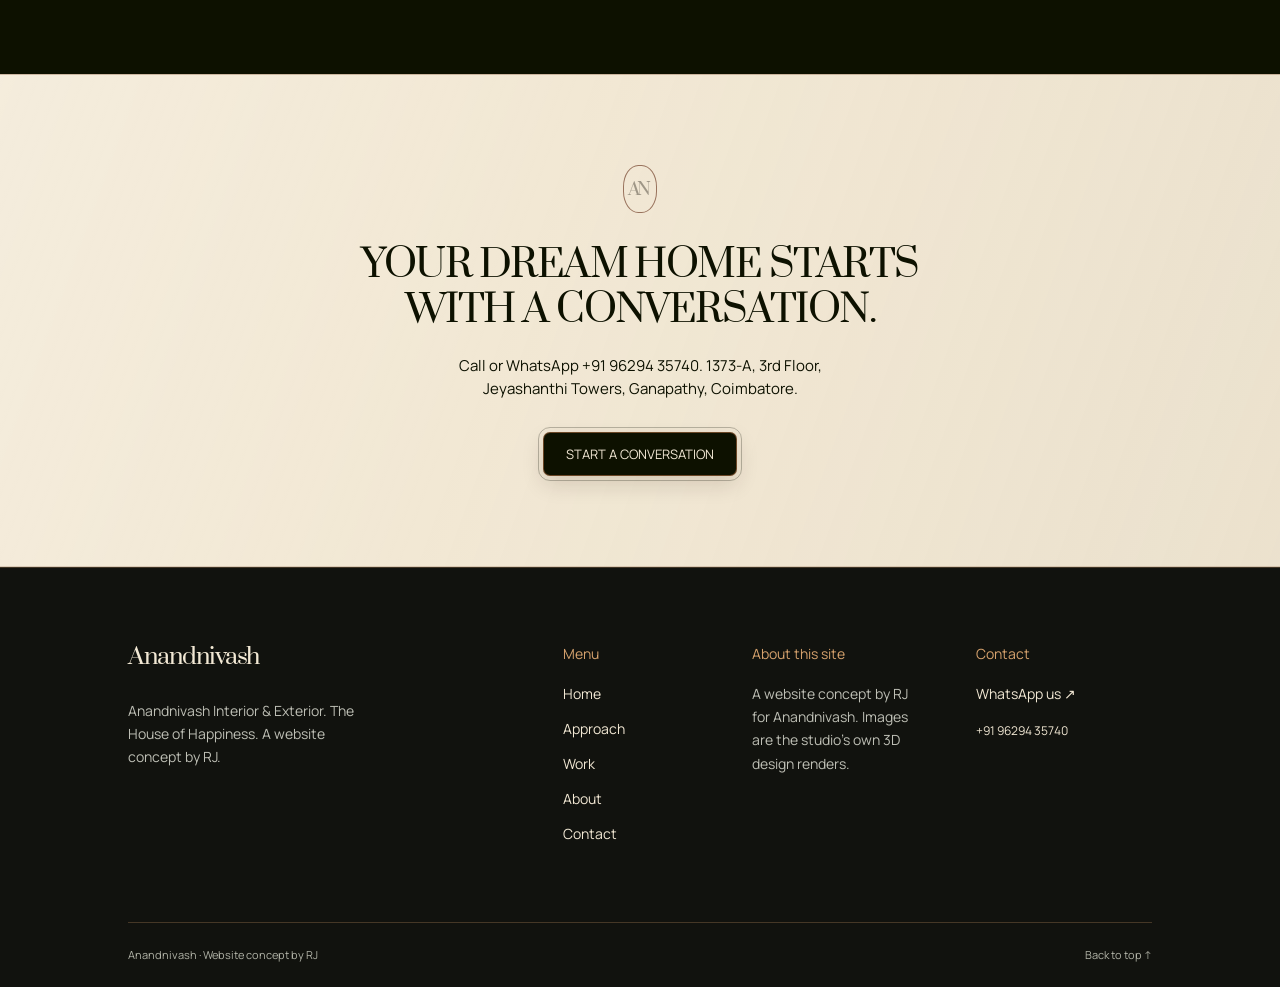
<file: work.html>
<!doctype html>
<html lang="en">
<head>
<meta charset="utf-8">
<meta name="viewport" content="width=device-width, initial-scale=1">
<meta name="description" content="Interior and exterior design in Ganapathy, Coimbatore. CAD drawings and 3D models for homes and commercial spaces. A website concept by RJ.">
<meta name="theme-color" content="#1b1613">
<title>Our work — Anandnivash</title>

<link rel="preload" href="assets/fonts/prata.ttf" as="font" type="font/ttf" crossorigin>
<link rel="preload" href="assets/fonts/manrope.ttf" as="font" type="font/ttf" crossorigin>
<link rel="stylesheet" href="styles.css?v=e883690e1a">
<script src="site.js?v=267ea1fb16" defer></script>
</head>
<body class="page-interior page-work">
<a class="skip-link" href="#main-content">Skip to content</a>
<header class="site-header">
  <div class="header-inner">
    <a class="wordmark" href="index.html" aria-label="Anandnivash home">Anandnivash</a>
    <nav class="desktop-nav" aria-label="Main navigation">
      <a href="index.html">Home</a><a href="process.html">Approach</a><a href="work.html" aria-current="page">Work</a><a href="studio.html">About</a><a class="nav-contact" href="contact.html">Contact</a>
    </nav>
    <details class="mobile-menu">
      <summary aria-controls="mobile-navigation"><span class="menu-open-label">Menu</span><span class="menu-close-label">Close</span><span class="menu-lines" aria-hidden="true"></span></summary>
      <div class="menu-panel" id="mobile-navigation"><nav aria-label="Mobile navigation"><a href="index.html">Home</a><a href="process.html">Approach</a><a href="work.html" aria-current="page">Work</a><a href="studio.html">About</a><a href="contact.html">Contact</a></nav><p class="menu-note">A website concept by RJ for Anandnivash. Images are the studio&#x27;s own 3D design renders.</p></div>
    </details>
  </div>
</header>

<main id="main-content"><div class="surface-dark" data-work>
  <section class="fl-page-intro container" aria-labelledby="work-title">
    <h1 id="work-title" class="display" data-reveal="text">Homes we have designed.</h1>
    <p class="page-lead">Exteriors, living rooms, kitchens and bedrooms. Every image is a 3D render by the studio.</p>
    <p class="eyebrow">Studio renders · anandnivash.com</p>
  </section>
  <section id="projects" class="container section" aria-label="Selected concepts">
    <nav class="fl-work-filters" aria-label="Project category">
      <a href="work.html?category=all#projects" data-work-category-filter="all" aria-current="true">All projects</a>
      <a href="work.html?category=Exteriors#projects" data-work-category-filter="Exteriors">Exteriors</a>
<a href="work.html?category=Living%20spaces#projects" data-work-category-filter="Living spaces">Living spaces</a>
<a href="work.html?category=Kitchens#projects" data-work-category-filter="Kitchens">Kitchens</a>
<a href="work.html?category=Bedrooms#projects" data-work-category-filter="Bedrooms">Bedrooms</a>
    </nav>
    <div class="fl-work-grid"><a class="project-card" data-work-project data-category="Exteriors" href="white-villa.html"><div class="media-frame" data-reveal="image"><img src="assets/an/r4.jpg" srcset="assets/an/r4.jpg 1600w, assets/an/r4.jpg 1600w" sizes="(max-width: 767px) calc(100vw - 44px), 50vw" width="1600" height="1067" alt="3D render of a two-storey white villa with a car porch and planted terraces" loading="lazy" decoding="async" style="object-position:50% 50%"></div><div class="project-card__caption"><h3>The White Villa</h3><span>Exterior design <span aria-hidden="true">↗</span></span></div></a>
<a class="project-card" data-work-project data-category="Living spaces" href="double-height-living.html"><div class="media-frame" data-reveal="image"><img src="assets/an/r36.jpg" srcset="assets/an/r36.jpg 1600w, assets/an/r36.jpg 1600w" sizes="(max-width: 767px) calc(100vw - 44px), 50vw" width="1600" height="1600" alt="3D render of a double-height living room with a staircase and warm lighting" loading="lazy" decoding="async" style="object-position:50% 50%"></div><div class="project-card__caption"><h3>Double-Height Living</h3><span>Living room <span aria-hidden="true">↗</span></span></div></a>
<a class="project-card" data-work-project data-category="Kitchens" href="walnut-kitchen.html"><div class="media-frame" data-reveal="image"><img src="assets/an/r26.jpg" srcset="assets/an/r26.jpg 1280w, assets/an/r26.jpg 1280w" sizes="(max-width: 767px) calc(100vw - 44px), 50vw" width="1280" height="720" alt="3D render of an L-shaped kitchen in walnut with a marble backsplash" loading="lazy" decoding="async" style="object-position:50% 50%"></div><div class="project-card__caption"><h3>The Walnut Kitchen</h3><span>Kitchen design <span aria-hidden="true">↗</span></span></div></a>
<a class="project-card" data-work-project data-category="Bedrooms" href="purple-bedroom.html"><div class="media-frame" data-reveal="image"><img src="assets/an/r12.jpg" srcset="assets/an/r12.jpg 1280w, assets/an/r12.jpg 1280w" sizes="(max-width: 767px) calc(100vw - 44px), 50vw" width="1280" height="720" alt="3D render of a bedroom with a plum feature wall and a built-in wardrobe" loading="lazy" decoding="async" style="object-position:50% 50%"></div><div class="project-card__caption"><h3>The Plum Bedroom</h3><span>Bedroom design <span aria-hidden="true">↗</span></span></div></a></div>
  </section>
</div>
</main>
<section class="closing-cta surface-cream"><div class="container"><span class="studio-seal" aria-hidden="true">AN</span><h2 class="heading" data-reveal="text">Your dream home starts with a conversation.</h2><p>Call or WhatsApp +91 96294 35740. 1373-A, 3rd Floor, Jeyashanthi Towers, Ganapathy, Coimbatore.</p><a class="button-link button-dark" href="contact.html">Start a conversation</a></div></section>
<footer class="site-footer surface-dark"><div class="container"><div class="footer-grid"><div class="footer-brand"><a class="wordmark" href="index.html">Anandnivash</a><p>Anandnivash Interior &amp; Exterior. The House of Happiness. A website concept by RJ.</p></div><nav aria-label="Footer navigation"><h2>Menu</h2><a href="index.html">Home</a><a href="process.html">Approach</a><a href="work.html">Work</a><a href="studio.html">About</a><a href="contact.html">Contact</a></nav><div><h2>About this site</h2><p>A website concept by RJ for Anandnivash. Images are the studio&#x27;s own 3D design renders.</p></div><div><h2>Contact</h2><a href="https://wa.me/919629435740?text=Hi%20Anandnivash%2C%20I%27d%20like%20to%20talk%20about%20designing%20my%20home.">WhatsApp us <span aria-hidden="true">↗</span></a><a class="footer-phone" href="https://wa.me/919629435740?text=Hi%20Anandnivash%2C%20I%27d%20like%20to%20talk%20about%20designing%20my%20home.">+91 96294 35740</a></div></div><div class="footer-bottom"><p>Anandnivash · Website concept by RJ</p><a href="#main-content">Back to top ↑</a></div></div></footer>

</body>
</html>
</file>
<file: styles.css>
@font-face{font-family:Prata;src:url("assets/fonts/prata.ttf") format("truetype");font-weight:400;font-style:normal;font-display:swap}
@font-face{font-family:Manrope;src:url("assets/fonts/manrope.ttf") format("truetype");font-weight:200 800;font-style:normal;font-display:swap}
:root{--cream:#f2e8d4;--ink:#0d1100;--forest:#2c3a0c;--rust:#c4561a;--brown:#1b1613;--muted:#b7b8ad;--serif:Prata,Georgia,serif;--sans:Manrope,Arial,sans-serif;--radius:8px;--ease:cubic-bezier(.2,.7,.2,1);color-scheme:dark}
*{box-sizing:border-box}html{scroll-behavior:smooth;scroll-padding-top:110px}body{margin:0;background:var(--ink);color:var(--cream);font:400 16px/1.65 var(--sans);-webkit-font-smoothing:antialiased}body.menu-is-open{overflow:hidden}img{display:block;width:100%;height:auto}svg{display:block;max-width:100%}h1,h2,h3,p,figure{margin:0}h1,h2,h3{font-weight:400}h1,h2{text-wrap:balance}p{max-width:65ch}a{color:inherit;text-decoration:none}button,summary{font:inherit;color:inherit}button,a,summary{-webkit-tap-highlight-color:transparent}a:focus-visible,button:focus-visible,summary:focus-visible,[tabindex]:focus-visible{outline:2px solid currentColor;outline-offset:5px}::selection{background:#b5d334;color:#0d1100}::selection{background:#b5d334;color:var(--cream)}[hidden]{display:none!important}.container{width:80%;max-width:1380px;margin-inline:auto}.section{padding-block:clamp(80px,7vw,120px)}.surface-cream{background:var(--cream);color:var(--ink);color-scheme:light}.surface-dark{background:var(--ink);color:var(--cream)}.surface-forest{background:var(--forest);color:var(--cream)}.surface-rust{background:var(--rust);color:var(--cream)}.display{font:400 clamp(40px,4.5vw,78px)/1.15 var(--serif);text-transform:uppercase;letter-spacing:-.045em}.heading{font:400 clamp(30px,3vw,52px)/1.15 var(--serif);text-transform:uppercase;letter-spacing:-.04em}.body-large{font-size:clamp(18px,1.5vw,21px);line-height:1.6}.measure{max-width:42rem}.eyebrow{font-size:13px;letter-spacing:.025em}.text-link{display:inline-flex;align-items:center;justify-content:space-between;gap:28px;min-height:44px;padding-block:9px;border-bottom:1px solid currentColor;font-size:14px;line-height:1.5}.text-link span{font-size:20px;transition:transform .25s}.text-link:hover span{transform:translate(2px,-2px)}.button-link{display:inline-flex;align-items:center;justify-content:center;min-height:44px;padding:11px 22px;border-radius:7px;background:var(--cream);color:var(--ink);outline:1px solid rgb(242 232 212 / .35);outline-offset:4px;font-size:13px;line-height:1.3;text-transform:uppercase;transition:background .25s,transform .25s}.button-link:hover{background:#fff8e9;transform:translateY(-2px)}.button-dark{background:var(--ink);color:var(--cream);outline-color:rgb(8 14 0 / .25)}.button-dark:hover{background:var(--forest)}.media-frame{overflow:hidden;border-radius:var(--radius);aspect-ratio:4/3;background:#393b32}.media-frame img{width:100%;height:100%;object-fit:cover}.media-portrait{aspect-ratio:3/4}.media-square{aspect-ratio:1}.media-wide{aspect-ratio:16/9}.skip-link{position:fixed;top:12px;left:20px;z-index:40;padding:12px 20px;background:var(--cream);color:var(--ink);transform:translateY(-160%)}.skip-link:focus{transform:none}
/* Header 20, expanded menu 21, summary 22, skip link 40. */
.site-header{position:fixed;inset:17px 0 auto;z-index:20;pointer-events:none;color:var(--cream)}.header-inner{width:max-content;max-width:calc(100% - 32px);min-height:62px;margin:auto;padding:8px 16px 8px 23px;display:flex;align-items:center;gap:42px;background:rgb(12 10 6 / .95);border-radius:9px;pointer-events:auto}.wordmark{font:400 23px/1.2 var(--serif);letter-spacing:-.065em;white-space:nowrap}.desktop-nav{display:flex;align-items:center;gap:24px}.desktop-nav>a{display:flex;align-items:center;min-height:40px;font-size:14px;white-space:nowrap}.desktop-nav>a:hover,.desktop-nav>a[aria-current]{color:#d5b99b}.desktop-nav .nav-contact{padding:7px 18px;border:1px solid #766e60;border-radius:7px;text-transform:uppercase;font-family:var(--serif);font-size:13px}.mobile-menu{display:none}.home-hero{position:relative;isolation:isolate;overflow:hidden;background:linear-gradient(180deg,rgb(77 29 10 / .35),rgb(51 22 11 / .6) 48%,#1a0c04 91%),url("assets/textile.jpg") center top/cover;color:var(--cream)}.hero-plan{position:absolute;inset:90px 0 auto;width:100%;height:1000px;z-index:-1;opacity:.14;pointer-events:none}.hero-main{min-height:100svh;min-height:100dvh;padding-top:170px;padding-bottom:115px;display:flex;flex-direction:column;align-items:center;justify-content:center;text-align:center}.studio-seal{display:inline-flex;width:34px;height:48px;border:1px solid currentColor;border-radius:45%;align-items:center;justify-content:center;font:400 17px/1 var(--serif);letter-spacing:-.15em;padding-right:3px;opacity:.7}.hero-kicker{font-size:14px;margin-top:25px;color:#e2c6aa}.hero-main h1{font:400 clamp(42px,4.5vw,79px)/1.14 var(--serif);letter-spacing:-.045em;text-transform:uppercase;max-width:1100px;margin-top:33px}.hero-description{font-size:17px;line-height:1.55;max-width:46ch;margin-top:36px}.hero-main .button-link{margin-top:36px}.hero-sample{font-size:11px;letter-spacing:.01em;margin-top:30px;color:#e2c6aa}.hero-categories{display:flex;align-items:flex-start;gap:32px;padding-bottom:180px;padding-top:20px}.category-card{flex:1;min-width:0;aspect-ratio:1;overflow:hidden;border-radius:8px;position:relative;display:grid;place-items:center;transition:flex .45s var(--ease)}.category-card:first-child{margin-top:60px}.category-card:nth-child(3){margin-top:120px}.category-photo{position:absolute;inset:0}.category-photo:after{content:"";position:absolute;inset:0;background:rgb(0 0 0 / .17)}.category-photo img{height:100%;width:100%;object-fit:cover;transition:transform .7s var(--ease)}.category-label{position:relative;background:var(--cream);color:var(--ink);border-radius:3px;padding:3px 12px;font-size:14px;line-height:1.5;text-transform:uppercase}.category-card:hover,.category-card:focus-visible{flex:1.2}.category-card:hover img{transform:scale(1.04)}
.craft-section{position:relative;background-image:linear-gradient(30deg,transparent 25%,rgb(255 255 255 / .35) 25.1%,transparent 50%,rgb(255 255 255 / .3) 50.1%,transparent 70%)}.craft-heading{max-width:19ch;margin-bottom:72px}.craft-grid{display:grid;grid-template-columns:1.35fr 1fr;gap:32px;align-items:stretch}.craft-panel{overflow:hidden;border-radius:8px;background:rgb(255 255 255 / .4)}.panel-copy{padding:25px}.panel-copy h3{font-size:20px;line-height:1.4;letter-spacing:-.035em}.panel-copy p{font-size:15px;line-height:1.55;margin-top:12px;color:#5b5a50}.craft-pair{display:grid;gap:30px}.craft-pair .craft-panel{display:flex;flex-direction:column}.craft-pair .craft-photo{flex:1;min-height:210px}.craft-photo{height:210px;overflow:hidden}.craft-photo img{width:100%;height:100%;object-fit:cover}.material-study{display:flex;flex-direction:column}.material-board{display:grid;grid-template-columns:1.15fr .85fr;grid-template-rows:1fr 1fr;gap:28px 22px;align-items:center;flex:1;margin:24px;padding:25px 10px;background:repeating-linear-gradient(0deg,transparent 0 32px,rgb(119 107 83 / .09) 33px 34px)}.material-sample{min-width:0}.material-sample .media-frame{border:8px solid #f6efdf;box-shadow:0 10px 25px rgb(85 63 35 / .1);aspect-ratio:1}.material-sample figcaption{font-size:13px;margin-top:12px;text-align:center}.sample-timber{grid-row:1/span 2;transform:rotate(-5deg)}.sample-timber .media-frame{aspect-ratio:.64}.sample-weave{transform:rotate(7deg)}.sample-light{transform:rotate(-3deg)}
.showcase-section{overflow:hidden;padding-bottom:85px}.showcase-heading{margin-bottom:65px}.showcase-heading .heading{max-width:22ch}.showcase-heading>p{font-size:14px;color:var(--muted);margin-top:22px}.showcase-track{display:flex;gap:24px;overflow-x:auto;overscroll-behavior-x:contain;scroll-snap-type:x mandatory;scrollbar-width:none;padding-inline:10%;padding-block:8px 20px;scroll-padding-inline:10%}.showcase-track::-webkit-scrollbar{display:none}.showcase-card{flex:0 0 22vw;min-width:230px;scroll-snap-align:center}.showcase-card.is-featured{flex-basis:40vw}.showcase-card .media-frame{height:420px;aspect-ratio:auto}.showcase-card .media-frame img{transition:transform .65s var(--ease)}.showcase-card:hover .media-frame img{transform:scale(1.04)}.showcase-caption{margin-top:17px;display:flex;justify-content:space-between;gap:16px;align-items:baseline}.showcase-caption h3{font-size:15px;line-height:1.5}.showcase-caption span{font-size:11px;color:var(--muted)}.showcase-controls{display:flex;justify-content:space-between;align-items:center;margin-top:25px}.showcase-controls>div{display:flex;gap:12px}.showcase-controls button{width:45px;height:45px;border:1px solid #77776b;border-radius:50%;background:transparent;cursor:pointer;font-size:23px}.showcase-controls button:disabled{opacity:.25;cursor:default}.showcase-controls button:hover:not(:disabled){background:var(--cream);color:var(--ink)}
.home-services{background:radial-gradient(ellipse at 50% 65%,#33440f 0, #182006 32%,var(--ink) 70%)}.home-services .heading{max-width:15ch}.service-staircase{list-style:none;padding:0;margin:65px 0 30px;display:grid;grid-template-columns:repeat(10,1fr);grid-template-rows:repeat(4,minmax(145px,auto));column-gap:16px}.service-staircase>li{display:flex;gap:20px;position:relative;grid-column:1/span 4;grid-row:1;max-width:350px}.service-staircase>li:nth-child(2){grid-column:3/span 4;grid-row:2}.service-staircase>li:nth-child(3){grid-column:5/span 4;grid-row:3}.service-staircase>li:nth-child(4){grid-column:7/span 4;grid-row:4}.service-staircase>li:not(:last-child):after{content:"";position:absolute;top:32px;bottom:12px;left:5px;width:56%;border-left:1px solid #5a6e1c;border-bottom:1px solid #5a6e1c;border-bottom-left-radius:9px;pointer-events:none}.service-staircase>li>span{font-size:13px;color:#c1c4b8;flex-shrink:0}.service-staircase h3{font-size:19px;line-height:1.35;letter-spacing:-.035em}.service-staircase p{font-size:14px;line-height:1.55;color:#c1c4b8;margin-top:17px}.home-services .text-link{margin-left:auto;display:flex;width:max-content}.home-origin{background:linear-gradient(rgb(25 15 5 / .9),rgb(25 15 5 / .93)),url("assets/textile.jpg") center/cover;color:var(--cream);padding-block:140px}.origin-layout{display:grid;grid-template-columns:.9fr 1fr;gap:90px;align-items:center}.origin-copy{padding-inline:5%;}.origin-copy .heading{max-width:15ch}.origin-copy>p{margin-top:25px;font-size:16px}.origin-copy .text-link{margin-top:30px}.origin-photo{aspect-ratio:.9}.origin-photo img{filter:saturate(.45)}.closing-cta{text-align:center;padding-block:90px;background:linear-gradient(110deg,rgb(255 255 255 / .2),transparent 40%,rgb(190 180 162 / .13)),var(--cream)}.closing-cta .container{display:flex;flex-direction:column;align-items:center}.closing-cta .studio-seal{margin-bottom:30px;color:#7b7466}.closing-cta .heading{max-width:24ch}.closing-cta p{max-width:44ch;font-size:15px;line-height:1.55;margin-top:22px}.closing-cta .button-link{margin-top:32px}.site-footer{padding-top:75px;background:#11120e}.footer-grid{display:grid;grid-template-columns:2.2fr .8fr 1fr 1fr;gap:48px}.footer-brand>p{font-size:14px;color:#bebfb5;max-width:29ch;margin-top:27px}.footer-grid h2{font:400 14px/1.5 var(--sans);color:#b1b3a7;margin:0 0 18px}.footer-grid nav>a{display:block;width:max-content;font-size:14px;min-height:35px}.footer-grid>div>p{font-size:14px;color:#bebfb5;max-width:28ch}.footer-grid>div>a:not(.wordmark){font-size:14px;display:block;min-height:39px}.footer-grid a:hover{text-decoration:underline;text-underline-offset:5px}.footer-grid .footer-phone{white-space:nowrap;font-size:12px!important}.footer-bottom{display:flex;align-items:center;justify-content:space-between;gap:25px;border-top:1px solid #34362e;padding-block:23px;margin-top:65px;font-size:11px;color:#b1b3a7}
/* Secondary pages follow the corresponding For Living pages. */
.fl-page-intro{padding:180px 0 75px;text-align:center}.fl-page-intro .display{max-width:18ch;margin-inline:auto}.fl-page-intro .page-lead{max-width:51ch;margin:30px auto 0;font-size:17px}.fl-work-filters{display:flex;justify-content:center;gap:13px;flex-wrap:wrap;margin:0 0 50px}.fl-work-filters a{display:inline-flex;min-height:38px;padding:7px 20px;border:1px solid #77796e;border-radius:99px;font-size:13px}.fl-work-filters [aria-current],.fl-work-filters [aria-pressed="true"]{background:var(--cream);color:var(--ink);border-color:var(--cream)}.fl-work-grid{display:grid;grid-template-columns:1fr 1fr;gap:55px 45px;padding-bottom:100px}.project-card{display:block;min-width:0}.project-card .media-frame{aspect-ratio:1.6}.project-card img{transition:transform .65s var(--ease)}.project-card:hover img{transform:scale(1.035)}.project-card__caption{margin-top:15px;display:flex;justify-content:space-between;gap:18px;align-items:baseline}.project-card__caption h3{font-size:18px;line-height:1.4}.project-card__caption>span{font-size:11px;white-space:nowrap;color:#c7c9bd}.fl-about-intro{padding:185px 0 75px;background:var(--cream);color:var(--ink)}.fl-about-intro{display:grid;grid-template-columns:1.2fr 1fr;gap:100px;align-items:center}.fl-about-intro .display{max-width:11ch}.fl-about-intro p{font-size:18px;line-height:1.65}.fl-about-image{aspect-ratio:2.15}.fl-principles{display:grid;grid-template-columns:repeat(3,1fr);gap:28px;padding-block:90px}.fl-principle{border:1px solid #aca995;border-radius:8px;padding:28px}.fl-principle h2,.fl-principle h3{font:400 26px/1.2 var(--serif);text-transform:uppercase;letter-spacing:-.04em}.fl-principle p{font-size:15px;margin-top:23px}.fl-image-hero{position:relative;min-height:90svh;isolation:isolate;display:grid;place-items:center;padding:150px 0 100px;text-align:center;overflow:hidden}.fl-image-hero>.media-frame,.fl-image-hero>img,.fl-image-hero>.fl-hero-image,.fl-image-hero>.fl-image-hero-media{position:absolute;inset:0;z-index:-2;width:100%;height:100%;border-radius:0;aspect-ratio:auto}.fl-image-hero img{width:100%;height:100%;object-fit:cover}.fl-image-hero:after{content:"";position:absolute;inset:0;z-index:-1;background:rgb(5 13 4 / .58)}.fl-image-hero .display{max-width:19ch;margin-inline:auto}.fl-image-hero p{max-width:46ch;margin:28px auto 0;font-size:18px}.fl-services-intro{text-align:center;padding-block:100px}.fl-services-intro .heading{max-width:23ch;margin-inline:auto}.fl-services-intro p{max-width:57ch;margin:27px auto 0}.fl-process-list{padding-bottom:100px}.fl-process-step{display:grid;grid-template-columns:45px 1fr 1.1fr;gap:45px;padding:35px 0 45px;border-top:1px solid #59604b}.fl-process-step h2,.fl-process-step h3{font:400 29px/1.3 var(--serif);text-transform:uppercase;letter-spacing:-.04em}.fl-process-step p{font-size:16px;color:#c4c7b9}.fl-process-step .eyebrow{font:400 14px/1.5 var(--sans);display:block;margin-bottom:18px}.fl-centered-closing{text-align:center}.fl-centered-closing .heading{max-width:23ch;margin-inline:auto}.fl-centered-closing p{margin:25px auto;max-width:50ch}.fl-contact{padding:185px 0 100px;background:radial-gradient(ellipse at 15% 70%,#374332,var(--ink) 75%)}.fl-contact>.container{display:grid;grid-template-columns:1.3fr .8fr;gap:100px;align-items:center}.fl-contact-copy .display{max-width:12ch}.fl-contact-copy p{margin-top:27px;max-width:42ch}.fl-contact-photo{margin-top:35px;max-width:460px;aspect-ratio:1.8}.fl-contact-panel{border:1px solid #737b65;border-radius:8px;padding:35px;background:rgb(8 14 0 / .2)}.fl-contact-panel h2{font:400 25px/1.3 var(--serif);text-transform:uppercase}.fl-contact-panel p{font-size:15px;margin-top:20px}.fl-contact-panel .button-link{margin-top:28px}.contact-action{display:block;overflow-wrap:anywhere;font:400 24px/1.4 var(--serif);margin-top:25px}.contact-note{font-size:14px;line-height:1.65;margin-top:25px}.fl-project-intro{position:relative;isolation:isolate;overflow:hidden;padding:195px 0 70px;background:var(--ink)}.fl-project-backdrop{position:absolute;inset:0;z-index:-2;opacity:.24;filter:blur(15px);transform:scale(1.05)}.fl-project-backdrop img{width:100%;height:100%;object-fit:cover}.fl-project-intro:after{content:"";position:absolute;inset:0;z-index:-1;background:linear-gradient(transparent,var(--ink))}.fl-project-heading .display{max-width:17ch}.fl-project-heading .page-lead{font-size:19px;margin-top:27px}.fl-project-summary{display:grid;grid-template-columns:1.5fr 1fr;gap:100px;margin-top:70px;align-items:start}.fl-project-summary p{max-width:49ch}.fl-project-summary dl{margin:0;display:grid;gap:17px;font-size:13px}.fl-project-summary dl>div{display:grid;grid-template-columns:100px 1fr;gap:20px}.fl-project-summary dt{color:#b7bdb0}.fl-project-summary dd{margin:0}.fl-project-gallery>.media-frame{aspect-ratio:1.6}.fl-project-story{max-width:730px;margin-inline:auto;padding-block:95px;text-align:center}.fl-project-story .heading{margin-bottom:25px}.fl-project-story p+p{margin-top:25px}.fl-project-gallery figure>figcaption{font-size:13px;color:#b9bdaf;margin-top:20px;max-width:70ch}.fl-project-gallery figure .media-frame{aspect-ratio:1.35;max-width:1000px;margin-inline:auto}.fl-project-gallery{padding-bottom:90px}.fl-next-project{padding-block:90px;text-align:center;background:#20271c}.fl-next-project .heading{margin:20px auto 35px;max-width:24ch}.fl-next-project .media-frame{max-width:900px;margin-inline:auto;aspect-ratio:2}.fl-next-project a{display:block}.page-lead{max-width:50ch}.fl-project-meta{font-size:13px}.fl-disclosure{font-size:13px;color:#bcc2b0}
.fl-page-intro>.eyebrow{margin-top:18px;margin-inline:auto;color:#b6bdab}.fl-about-intro p+p{margin-top:23px}.fl-step-number{color:#c3c9b7;font-size:16px}.fl-project-heading>.body-large{margin-top:25px}.fl-project-story>.text-link{margin-top:30px}.origin-layout>div>p{margin-top:25px}.origin-layout>div>.text-link{margin-top:28px}.fl-contact-phone{font-size:21px!important}.fl-contact-name,.fl-contact-note{font-size:13px!important;color:#c0c7b5}.fl-next-project .project-card__caption{justify-content:center}.fl-next-project .project-card__caption h3{font-size:20px}
@view-transition{navigation:auto}::view-transition-old(root),::view-transition-new(root){animation-duration:.35s}
@media(max-width:1100px){.container{width:86%}.header-inner{gap:26px}.desktop-nav{gap:17px}.wordmark{font-size:21px}.hero-main h1{font-size:55px}.hero-categories{gap:22px}.craft-grid{gap:22px}.panel-copy{padding:22px}.material-board{margin:12px;gap:20px 10px;padding:20px 4px}.origin-layout{gap:50px}.footer-grid{gap:30px;grid-template-columns:1.6fr .7fr 1fr 1fr}.fl-about-intro,.fl-contact>.container{gap:50px}.showcase-card .media-frame{height:360px}.service-staircase{grid-template-rows:repeat(4,minmax(170px,auto))}.fl-project-summary{gap:60px}}
@media(max-width:767px){
 .container{width:calc(100% - 40px)}.section{padding-block:70px}.heading{font-size:31px;letter-spacing:-.04em}.display{font-size:43px}.site-header{top:12px}.header-inner{width:calc(100% - 24px);max-width:none;justify-content:space-between;min-height:56px;padding:8px 16px;border-radius:8px}.wordmark{font-size:20px}.desktop-nav{display:none}.mobile-menu{display:block}.mobile-menu>summary{position:relative;z-index:22;display:flex;align-items:center;gap:12px;min-height:40px;list-style:none;font-size:13px;cursor:pointer}.mobile-menu>summary::-webkit-details-marker{display:none}.menu-close-label{display:none}.menu-lines{width:19px;height:8px;border-top:1px solid;border-bottom:1px solid}.mobile-menu[open] .menu-open-label{display:none}.mobile-menu[open] .menu-close-label{display:inline}.mobile-menu[open] .menu-lines{height:1px;border-bottom:0;transform:rotate(45deg);position:relative}.mobile-menu[open] .menu-lines:after{content:"";position:absolute;inset:-1px 0 auto;border-top:1px solid;transform:rotate(90deg)}.menu-panel{position:fixed;inset:12px 12px auto;background:#11130e;z-index:21;min-height:calc(100svh - 24px);max-height:calc(100dvh - 24px);overflow:auto;border-radius:8px;padding:90px 28px 35px}.menu-panel nav{display:flex;flex-direction:column;align-items:center;gap:15px}.menu-panel nav>a{font:400 33px/1.3 var(--serif);text-transform:uppercase;min-height:48px}.menu-note{font-size:12px;line-height:1.6;color:#c5c8ba;text-align:center;margin:40px auto 0;max-width:27ch}body:has(.mobile-menu[open]){overflow:hidden}.hero-main{min-height:90svh;padding-top:135px;padding-bottom:80px}.studio-seal{width:28px;height:40px;font-size:14px}.hero-kicker{font-size:12px;margin-top:21px}.hero-main h1{font-size:clamp(36px,9vw,53px);line-height:1.2;margin-top:27px;letter-spacing:-.05em}.hero-description{font-size:15px;line-height:1.6;max-width:32ch;margin-top:27px}.hero-main .button-link{margin-top:29px}.hero-sample{font-size:10px;margin-top:25px;max-width:30ch}.hero-plan{height:760px;left:-25%;width:150%;max-width:none}.hero-categories{display:grid;grid-template-columns:1fr;gap:22px;padding-top:0;padding-bottom:65px;max-width:440px}.category-card:nth-child(n){margin:0;aspect-ratio:1.25}.category-label{font-size:12px}.craft-heading{margin-bottom:38px;max-width:18ch}.craft-grid{grid-template-columns:1fr;gap:24px}.panel-copy{padding:23px}.panel-copy h3{font-size:19px}.panel-copy p{font-size:14px}.material-board{margin:6px 20px 25px;min-height:390px;gap:22px 15px}.craft-pair{gap:24px}.craft-photo{height:215px}.showcase-heading{margin-bottom:35px}.showcase-heading .heading{max-width:16ch}.showcase-heading>p{font-size:13px;max-width:36ch}.showcase-track{padding-inline:20px;gap:18px;scroll-padding-inline:20px}.showcase-card,.showcase-card.is-featured{flex-basis:82vw;min-width:0}.showcase-card .media-frame{height:375px}.showcase-caption{display:block}.showcase-caption h3{font-size:16px}.showcase-caption span{display:block;font-size:11px;margin-top:6px}.showcase-controls{margin-top:15px}.showcase-controls button{width:43px;height:43px}.service-staircase{display:block;margin:43px 0 20px}.service-staircase>li{max-width:none;padding:0 0 40px;margin-bottom:22px;gap:18px}.service-staircase>li:not(:last-child):after{top:31px;bottom:1px;left:3px;width:0;border-bottom:0;border-radius:0}.service-staircase h3{font-size:19px}.service-staircase p{font-size:14px;margin-top:13px}.home-services .text-link{margin-left:32px}.home-origin{padding-block:75px}.origin-layout{grid-template-columns:1fr;gap:40px}.origin-copy{padding:0}.origin-copy .heading{max-width:16ch}.origin-copy>p{font-size:15px;margin-top:23px}.origin-photo{aspect-ratio:1}.closing-cta{padding-block:75px}.closing-cta .heading{max-width:18ch}.closing-cta p{font-size:14px;max-width:32ch}.site-footer{padding-top:55px}.footer-grid{grid-template-columns:1fr 1fr;gap:40px 28px}.footer-brand{grid-column:1/-1}.footer-brand>p{max-width:35ch;margin-top:22px}.footer-grid>div>p,.footer-grid nav>a,.footer-grid>div>a:not(.wordmark){font-size:13px}.footer-grid>div:last-child{grid-column:1/-1}.footer-grid h2{margin-bottom:15px;font-size:13px}.footer-bottom{align-items:flex-start;margin-top:40px;font-size:10px;gap:20px}.footer-bottom p{max-width:22ch}.footer-bottom a{white-space:nowrap;min-height:35px}.fl-page-intro{padding:135px 0 45px}.fl-page-intro .display{font-size:42px;max-width:13ch}.fl-page-intro .page-lead{font-size:15px;margin-top:25px}.fl-work-filters{gap:10px;margin-bottom:30px}.fl-work-filters a{font-size:12px;padding:7px 15px;min-height:37px}.fl-work-grid{grid-template-columns:1fr;gap:35px;padding-bottom:65px}.project-card .media-frame{aspect-ratio:1.3}.project-card__caption{display:block}.project-card__caption h3{font-size:18px}.project-card__caption>span{display:block;margin-top:7px}.fl-about-intro{padding:140px 0 45px}.fl-about-intro{grid-template-columns:1fr;gap:30px}.fl-about-intro p{font-size:16px}.fl-about-image{aspect-ratio:1.2}.fl-principles{grid-template-columns:1fr;padding-block:60px;gap:22px}.fl-principle{padding:24px}.fl-principle h2,.fl-principle h3{font-size:26px}.fl-principle p{margin-top:18px}.fl-image-hero{min-height:85svh;padding:140px 0 80px}.fl-image-hero .display{font-size:39px;max-width:13ch}.fl-image-hero p{font-size:16px}.fl-services-intro{padding-block:65px}.fl-services-intro p{font-size:15px}.fl-process-list{padding-bottom:65px}.fl-process-step{grid-template-columns:1fr;gap:24px;padding:28px 0 36px}.fl-process-step h2,.fl-process-step h3{font-size:27px}.fl-process-step p{font-size:15px}.fl-contact{padding:140px 0 65px}.fl-contact>.container{grid-template-columns:1fr;gap:45px}.fl-contact-copy .display{font-size:42px}.fl-contact-copy p{font-size:15px}.fl-contact-panel{padding:27px}.fl-project-intro{padding:145px 0 40px}.fl-project-heading .display{font-size:41px}.fl-project-heading .page-lead{font-size:17px}.fl-project-summary{grid-template-columns:1fr;gap:30px;margin-top:40px}.fl-project-summary p{font-size:15px}.fl-project-summary dl{font-size:12px;gap:12px 20px}.fl-project-gallery>.media-frame{aspect-ratio:1.12}.fl-project-story{padding-block:60px;text-align:left}.fl-project-story p{font-size:15px}.fl-project-gallery figure .media-frame{aspect-ratio:.95}.fl-project-gallery{padding-bottom:60px}.fl-next-project{padding-block:60px}.fl-next-project .media-frame{aspect-ratio:1.3}}
@media(max-width:374px){.header-inner{padding-inline:13px}.wordmark{font-size:18px}.hero-main h1{font-size:34px}.heading{font-size:29px}.footer-grid{gap:30px 20px}.display{font-size:38px}}
@media(max-width:767px){.hero-description,.panel-copy p,.service-staircase p,.origin-copy>p,.fl-services-intro p,.fl-process-step p,.fl-project-summary>p,.fl-project-story p,.fl-contact-copy p{font-size:16px}}

.hero-plan{color:#e2aa76;opacity:var(--hero-plan-opacity,.34)}
.hero-plan g{stroke-width:1.1}
.home-hero.hero-scroll-ready{overflow:clip}
.hero-scroll-ready .hero-main{position:sticky;top:0;z-index:1;transform:translate3d(0,var(--hero-lift,0px),0);filter:blur(var(--hero-blur,0px));opacity:var(--hero-opacity,1);will-change:transform,filter,opacity}
.hero-scroll-ready .hero-main.hero-intro-hidden{pointer-events:none}
.hero-scroll-ready .hero-categories{position:relative;z-index:2}
.hero-scroll-ready .hero-plan{transform:translate3d(0,var(--hero-plan-shift,0px),0);will-change:transform}
@media(prefers-reduced-motion:reduce){
  .hero-scroll-ready .hero-main{position:relative;transform:none;filter:none;opacity:1}
  .hero-scroll-ready .hero-main.hero-intro-hidden{pointer-events:auto}
  .hero-plan{transform:none!important;opacity:.34!important}
}
@media(prefers-reduced-motion:reduce){html{scroll-behavior:auto}*,*:before,*:after{animation:none!important;transition:none!important}::view-transition-old(root),::view-transition-new(root){animation:none!important}}

/* 2026-09-30 material refinement: copper plan lines, craft depth, and first-screen film. */
:root{--copper:#b87345;--copper-light:#d6a26d;--copper-dark:#75432c;--arch-line-dark:rgb(214 158 103 / .15);--arch-line-light:rgb(117 69 38 / .14);--paper:#f8efdf}
.site-header .header-inner{border:1px solid rgb(210 154 103 / .3);box-shadow:0 12px 35px rgb(0 0 0 / .2)}.desktop-nav .nav-contact{border-color:var(--copper);box-shadow:inset 0 0 0 1px rgb(210 154 103 / .12)}.desktop-nav>a:hover,.desktop-nav>a[aria-current]{color:var(--copper-light)}
.button-link{border:1px solid rgb(184 115 69 / .55);box-shadow:0 8px 22px rgb(39 18 8 / .14)}.button-link:hover{border-color:var(--copper-light);box-shadow:0 10px 26px rgb(39 18 8 / .22)}.text-link{border-color:var(--copper)}.text-link span{color:var(--copper-light)}

.home-hero{background-color:#1b1009;background-image:linear-gradient(180deg,rgb(78 35 17 / .3),rgb(37 18 9 / .55) 48%,#1a0c04 91%),url("assets/textile.jpg")}
.hero-film{position:absolute;inset:0 0 auto;height:100svh;min-height:520px;z-index:0;overflow:hidden;background:#27150b;pointer-events:none}.hero-film-poster,.hero-film-video{position:absolute;inset:0;display:block;width:100%;height:100%;object-fit:cover}.hero-film-poster{z-index:0}.hero-film-poster img{width:100%;height:100%;object-fit:cover}.hero-film-video{z-index:1;opacity:0;transition:opacity .65s var(--ease)}.hero-film-video.is-ready{opacity:1}.hero-film::before{content:"";position:absolute;inset:0;z-index:2;background:linear-gradient(180deg,rgb(12 6 2 / .24),transparent 30%,transparent 65%,rgb(12 6 2 / .62)),linear-gradient(90deg,rgb(12 6 2 / .57),rgb(12 6 2 / .22) 38%,transparent 78%)}.hero-main{position:relative;z-index:4}.hero-categories{position:relative;z-index:4}.hero-film-control{position:absolute;top:calc(100svh - 78px);right:clamp(20px,5vw,68px);z-index:6;display:inline-flex;align-items:center;justify-content:center;min-height:36px;padding:8px 13px;border:1px solid rgb(214 162 109 / .72);border-radius:999px;background:rgb(18 10 5 / .38);backdrop-filter:blur(8px);color:var(--cream);font-size:11px;letter-spacing:.04em;text-transform:uppercase;cursor:pointer}.hero-film-control:hover{background:rgb(18 10 5 / .65);color:var(--copper-light)}

.category-card{border:1px solid rgb(214 162 109 / .36);box-shadow:0 15px 28px rgb(15 7 3 / .25)}.category-card:hover,.category-card:focus-visible{border-color:var(--copper-light);box-shadow:0 22px 42px rgb(15 7 3 / .34)}.category-label{border:1px solid rgb(117 69 38 / .35);box-shadow:0 5px 13px rgb(25 10 3 / .16)}
.craft-panel{border:1px solid rgb(117 69 38 / .22);box-shadow:0 20px 45px rgb(81 50 27 / .13)}.material-board{border:1px solid rgb(117 69 38 / .16);box-shadow:inset 0 0 0 1px rgb(255 255 255 / .2)}.material-sample .media-frame{outline:1px solid rgb(117 69 38 / .18)}.craft-photo{border-top:1px solid rgb(117 69 38 / .18)}
.showcase-card .media-frame,.project-card .media-frame,.fl-about-image,.fl-contact-photo,.fl-project-gallery .media-frame,.fl-next-project .media-frame{border:1px solid rgb(214 162 109 / .25);box-shadow:0 18px 40px rgb(0 0 0 / .25)}.showcase-card:hover .media-frame,.project-card:hover .media-frame{border-color:rgb(214 162 109 / .58);box-shadow:0 24px 48px rgb(0 0 0 / .34)}.showcase-caption{padding-top:13px;border-top:1px solid rgb(214 162 109 / .22)}.showcase-controls button{border-color:rgb(214 162 109 / .56)}
.home-services{background:radial-gradient(ellipse at 50% 65%,#33440f 0,#182006 32%,var(--ink) 70%)}.service-staircase>li:not(:last-child):after{border-color:rgb(184 115 69 / .44)}.service-staircase>li>span{color:var(--copper-light);font-family:var(--serif);font-size:16px}.home-origin{border-top:1px solid rgb(214 162 109 / .2);border-bottom:1px solid rgb(214 162 109 / .16)}.origin-photo{border:1px solid rgb(214 162 109 / .38);box-shadow:0 22px 46px rgb(0 0 0 / .34)}.closing-cta{border-top:1px solid rgb(117 69 38 / .3);border-bottom:1px solid rgb(117 69 38 / .2)}.closing-cta .studio-seal{border-color:var(--copper-dark)}
.site-footer{border-top:1px solid rgb(214 162 109 / .24)}.footer-grid h2{color:var(--copper-light)}.footer-bottom{border-top-color:rgb(214 162 109 / .26)}

.craft-section,.showcase-section,.home-services,.home-origin,.closing-cta,.site-footer,.fl-page-intro,.fl-about-intro,.fl-principles,.fl-image-hero,.fl-services-intro,.fl-contact,.fl-project-intro,.fl-next-project{position:relative;isolation:isolate}.craft-section>*,.showcase-section>*,.home-services>*,.home-origin>*,.closing-cta>*,.site-footer>*,.fl-page-intro>*,.fl-about-intro>*,.fl-principles>*,.fl-image-hero>*,.fl-services-intro>*,.fl-contact>*,.fl-project-intro>*,.fl-next-project>*{position:relative;z-index:1}.fl-project-intro>.fl-project-backdrop,.fl-image-hero>.fl-image-hero-media{z-index:-2}
.craft-heading,.showcase-heading .heading,.home-services .heading,.origin-copy .heading,.fl-page-intro .display,.fl-about-intro .display,.fl-services-intro .heading,.fl-contact-copy .display,.fl-project-heading .display{position:relative;padding-top:18px}.craft-heading::before,.showcase-heading .heading::before,.home-services .heading::before,.origin-copy .heading::before,.fl-page-intro .display::before,.fl-about-intro .display::before,.fl-services-intro .heading::before,.fl-contact-copy .display::before,.fl-project-heading .display::before{content:"";position:absolute;top:0;left:0;width:42px;height:1px;background:var(--copper)}.fl-page-intro .display::before{left:50%;transform:translateX(-50%)}
.fl-page-intro{border-bottom:1px solid rgb(214 162 109 / .2)}.fl-work-filters a{border-color:rgb(214 162 109 / .42);transition:background .25s,color .25s,border-color .25s,transform .25s}.fl-work-filters a:hover{border-color:var(--copper-light);background:rgb(214 162 109 / .12);transform:translateY(-2px)}.fl-work-filters [aria-current]{box-shadow:0 7px 18px rgb(0 0 0 / .2)}.project-card__caption{padding-top:13px;border-top:1px solid rgb(214 162 109 / .2)}.fl-principle{background:linear-gradient(145deg,rgb(255 255 255 / .18),transparent 62%);box-shadow:0 16px 30px rgb(79 54 27 / .1)}.fl-principle:nth-child(2){transform:translateY(20px)}.fl-principle:nth-child(3){transform:translateY(8px)}.fl-image-hero:after{background:linear-gradient(180deg,rgb(5 13 4 / .28),rgb(5 13 4 / .64))}.fl-process-step{border-top-color:rgb(184 115 69 / .4)}.fl-step-number{color:var(--copper-light)}.fl-contact-panel{border-color:rgb(214 162 109 / .48);background:linear-gradient(145deg,rgb(214 162 109 / .1),rgb(8 14 0 / .22));box-shadow:0 22px 45px rgb(0 0 0 / .24)}.fl-project-intro{border-bottom:1px solid rgb(214 162 109 / .23)}.fl-project-gallery figure>figcaption{color:#d0b18e}.fl-next-project{border-top:1px solid rgb(214 162 109 / .2)}

@media(max-width:767px){.hero-film{height:100svh;min-height:0}.hero-film-control{top:calc(100svh - 67px);right:20px;min-height:34px;padding-inline:11px;font-size:10px}.hero-film::before{background:linear-gradient(180deg,rgb(12 6 2 / .2),transparent 27%,transparent 59%,rgb(12 6 2 / .66)),linear-gradient(90deg,rgb(12 6 2 / .47),rgb(12 6 2 / .17) 47%,transparent 86%)}.fl-principle:nth-child(2),.fl-principle:nth-child(3){transform:none}.fl-contact>.container{display:grid;grid-template-columns:1fr;gap:22px}.fl-contact-copy{display:contents}.fl-contact-copy .display{grid-row:1}.fl-contact-copy .page-lead{grid-row:2}.fl-contact-panel{grid-row:3;margin-top:3px}.fl-contact-photo{grid-row:4;margin-top:4px}.fl-contact{padding-top:128px}.fl-contact-copy .display{padding-top:15px}.fl-contact-panel{padding:25px}.fl-contact-panel .button-link{margin-top:23px}.showcase-caption{padding-top:11px}.craft-panel,.fl-principle,.fl-contact-panel{box-shadow:0 12px 25px rgb(40 25 11 / .12)}.craft-heading,.showcase-heading .heading,.home-services .heading,.origin-copy .heading,.fl-page-intro .display,.fl-about-intro .display,.fl-services-intro .heading,.fl-contact-copy .display,.fl-project-heading .display{padding-top:15px}.craft-heading::before,.showcase-heading .heading::before,.home-services .heading::before,.origin-copy .heading::before,.fl-page-intro .display::before,.fl-about-intro .display::before,.fl-services-intro .heading::before,.fl-contact-copy .display::before,.fl-project-heading .display::before{width:30px}}
@media(prefers-reduced-motion:reduce){.hero-film-video{transition:none}.hero-film-control{transition:none}}

/* Architectural motifs: a few placed drawings carry the material language. */
.showcase-section::before,.home-origin::before,.fl-principles::before,.fl-image-hero::before,.fl-next-project::before{display:none}
:is(.craft-section,.home-services,.closing-cta,.site-footer,.fl-page-intro,.fl-about-intro,.fl-services-intro,.fl-contact,.fl-project-intro)::before{content:"";position:absolute;inset:0;z-index:0;pointer-events:none}
.craft-section::before{background:url("assets/architectural-plan.svg") no-repeat 96% 4% / min(58vw,720px) auto;opacity:.16}.home-services::before{background:url("assets/architectural-plan.svg") no-repeat 100% 38% / min(50vw,620px) auto;opacity:.25}.closing-cta::before{background:url("assets/architectural-jaali.svg") no-repeat 50% 0 / min(760px,90vw) auto;opacity:.18}.site-footer::before{background:url("assets/architectural-jaali.svg") no-repeat 100% 10% / min(470px,55vw) auto;opacity:.24}
.fl-page-intro::before{background:url("assets/architectural-plan.svg") no-repeat 100% 8% / min(42vw,560px) auto;opacity:.22}.fl-about-intro::before{background:url("assets/architectural-jaali.svg") no-repeat 0 100% / min(520px,60vw) auto;opacity:.18}.fl-services-intro::before{background:url("assets/architectural-plan.svg") no-repeat 92% 46% / min(42vw,520px) auto;opacity:.2}.fl-contact::before{background:url("assets/architectural-jaali.svg") no-repeat 100% 15% / min(480px,58vw) auto;opacity:.22}.fl-project-intro::before{background:url("assets/architectural-plan.svg") no-repeat 100% 0 / min(52vw,720px) auto;opacity:.18}
.category-card{box-shadow:0 10px 22px rgb(15 7 3 / .2)}.craft-panel,.showcase-card .media-frame,.project-card .media-frame,.fl-about-image,.fl-contact-photo,.fl-project-gallery .media-frame,.fl-next-project .media-frame{box-shadow:0 12px 26px rgb(0 0 0 / .16)}.origin-photo{box-shadow:0 14px 30px rgb(0 0 0 / .22)}.fl-principle{box-shadow:0 10px 22px rgb(79 54 27 / .08)}.fl-contact-panel{box-shadow:0 12px 26px rgb(0 0 0 / .18)}
.fl-contact>.fl-contact-layout{grid-template-columns:1.1fr .85fr;grid-template-rows:auto auto;column-gap:100px;row-gap:35px;align-items:start}.fl-contact-layout .fl-contact-copy{grid-column:1;grid-row:1}.fl-contact-layout .fl-contact-panel{grid-column:2;grid-row:1 / span 2;align-self:stretch}.fl-contact-layout .fl-contact-photo{grid-column:1;grid-row:2;max-width:460px;aspect-ratio:1.8;margin-top:0}
.craft-section{background-image:none}
.hero-film-control{min-height:44px}
.fl-project-intro>.fl-project-backdrop,.fl-image-hero>.fl-image-hero-media{position:absolute;inset:0;z-index:-2}
@media(max-width:767px){.hero-film-control{top:calc(90svh - 44px)}.craft-section::before{background-position:110% 2%;background-size:480px auto}.home-services::before{background-position:120% 48%;background-size:440px auto}.closing-cta::before{background-size:620px auto}.site-footer::before{background-position:120% 8%;background-size:420px auto}.fl-page-intro::before{background-position:135% 6%;background-size:480px auto}.fl-about-intro::before{background-position:-18% 100%;background-size:440px auto}.fl-services-intro::before{background-position:128% 36%;background-size:440px auto}.fl-contact::before{background-position:124% 12%;background-size:430px auto}.fl-project-intro::before{background-position:132% 2%;background-size:500px auto}.fl-contact>.fl-contact-layout{grid-template-columns:1fr;grid-template-rows:auto;gap:22px}.fl-contact-layout .fl-contact-copy{display:contents}.fl-contact-layout .fl-contact-copy .display{grid-column:1;grid-row:1}.fl-contact-layout .fl-contact-copy .page-lead{grid-column:1;grid-row:2}.fl-contact-layout .fl-contact-panel{grid-column:1;grid-row:3}.fl-contact-layout .fl-contact-photo{grid-column:1;grid-row:4;max-width:none;aspect-ratio:1.8}.fl-contact{padding-top:128px}}

/* The same film remains behind the heading and all three opening cards. */
.home-hero{overflow:clip;background:#100905}
.hero-film{position:sticky;top:0;height:100svh;min-height:0;margin-bottom:-100svh;mask-image:none;-webkit-mask-image:none}
.hero-film::after{display:block;content:"";position:absolute;inset:0;z-index:3;background:#000;opacity:calc((1 - var(--hero-opacity,1)) * .5);pointer-events:none}
/* Retire decorative plan/lattice patterns across every page. */
:is(.craft-section,.home-services,.closing-cta,.site-footer,.fl-page-intro,.fl-about-intro,.fl-services-intro,.fl-contact,.fl-project-intro)::before{content:none!important}
:is(.craft-heading,.showcase-heading .heading,.home-services .heading,.origin-copy .heading,.fl-page-intro .display,.fl-about-intro .display,.fl-services-intro .heading,.fl-contact-copy .display,.fl-project-heading .display)::before{content:none!important}
.material-board{background:none}

/* Quiet natural light behind the materials section only. */
.craft-section{overflow:hidden}
.craft-section>.craft-film{position:absolute;inset:0;z-index:0;pointer-events:none}
.craft-film img,.craft-film video{position:absolute;inset:0;width:100%;height:100%;object-fit:cover;object-position:50% 50%}
.craft-film video{opacity:0;transition:opacity .5s ease}
.craft-film video.is-ready{opacity:1}
.craft-film::after{content:"";position:absolute;inset:0;background:rgb(242 232 212 / .46)}
.craft-section .craft-panel{background:rgb(250 246 237 / .9)}
@media(prefers-reduced-motion:reduce){.craft-film video{transition:none}}

:root{--lime:#b5d334}.surface-dark .eyebrow,.surface-forest .eyebrow{color:var(--lime)}.surface-cream .eyebrow{color:#5a6e1c}
</file>
